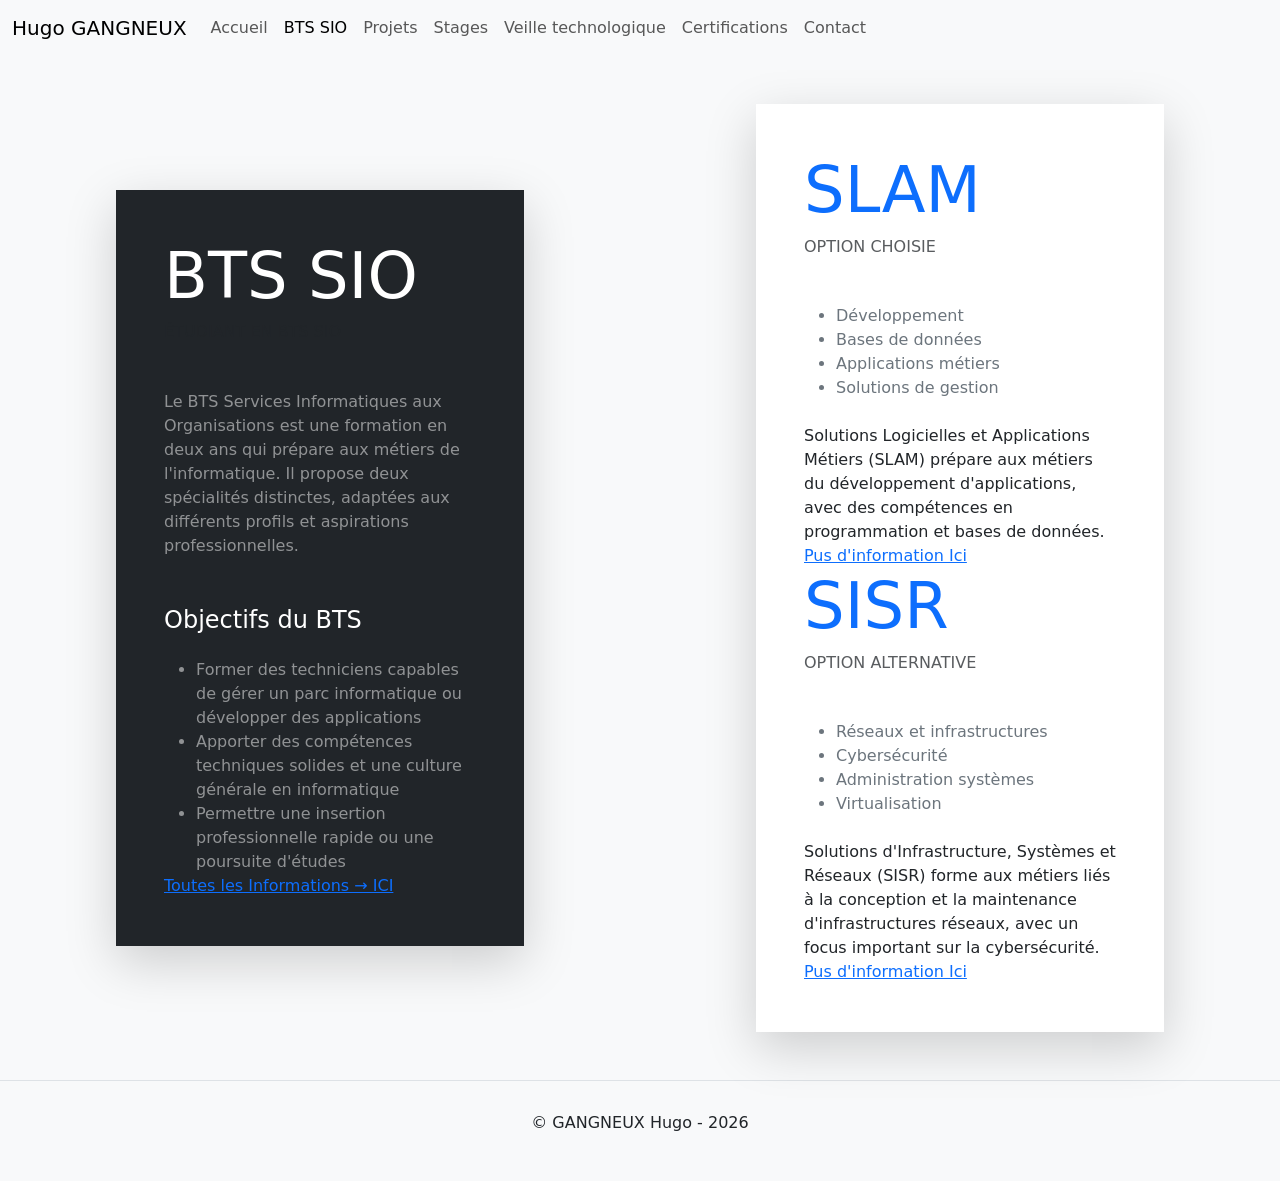
<file: bts-sio.html>
<!DOCTYPE html>
<html>
    <head>
        <meta charset="UTF-8">
        <title>Portfolio-Hugo-GANGNEUX</title>
        <meta name="viewport" content="width=device-width, initial-scale=1.0">
        <link href="https://cdn.jsdelivr.net/npm/bootstrap@5.3.8/dist/css/bootstrap.min.css" rel="stylesheet" 
              integrity="sha384-sRIl4kxILFvY47J16cr9ZwB07vP4J8+LH7qKQnuqkuIAvNWLzeN8tE5YBujZqJLB" crossorigin="anonymous">
        <link rel="stylesheet" href="https://cdn.jsdelivr.net/npm/bootstrap-icons@1.13.1/font/bootstrap-icons.min.css">
        <link rel="stylesheet" href="style.css">
    </head>
    <body>
        
        <nav class="navbar navbar-expand-lg bg-body-tertiary">
  <div class="container-fluid">
    <a class="navbar-brand" href="index.html">Hugo GANGNEUX</a>
    <button class="navbar-toggler" type="button" data-bs-toggle="collapse" data-bs-target="#menu" aria-controls="menu" aria-expanded="false" aria-label="Toggle navigation">
      <span class="navbar-toggler-icon"></span>
    </button>
    <div class="collapse navbar-collapse" id="menu">
      <ul class="navbar-nav me-auto mb-2 mb-lg-0">
        <li class="nav-item">
          <a class="nav-link" href="index.html">Accueil</a>
        </li>
        <li class="nav-item">
          <a class="nav-link active" aria-current="page" href="bts-sio.html">BTS SIO</a>
        </li>
        <li class="nav-item">
          <a class="nav-link" href="projets.html">Projets</a>
        </li>
        <li class="nav-item">
          <a class="nav-link" href="stages.html">Stages</a>
        </li>
        <li class="nav-item">
          <a class="nav-link" href="veille.html">Veille technologique</a>
        </li>
        <li class="nav-item">
          <a class="nav-link" href="certifications.html">Certifications</a>
        </li>
        <li class="nav-item">
          <a class="nav-link" href="contact.html">Contact</a>
        </li>
      </ul>
      
    </div>
  </div>
</nav><main class="container-fluid bg-light vh-100 p-0 m-0">
    <div class="row g-0 h-100">
        
        <div class="col-12 col-md-6 d-flex align-items-center justify-content-center p-md-5">
            <div class="card p-5 bg-dark shadow-lg rounded-0 border-0 w-75">
                
                <h1 class="display-3 fw-light text-white text-uppercase ls-wide mb-2">
                    BTS SIO
                </h1>
                
                <h2 class="h6 text-light text-muted text-uppercase ls-wide mb-5">
                    ÉTUDIANT EN BTS SIO
                </h2>
                
                <p class="text-white-50 fs-6 mb-5 paragraph-text">
                    Le BTS Services Informatiques aux Organisations est une formation en deux ans qui prépare aux métiers de l'informatique. Il propose deux spécialités distinctes, adaptées aux différents profils et aspirations professionnelles.
                </p>

                <h3 class="h4 fw-normal text-white mb-4">
                    Objectifs du BTS
                </h3>
                
                <ul class="text-white-50 fs-6 paragraph-text mb-0">
                    <li>Former des techniciens capables de gérer un parc informatique ou développer des applications</li>
                    <li>Apporter des compétences techniques solides et une culture générale en informatique</li>
                    <li>Permettre une insertion professionnelle rapide ou une poursuite d'études</li>
                </ul>
                <a href="https://www.letudiant.fr/etudes/bts/bts-sio-services-informatiques-aux-organisations.html"class="bs-primary-border-subtle">
                        Toutes les Informations → ICI
                    </a>
            </div>
        </div>

        <div class="col-12 col-md-6 d-flex align-items-center justify-content-center p-md-5">
            <div class="card p-5 bg-white shadow-lg rounded-0 border-0 w-75">
                <h1 class="display-3 fw-light text-primary text-uppercase ls-wide mb-2">
                    SLAM
                </h1>
                
                <h2 class="h6 text-muted text-uppercase ls-wide mb-5">
                    Option Choisie
                </h2>
                
                <ul class="text-secondary fs-6 paragraph-text mb-4">
                    <li>Développement</li>
                    <li>Bases de données</li>
                    <li>Applications métiers</li>
                    <li>Solutions de gestion</li>
                </ul>
                
                <p class="text-dark fs-6 mb-0 paragraph-text">
                    Solutions Logicielles et Applications Métiers (SLAM) prépare aux métiers du développement d'applications, avec des compétences en programmation et bases de données.
                </p>
                <a href="https://www.onisep.fr/ressources/univers-formation/formations/post-bac/bts-services-informatiques-aux-organisations-option-b-solutions-logicielles-et-applications-metiers"class="bs-primary-border-subtle">
                        Pus d'information Ici
                    </a>

                <h1 class="display-3 fw-light text-primary text-uppercase ls-wide mb-2">
                    SISR
                </h1>
                
                <h2 class="h6 text-muted text-uppercase ls-wide mb-5">
                    Option alternative
                </h2>
                
                <ul class="text-secondary fs-6 paragraph-text mb-4">
                    <li>Réseaux et infrastructures</li>
                    <li>Cybersécurité</li>
                    <li>Administration systèmes</li>
                    <li>Virtualisation</li>
                </ul>
                
                <p class="text-dark fs-6 mb-0 paragraph-text">
                    Solutions d'Infrastructure, Systèmes et Réseaux (SISR) forme aux métiers liés à la conception et la maintenance d'infrastructures réseaux, avec un focus important sur la cybersécurité.
                </p>
                <a href="https://www.onisep.fr/ressources/univers-formation/formations/post-bac/bts-services-informatiques-aux-organisations-option-a-solutions-d-infrastructure-systemes-et-reseaux"class="bs-primary-border-subtle">
                        Pus d'information Ici
                    </a>

                
                
            </div>
        </div>

    </div>
</main><footer class='text-center'>
    <p>&copy; GANGNEUX Hugo - 2026</p>

</footer>        <script src="https://cdn.jsdelivr.net/npm/bootstrap@5.3.8/dist/js/bootstrap.bundle.min.js" 
integrity="sha384-FKyoEForCGlyvwx9Hj09JcYn3nv7wiPVlz7YYwJrWVcXK/BmnVDxM+D2scQbITxI" crossorigin="anonymous"></script>
    </body>
    
</html>
</file>
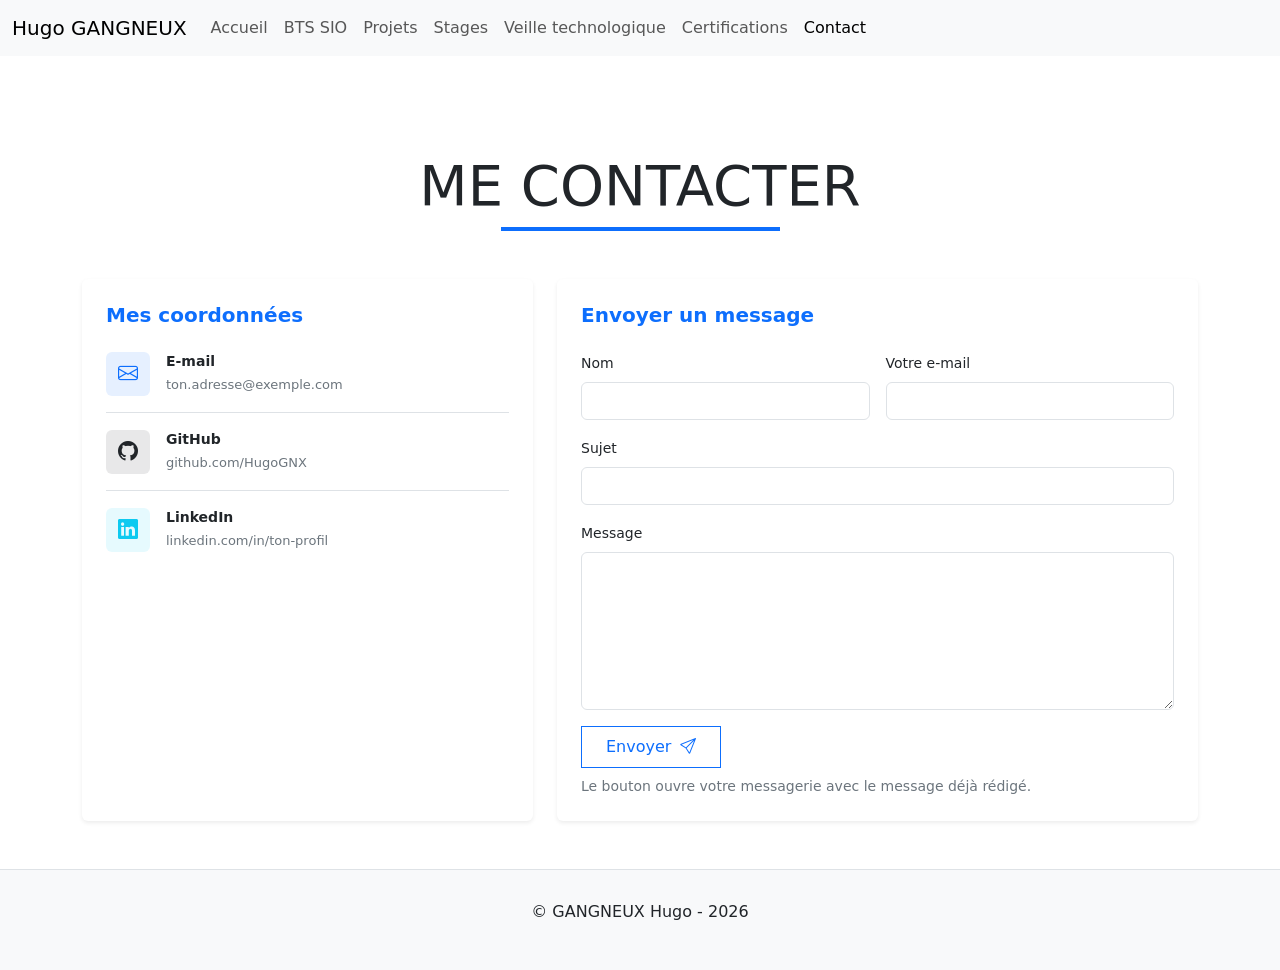
<file: contact.html>
<!DOCTYPE html>
<html>
    <head>
        <meta charset="UTF-8">
        <title>Portfolio-Hugo-GANGNEUX</title>
        <meta name="viewport" content="width=device-width, initial-scale=1.0">
        <link href="https://cdn.jsdelivr.net/npm/bootstrap@5.3.8/dist/css/bootstrap.min.css" rel="stylesheet" 
              integrity="sha384-sRIl4kxILFvY47J16cr9ZwB07vP4J8+LH7qKQnuqkuIAvNWLzeN8tE5YBujZqJLB" crossorigin="anonymous">
        <link rel="stylesheet" href="https://cdn.jsdelivr.net/npm/bootstrap-icons@1.13.1/font/bootstrap-icons.min.css">
        <link rel="stylesheet" href="style.css">
    </head>
    <body>
        
        <nav class="navbar navbar-expand-lg bg-body-tertiary">
  <div class="container-fluid">
    <a class="navbar-brand" href="index.html">Hugo GANGNEUX</a>
    <button class="navbar-toggler" type="button" data-bs-toggle="collapse" data-bs-target="#menu" aria-controls="menu" aria-expanded="false" aria-label="Toggle navigation">
      <span class="navbar-toggler-icon"></span>
    </button>
    <div class="collapse navbar-collapse" id="menu">
      <ul class="navbar-nav me-auto mb-2 mb-lg-0">
        <li class="nav-item">
          <a class="nav-link" href="index.html">Accueil</a>
        </li>
        <li class="nav-item">
          <a class="nav-link" href="bts-sio.html">BTS SIO</a>
        </li>
        <li class="nav-item">
          <a class="nav-link" href="projets.html">Projets</a>
        </li>
        <li class="nav-item">
          <a class="nav-link" href="stages.html">Stages</a>
        </li>
        <li class="nav-item">
          <a class="nav-link" href="veille.html">Veille technologique</a>
        </li>
        <li class="nav-item">
          <a class="nav-link" href="certifications.html">Certifications</a>
        </li>
        <li class="nav-item">
          <a class="nav-link active" aria-current="page" href="contact.html">Contact</a>
        </li>
      </ul>
      
    </div>
  </div>
</nav><main class="container py-5 mt-5">
    <div class="text-center mb-5">
            <h1 class="display-4 fw-light text-uppercase tracking-widest">Me Contacter</h1>
            <div class="border-top border-primary border-4 w-25 mx-auto"></div>
    </div>

    <div class="row g-4 justify-content-center">

        <!-- Coordonnées -->
        <div class="col-lg-5">
            <div class="card border-0 shadow-sm h-100 p-4">
                <h2 class="h5 fw-bold text-primary mb-4">Mes coordonnées</h2>

                <div class="d-flex align-items-center gap-3 pb-3 mb-3 border-bottom">
                    <div class="rounded-2 bg-primary bg-opacity-10 d-flex align-items-center justify-content-center flex-shrink-0" style="width:44px;height:44px;">
                        <i class="bi bi-envelope text-primary fs-5"></i>
                    </div>
                    <div>
                        <div class="fw-semibold" style="font-size:14px;">E-mail</div>
                        <!-- À MODIFIER : ton adresse e-mail (ici et dans le script en bas de page) -->
                        <a href="mailto:ton.adresse@exemple.com" id="lien-mail" class="text-secondary text-decoration-none" style="font-size:13px;">ton.adresse@exemple.com</a>
                    </div>
                </div>

                <div class="d-flex align-items-center gap-3 pb-3 mb-3 border-bottom">
                    <div class="rounded-2 bg-dark bg-opacity-10 d-flex align-items-center justify-content-center flex-shrink-0" style="width:44px;height:44px;">
                        <i class="bi bi-github text-dark fs-5"></i>
                    </div>
                    <div>
                        <div class="fw-semibold" style="font-size:14px;">GitHub</div>
                        <a href="https://github.com/HugoGNX" target="_blank" rel="noopener" class="text-secondary text-decoration-none" style="font-size:13px;">github.com/HugoGNX</a>
                    </div>
                </div>

                <div class="d-flex align-items-center gap-3">
                    <div class="rounded-2 bg-info bg-opacity-10 d-flex align-items-center justify-content-center flex-shrink-0" style="width:44px;height:44px;">
                        <i class="bi bi-linkedin text-info fs-5"></i>
                    </div>
                    <div>
                        <div class="fw-semibold" style="font-size:14px;">LinkedIn</div>
                        <!-- À MODIFIER : l'adresse de ton profil LinkedIn -->
                        <a href="https://www.linkedin.com/in/ton-profil/" target="_blank" rel="noopener" class="text-secondary text-decoration-none" style="font-size:13px;">linkedin.com/in/ton-profil</a>
                    </div>
                </div>
            </div>
        </div>

        <!-- Formulaire -->
        <div class="col-lg-7">
            <div class="card border-0 shadow-sm h-100 p-4">
                <h2 class="h5 fw-bold text-primary mb-4">Envoyer un message</h2>
                <form id="form-contact" novalidate>
                    <div class="row g-3">
                        <div class="col-md-6">
                            <label for="nom" class="form-label small">Nom</label>
                            <input type="text" class="form-control" id="nom" required>
                        </div>
                        <div class="col-md-6">
                            <label for="email" class="form-label small">Votre e-mail</label>
                            <input type="email" class="form-control" id="email" required>
                        </div>
                        <div class="col-12">
                            <label for="sujet" class="form-label small">Sujet</label>
                            <input type="text" class="form-control" id="sujet" required>
                        </div>
                        <div class="col-12">
                            <label for="message" class="form-label small">Message</label>
                            <textarea class="form-control" id="message" rows="6" required></textarea>
                        </div>
                        <div class="col-12">
                            <button type="submit" class="btn btn-outline-primary rounded-0 px-4 py-2">
                                Envoyer <i class="bi bi-send ms-1"></i>
                            </button>
                            <div class="text-secondary small mt-2">Le bouton ouvre votre messagerie avec le message déjà rédigé.</div>
                        </div>
                    </div>
                </form>
            </div>
        </div>

    </div>
</main>
<script>
    // À MODIFIER : ton adresse e-mail (la même que dans le lien ci-dessus)
    var ADRESSE_MAIL = "ton.adresse@exemple.com";

    document.getElementById('lien-mail').href = 'mailto:' + ADRESSE_MAIL;
    document.getElementById('lien-mail').textContent = ADRESSE_MAIL;

    document.getElementById('form-contact').addEventListener('submit', function (e) {
        e.preventDefault();
        var f = e.target;
        if (!f.checkValidity()) { f.classList.add('was-validated'); return; }
        var corps = document.getElementById('message').value +
            '\n\n— ' + document.getElementById('nom').value +
            ' (' + document.getElementById('email').value + ')';
        window.location.href = 'mailto:' + ADRESSE_MAIL +
            '?subject=' + encodeURIComponent(document.getElementById('sujet').value) +
            '&body=' + encodeURIComponent(corps);
    });
</script><footer class='text-center'>
    <p>&copy; GANGNEUX Hugo - 2026</p>

</footer>        <script src="https://cdn.jsdelivr.net/npm/bootstrap@5.3.8/dist/js/bootstrap.bundle.min.js" 
integrity="sha384-FKyoEForCGlyvwx9Hj09JcYn3nv7wiPVlz7YYwJrWVcXK/BmnVDxM+D2scQbITxI" crossorigin="anonymous"></script>
    </body>
    
</html>
</file>
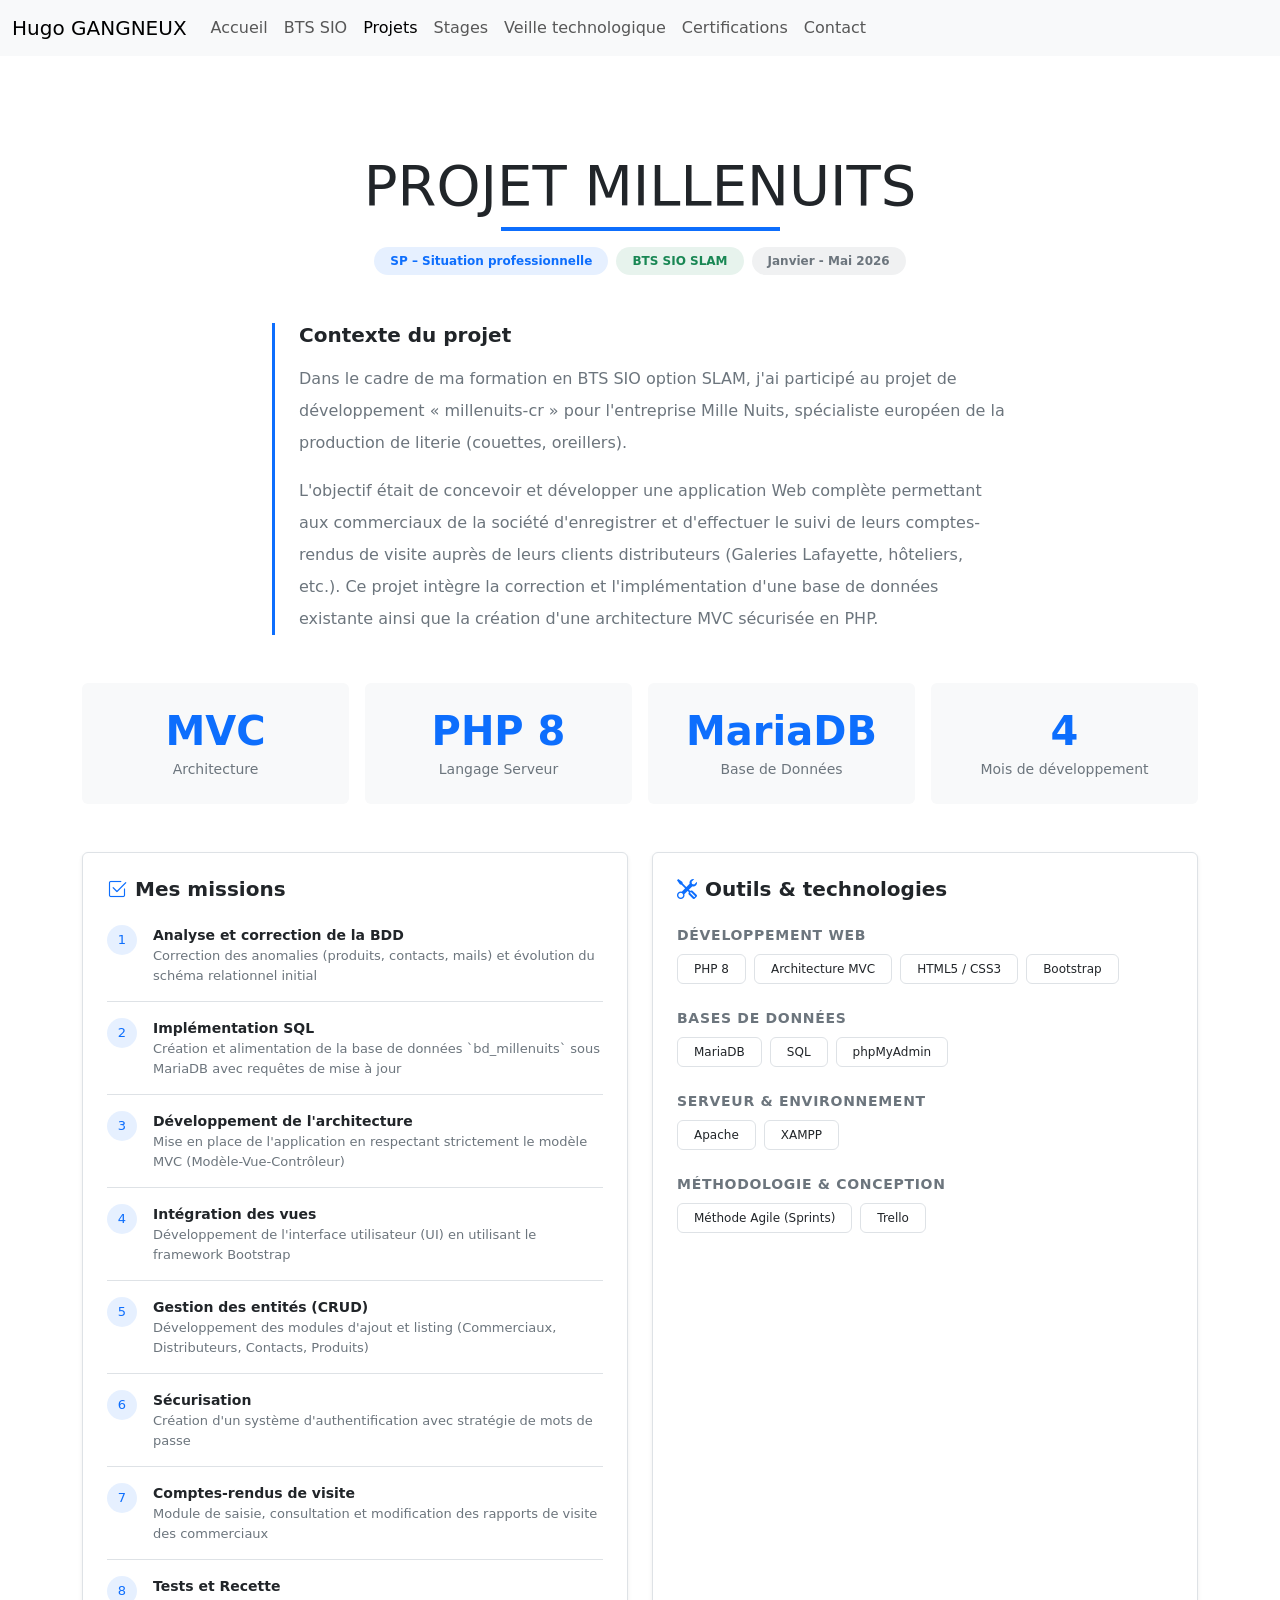
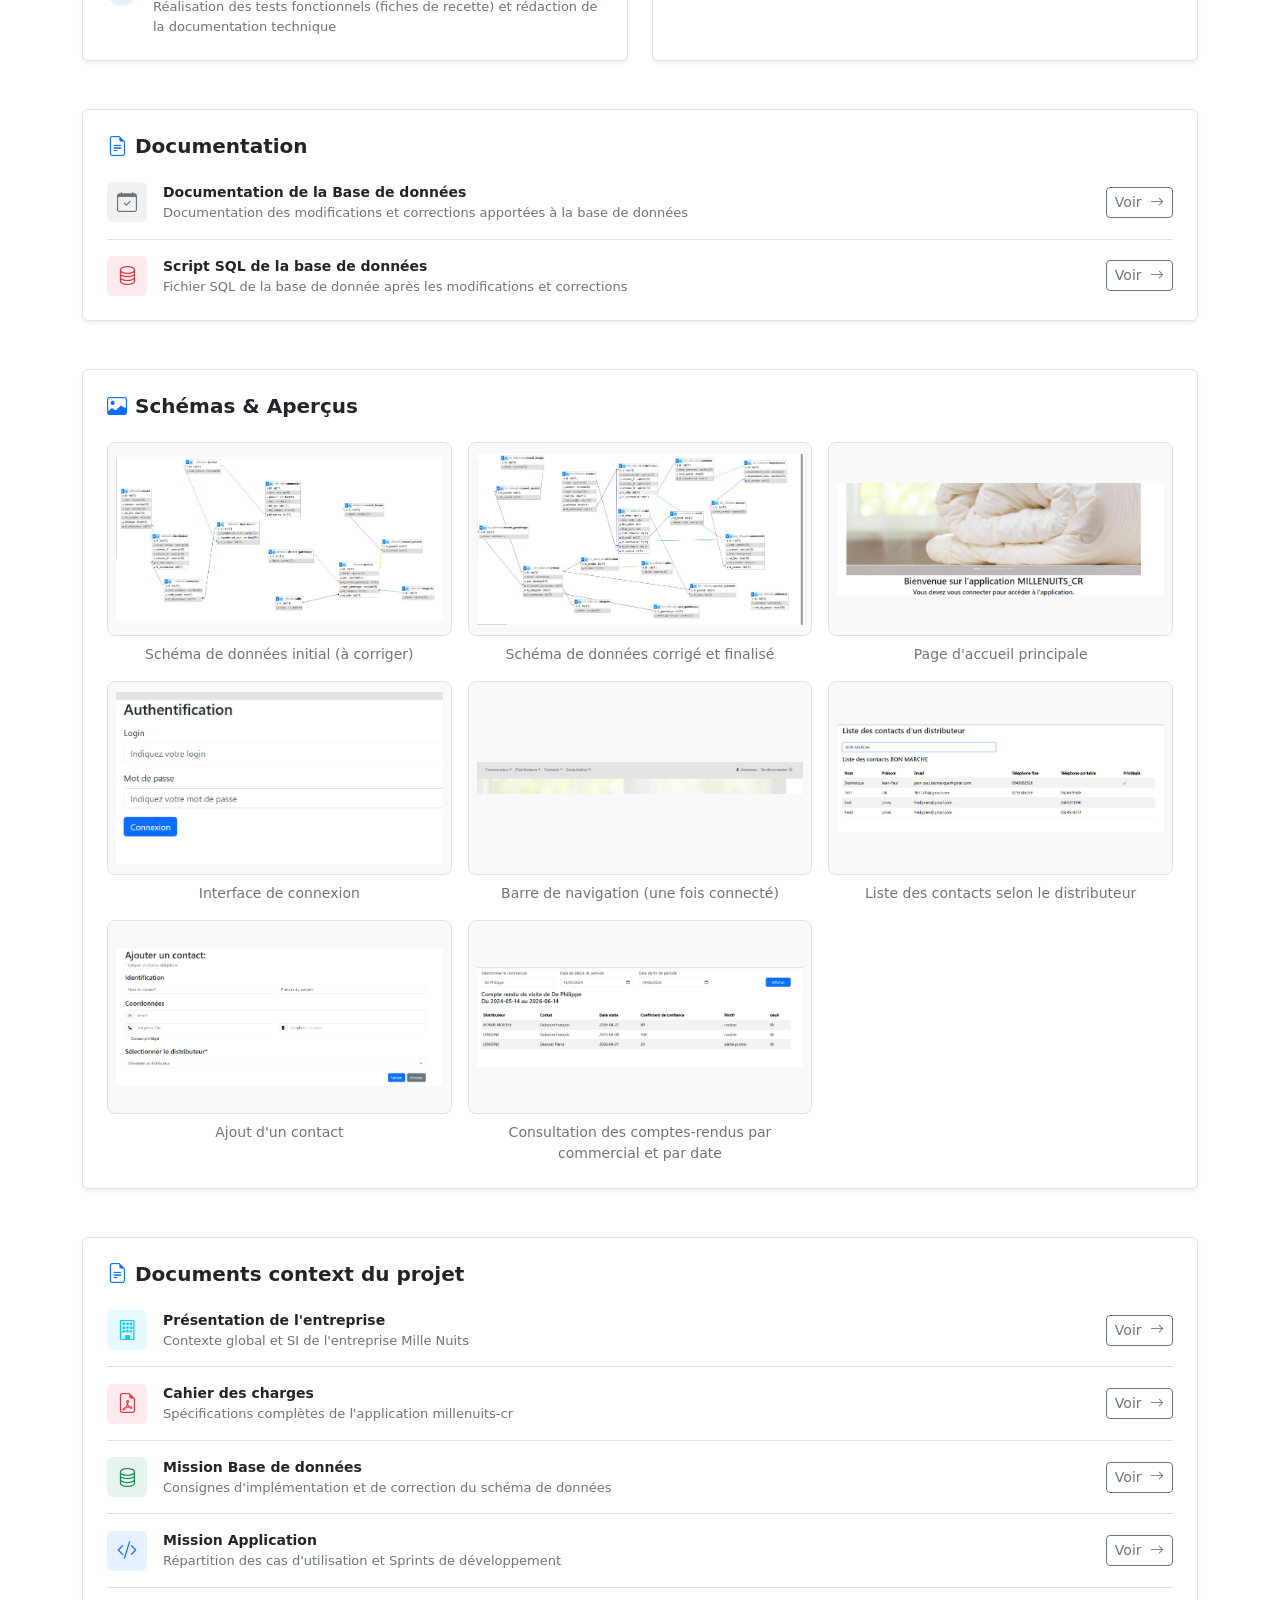
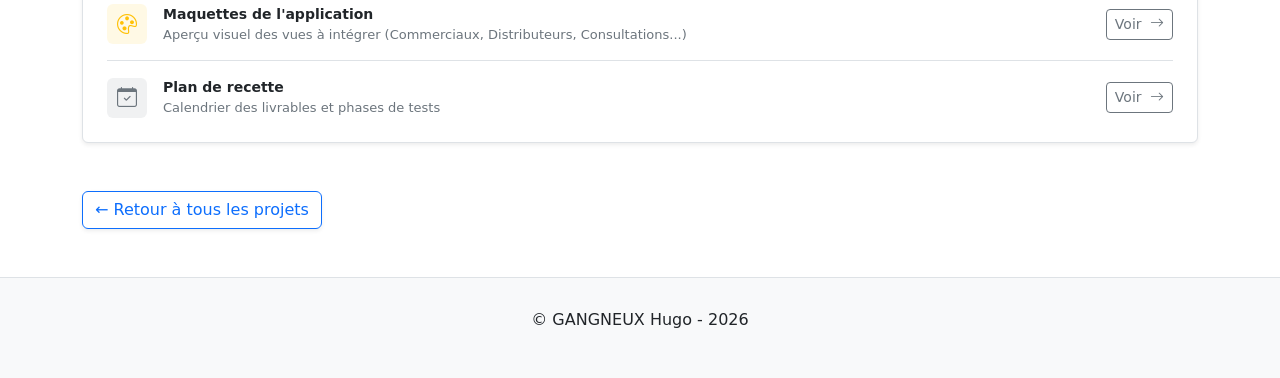
<file: projet-millenuits.html>
<!DOCTYPE html>
<html>
    <head>
        <meta charset="UTF-8">
        <title>Portfolio-Hugo-GANGNEUX</title>
        <meta name="viewport" content="width=device-width, initial-scale=1.0">
        <link href="https://cdn.jsdelivr.net/npm/bootstrap@5.3.8/dist/css/bootstrap.min.css" rel="stylesheet" 
              integrity="sha384-sRIl4kxILFvY47J16cr9ZwB07vP4J8+LH7qKQnuqkuIAvNWLzeN8tE5YBujZqJLB" crossorigin="anonymous">
        <link rel="stylesheet" href="https://cdn.jsdelivr.net/npm/bootstrap-icons@1.13.1/font/bootstrap-icons.min.css">
        <link rel="stylesheet" href="style.css">
    </head>
    <body>
        
        <nav class="navbar navbar-expand-lg bg-body-tertiary">
  <div class="container-fluid">
    <a class="navbar-brand" href="index.html">Hugo GANGNEUX</a>
    <button class="navbar-toggler" type="button" data-bs-toggle="collapse" data-bs-target="#menu" aria-controls="menu" aria-expanded="false" aria-label="Toggle navigation">
      <span class="navbar-toggler-icon"></span>
    </button>
    <div class="collapse navbar-collapse" id="menu">
      <ul class="navbar-nav me-auto mb-2 mb-lg-0">
        <li class="nav-item">
          <a class="nav-link" href="index.html">Accueil</a>
        </li>
        <li class="nav-item">
          <a class="nav-link" href="bts-sio.html">BTS SIO</a>
        </li>
        <li class="nav-item">
          <a class="nav-link active" aria-current="page" href="projets.html">Projets</a>
        </li>
        <li class="nav-item">
          <a class="nav-link" href="stages.html">Stages</a>
        </li>
        <li class="nav-item">
          <a class="nav-link" href="veille.html">Veille technologique</a>
        </li>
        <li class="nav-item">
          <a class="nav-link" href="certifications.html">Certifications</a>
        </li>
        <li class="nav-item">
          <a class="nav-link" href="contact.html">Contact</a>
        </li>
      </ul>
      
    </div>
  </div>
</nav><main class="container py-5 mt-5">
 
    <div class="text-center mb-5">
        <h1 class="display-4 fw-light text-uppercase tracking-widest">Projet MILLENUITS</h1>
        <div class="border-top border-primary border-4 w-25 mx-auto mb-3"></div>
        <div class="d-flex justify-content-center gap-2 flex-wrap">
            <span class="badge rounded-pill bg-primary bg-opacity-10 text-primary px-3 py-2">SP – Situation professionnelle</span>
            <span class="badge rounded-pill bg-success bg-opacity-10 text-success px-3 py-2">BTS SIO SLAM</span>
            <span class="badge rounded-pill bg-secondary bg-opacity-10 text-secondary px-3 py-2">Janvier - Mai 2026</span>
        </div>
    </div>
 
    <div class="row mb-5">
        <div class="col-lg-8 mx-auto">
            <div class="border-start border-primary border-3 ps-4">
                <h2 class="h5 fw-semibold mb-3">Contexte du projet</h2>
                <p class="text-secondary lh-lg">
                    Dans le cadre de ma formation en BTS SIO option SLAM, j'ai participé au projet de développement « millenuits-cr » pour l'entreprise Mille Nuits, spécialiste européen de la production de literie (couettes, oreillers).
                </p>
                <p class="text-secondary lh-lg mb-0">
                    L'objectif était de concevoir et développer une application Web complète permettant aux commerciaux de la société d'enregistrer et d'effectuer le suivi de leurs comptes-rendus de visite auprès de leurs clients distributeurs (Galeries Lafayette, hôteliers, etc.). Ce projet intègre la correction et l'implémentation d'une base de données existante ainsi que la création d'une architecture MVC sécurisée en PHP.
                </p>
            </div>
        </div>
    </div>
 
    <div class="row g-3 mb-5 text-center">
        <div class="col-6 col-md-3">
            <div class="card h-100 border-0 bg-light">
                <div class="card-body py-4">
                    <div class="display-6 fw-semibold text-primary">MVC</div>
                    <div class="text-secondary small mt-1">Architecture</div>
                </div>
            </div>
        </div>
        <div class="col-6 col-md-3">
            <div class="card h-100 border-0 bg-light">
                <div class="card-body py-4">
                    <div class="display-6 fw-semibold text-primary">PHP 8</div>
                    <div class="text-secondary small mt-1">Langage Serveur</div>
                </div>
            </div>
        </div>
        <div class="col-6 col-md-3">
            <div class="card h-100 border-0 bg-light">
                <div class="card-body py-4">
                    <div class="display-6 fw-semibold text-primary">MariaDB</div>
                    <div class="text-secondary small mt-1">Base de Données</div>
                </div>
            </div>
        </div>
        <div class="col-6 col-md-3">
            <div class="card h-100 border-0 bg-light">
                <div class="card-body py-4">
                    <div class="display-6 fw-semibold text-primary">4</div>
                    <div class="text-secondary small mt-1">Mois de développement</div>
                </div>
            </div>
        </div>
    </div>
 
    <div class="row g-4 mb-5">
 
        <div class="col-lg-6">
            <div class="card h-100 border shadow-sm">
                <div class="card-body p-4">
                    <h2 class="h5 fw-semibold mb-4">
                        <i class="bi bi-check2-square text-primary me-2"></i>Mes missions
                    </h2>
                                        <div class="d-flex gap-3 align-items-start pb-3 mb-3 border-bottom">
                        <div class="rounded-circle bg-primary bg-opacity-10 text-primary d-flex align-items-center justify-content-center flex-shrink-0"
                             style="width:30px;height:30px;font-size:13px;font-weight:500;">
                            1                        </div>
                        <div>
                            <div class="fw-semibold" style="font-size:14px;">Analyse et correction de la BDD</div>
                            <div class="text-secondary" style="font-size:13px;">Correction des anomalies (produits, contacts, mails) et évolution du schéma relationnel initial</div>
                        </div>
                    </div>
                                        <div class="d-flex gap-3 align-items-start pb-3 mb-3 border-bottom">
                        <div class="rounded-circle bg-primary bg-opacity-10 text-primary d-flex align-items-center justify-content-center flex-shrink-0"
                             style="width:30px;height:30px;font-size:13px;font-weight:500;">
                            2                        </div>
                        <div>
                            <div class="fw-semibold" style="font-size:14px;">Implémentation SQL</div>
                            <div class="text-secondary" style="font-size:13px;">Création et alimentation de la base de données `bd_millenuits` sous MariaDB avec requêtes de mise à jour</div>
                        </div>
                    </div>
                                        <div class="d-flex gap-3 align-items-start pb-3 mb-3 border-bottom">
                        <div class="rounded-circle bg-primary bg-opacity-10 text-primary d-flex align-items-center justify-content-center flex-shrink-0"
                             style="width:30px;height:30px;font-size:13px;font-weight:500;">
                            3                        </div>
                        <div>
                            <div class="fw-semibold" style="font-size:14px;">Développement de l'architecture</div>
                            <div class="text-secondary" style="font-size:13px;">Mise en place de l'application en respectant strictement le modèle MVC (Modèle-Vue-Contrôleur)</div>
                        </div>
                    </div>
                                        <div class="d-flex gap-3 align-items-start pb-3 mb-3 border-bottom">
                        <div class="rounded-circle bg-primary bg-opacity-10 text-primary d-flex align-items-center justify-content-center flex-shrink-0"
                             style="width:30px;height:30px;font-size:13px;font-weight:500;">
                            4                        </div>
                        <div>
                            <div class="fw-semibold" style="font-size:14px;">Intégration des vues</div>
                            <div class="text-secondary" style="font-size:13px;">Développement de l'interface utilisateur (UI) en utilisant le framework Bootstrap</div>
                        </div>
                    </div>
                                        <div class="d-flex gap-3 align-items-start pb-3 mb-3 border-bottom">
                        <div class="rounded-circle bg-primary bg-opacity-10 text-primary d-flex align-items-center justify-content-center flex-shrink-0"
                             style="width:30px;height:30px;font-size:13px;font-weight:500;">
                            5                        </div>
                        <div>
                            <div class="fw-semibold" style="font-size:14px;">Gestion des entités (CRUD)</div>
                            <div class="text-secondary" style="font-size:13px;">Développement des modules d'ajout et listing (Commerciaux, Distributeurs, Contacts, Produits)</div>
                        </div>
                    </div>
                                        <div class="d-flex gap-3 align-items-start pb-3 mb-3 border-bottom">
                        <div class="rounded-circle bg-primary bg-opacity-10 text-primary d-flex align-items-center justify-content-center flex-shrink-0"
                             style="width:30px;height:30px;font-size:13px;font-weight:500;">
                            6                        </div>
                        <div>
                            <div class="fw-semibold" style="font-size:14px;">Sécurisation</div>
                            <div class="text-secondary" style="font-size:13px;">Création d'un système d'authentification avec stratégie de mots de passe</div>
                        </div>
                    </div>
                                        <div class="d-flex gap-3 align-items-start pb-3 mb-3 border-bottom">
                        <div class="rounded-circle bg-primary bg-opacity-10 text-primary d-flex align-items-center justify-content-center flex-shrink-0"
                             style="width:30px;height:30px;font-size:13px;font-weight:500;">
                            7                        </div>
                        <div>
                            <div class="fw-semibold" style="font-size:14px;">Comptes-rendus de visite</div>
                            <div class="text-secondary" style="font-size:13px;">Module de saisie, consultation et modification des rapports de visite des commerciaux</div>
                        </div>
                    </div>
                                        <div class="d-flex gap-3 align-items-start ">
                        <div class="rounded-circle bg-primary bg-opacity-10 text-primary d-flex align-items-center justify-content-center flex-shrink-0"
                             style="width:30px;height:30px;font-size:13px;font-weight:500;">
                            8                        </div>
                        <div>
                            <div class="fw-semibold" style="font-size:14px;">Tests et Recette</div>
                            <div class="text-secondary" style="font-size:13px;">Réalisation des tests fonctionnels (fiches de recette) et rédaction de la documentation technique</div>
                        </div>
                    </div>
                                    </div>
            </div>
        </div>
 
        <div class="col-lg-6">
            <div class="card h-100 border shadow-sm">
                <div class="card-body p-4">
                    <h2 class="h5 fw-semibold mb-4">
                        <i class="bi bi-tools text-primary me-2"></i>Outils & technologies
                    </h2>
 
                    <p class="text-secondary small mb-2 text-uppercase fw-semibold" style="letter-spacing:.05em;">Développement Web</p>
                    <div class="d-flex flex-wrap gap-2 mb-4">
                        <span class="badge border text-body fw-normal px-3 py-2">PHP 8</span>
                        <span class="badge border text-body fw-normal px-3 py-2">Architecture MVC</span>
                        <span class="badge border text-body fw-normal px-3 py-2">HTML5 / CSS3</span>
                        <span class="badge border text-body fw-normal px-3 py-2">Bootstrap</span>
                    </div>
 
                    <p class="text-secondary small mb-2 text-uppercase fw-semibold" style="letter-spacing:.05em;">Bases de données</p>
                    <div class="d-flex flex-wrap gap-2 mb-4">
                        <span class="badge border text-body fw-normal px-3 py-2">MariaDB</span>
                        <span class="badge border text-body fw-normal px-3 py-2">SQL</span>
                        <span class="badge border text-body fw-normal px-3 py-2">phpMyAdmin</span>
                    </div>
 
                    <p class="text-secondary small mb-2 text-uppercase fw-semibold" style="letter-spacing:.05em;">Serveur & Environnement</p>
                    <div class="d-flex flex-wrap gap-2 mb-4">
                        <span class="badge border text-body fw-normal px-3 py-2">Apache</span>
                        <span class="badge border text-body fw-normal px-3 py-2">XAMPP</span>
                    </div>
 
                    <p class="text-secondary small mb-2 text-uppercase fw-semibold" style="letter-spacing:.05em;">Méthodologie & Conception</p>
                    <div class="d-flex flex-wrap gap-2">
                        <span class="badge border text-body fw-normal px-3 py-2">Méthode Agile (Sprints)</span>
                        <span class="badge border text-body fw-normal px-3 py-2">Trello</span>
                    </div>
                </div>
            </div>
        </div>
    </div>
        <div class="card border shadow-sm mb-5">
        <div class="card-body p-4">
            <h2 class="h5 fw-semibold mb-4">
                <i class="bi bi-file-earmark-text text-primary me-2"></i>Documentation
            </h2>
                        <div class="d-flex align-items-center gap-3 pb-3 mb-3 border-bottom">
                <div class="rounded-2 bg-secondary bg-opacity-10 d-flex align-items-center justify-content-center flex-shrink-0"
                     style="width:40px;height:40px;">
                    <i class="bi bi-calendar-check text-secondary fs-5"></i>
                </div>
                <div class="flex-grow-1">
                    <div class="fw-semibold" style="font-size:14px;">Documentation de la Base de données</div>
                    <div class="text-secondary" style="font-size:13px;">Documentation des modifications et corrections apportées à la base de données</div>
                </div>
                <a href="assets/Projet_site_Millenuit/MilleNuits_Documentation_BDD.pdf" target="_blank" class="btn btn-sm btn-outline-secondary">
                    Voir <i class="bi bi-arrow-right ms-1"></i>
                </a>
            </div>
                        <div class="d-flex align-items-center gap-3 ">
                <div class="rounded-2 bg-danger bg-opacity-10 d-flex align-items-center justify-content-center flex-shrink-0"
                     style="width:40px;height:40px;">
                    <i class="bi bi-database text-danger fs-5"></i>
                </div>
                <div class="flex-grow-1">
                    <div class="fw-semibold" style="font-size:14px;">Script SQL de la base de données</div>
                    <div class="text-secondary" style="font-size:13px;">Fichier SQL de la base de donnée après les modifications et corrections</div>
                </div>
                <a href="assets/Projet_site_Millenuit/bd_millenuits.sql" target="_blank" class="btn btn-sm btn-outline-secondary">
                    Voir <i class="bi bi-arrow-right ms-1"></i>
                </a>
            </div>
                    </div>
    </div>
 

 
    <div class="card border shadow-sm mb-5">
        <div class="card-body p-4">
            <h2 class="h5 fw-semibold mb-4">
                <i class="bi bi-image text-primary me-2"></i>Schémas & Aperçus
            </h2>
            <div class="row g-3">
                                <div class="col-md-4">
                    <div class="rounded-3 overflow-hidden border bg-light" style="aspect-ratio:16/9;">
                        <img src="assets/Projet_site_Millenuit/Schema_BDD_Millenuit_Depart.png" alt="Schéma de données initial (à corriger)"
                             class="w-100 h-100 object-fit-contain p-2 hover-zoom"
                             style="cursor: pointer;"
                             onerror="this.parentElement.innerHTML='<div class=\'d-flex flex-column align-items-center justify-content-center h-100 text-secondary\'><i class=\'bi bi-image fs-2 mb-2\'></i><span class=\'small px-2 text-center\'>Schéma de données initial (à corriger)</span></div>'">
                    </div>
                    <p class="text-secondary small text-center mt-2 mb-0">Schéma de données initial (à corriger)</p>
                </div>
                                <div class="col-md-4">
                    <div class="rounded-3 overflow-hidden border bg-light" style="aspect-ratio:16/9;">
                        <img src="assets/Projet_site_Millenuit/Schema_BDD_Millenuit_Fin.png" alt="Schéma de données corrigé et finalisé"
                             class="w-100 h-100 object-fit-contain p-2 hover-zoom"
                             style="cursor: pointer;"
                             onerror="this.parentElement.innerHTML='<div class=\'d-flex flex-column align-items-center justify-content-center h-100 text-secondary\'><i class=\'bi bi-image fs-2 mb-2\'></i><span class=\'small px-2 text-center\'>Schéma de données corrigé et finalisé</span></div>'">
                    </div>
                    <p class="text-secondary small text-center mt-2 mb-0">Schéma de données corrigé et finalisé</p>
                </div>
                                <div class="col-md-4">
                    <div class="rounded-3 overflow-hidden border bg-light" style="aspect-ratio:16/9;">
                        <img src="assets/Projet_site_Millenuit/Accueil.png" alt="Page d'accueil principale"
                             class="w-100 h-100 object-fit-contain p-2 hover-zoom"
                             style="cursor: pointer;"
                             onerror="this.parentElement.innerHTML='<div class=\'d-flex flex-column align-items-center justify-content-center h-100 text-secondary\'><i class=\'bi bi-image fs-2 mb-2\'></i><span class=\'small px-2 text-center\'>Page d'accueil principale</span></div>'">
                    </div>
                    <p class="text-secondary small text-center mt-2 mb-0">Page d'accueil principale</p>
                </div>
                                <div class="col-md-4">
                    <div class="rounded-3 overflow-hidden border bg-light" style="aspect-ratio:16/9;">
                        <img src="assets/Projet_site_Millenuit/Authentification.png" alt="Interface de connexion"
                             class="w-100 h-100 object-fit-contain p-2 hover-zoom"
                             style="cursor: pointer;"
                             onerror="this.parentElement.innerHTML='<div class=\'d-flex flex-column align-items-center justify-content-center h-100 text-secondary\'><i class=\'bi bi-image fs-2 mb-2\'></i><span class=\'small px-2 text-center\'>Interface de connexion</span></div>'">
                    </div>
                    <p class="text-secondary small text-center mt-2 mb-0">Interface de connexion</p>
                </div>
                                <div class="col-md-4">
                    <div class="rounded-3 overflow-hidden border bg-light" style="aspect-ratio:16/9;">
                        <img src="assets/Projet_site_Millenuit/navbar_connecte.png" alt="Barre de navigation (une fois connecté)"
                             class="w-100 h-100 object-fit-contain p-2 hover-zoom"
                             style="cursor: pointer;"
                             onerror="this.parentElement.innerHTML='<div class=\'d-flex flex-column align-items-center justify-content-center h-100 text-secondary\'><i class=\'bi bi-image fs-2 mb-2\'></i><span class=\'small px-2 text-center\'>Barre de navigation (une fois connecté)</span></div>'">
                    </div>
                    <p class="text-secondary small text-center mt-2 mb-0">Barre de navigation (une fois connecté)</p>
                </div>
                                <div class="col-md-4">
                    <div class="rounded-3 overflow-hidden border bg-light" style="aspect-ratio:16/9;">
                        <img src="assets/Projet_site_Millenuit/liste_contatc.png" alt="Liste des contacts selon le distributeur"
                             class="w-100 h-100 object-fit-contain p-2 hover-zoom"
                             style="cursor: pointer;"
                             onerror="this.parentElement.innerHTML='<div class=\'d-flex flex-column align-items-center justify-content-center h-100 text-secondary\'><i class=\'bi bi-image fs-2 mb-2\'></i><span class=\'small px-2 text-center\'>Liste des contacts selon le distributeur</span></div>'">
                    </div>
                    <p class="text-secondary small text-center mt-2 mb-0">Liste des contacts selon le distributeur</p>
                </div>
                                <div class="col-md-4">
                    <div class="rounded-3 overflow-hidden border bg-light" style="aspect-ratio:16/9;">
                        <img src="assets/Projet_site_Millenuit/ajout_contatc.png" alt="Ajout d'un contact"
                             class="w-100 h-100 object-fit-contain p-2 hover-zoom"
                             style="cursor: pointer;"
                             onerror="this.parentElement.innerHTML='<div class=\'d-flex flex-column align-items-center justify-content-center h-100 text-secondary\'><i class=\'bi bi-image fs-2 mb-2\'></i><span class=\'small px-2 text-center\'>Ajout d'un contact</span></div>'">
                    </div>
                    <p class="text-secondary small text-center mt-2 mb-0">Ajout d'un contact</p>
                </div>
                                <div class="col-md-4">
                    <div class="rounded-3 overflow-hidden border bg-light" style="aspect-ratio:16/9;">
                        <img src="assets/Projet_site_Millenuit/compte_rendu.png" alt="Consultation des comptes-rendus par commercial et par date"
                             class="w-100 h-100 object-fit-contain p-2 hover-zoom"
                             style="cursor: pointer;"
                             onerror="this.parentElement.innerHTML='<div class=\'d-flex flex-column align-items-center justify-content-center h-100 text-secondary\'><i class=\'bi bi-image fs-2 mb-2\'></i><span class=\'small px-2 text-center\'>Consultation des comptes-rendus par commercial et par date</span></div>'">
                    </div>
                    <p class="text-secondary small text-center mt-2 mb-0">Consultation des comptes-rendus par commercial et par date</p>
                </div>
                            </div>
        </div>
    </div>

    <div class="card border shadow-sm mb-5">
        <div class="card-body p-4">
            <h2 class="h5 fw-semibold mb-4">
                <i class="bi bi-file-earmark-text text-primary me-2"></i>Documents context du projet
            </h2>
                        <div class="d-flex align-items-center gap-3 pb-3 mb-3 border-bottom">
                <div class="rounded-2 bg-info bg-opacity-10 d-flex align-items-center justify-content-center flex-shrink-0"
                     style="width:40px;height:40px;">
                    <i class="bi bi-building text-info fs-5"></i>
                </div>
                <div class="flex-grow-1">
                    <div class="fw-semibold" style="font-size:14px;">Présentation de l'entreprise</div>
                    <div class="text-secondary" style="font-size:13px;">Contexte global et SI de l'entreprise Mille Nuits</div>
                </div>
                <a href="assets/Projet_site_Millenuit/MilleNuits_Présentation_entreprise.pdf" target="_blank" class="btn btn-sm btn-outline-secondary">
                    Voir <i class="bi bi-arrow-right ms-1"></i>
                </a>
            </div>
                        <div class="d-flex align-items-center gap-3 pb-3 mb-3 border-bottom">
                <div class="rounded-2 bg-danger bg-opacity-10 d-flex align-items-center justify-content-center flex-shrink-0"
                     style="width:40px;height:40px;">
                    <i class="bi bi-file-earmark-pdf text-danger fs-5"></i>
                </div>
                <div class="flex-grow-1">
                    <div class="fw-semibold" style="font-size:14px;">Cahier des charges</div>
                    <div class="text-secondary" style="font-size:13px;">Spécifications complètes de l'application millenuits-cr</div>
                </div>
                <a href="assets/Projet_site_Millenuit/Millenuits_cahier_des_charges.pdf" target="_blank" class="btn btn-sm btn-outline-secondary">
                    Voir <i class="bi bi-arrow-right ms-1"></i>
                </a>
            </div>
                        <div class="d-flex align-items-center gap-3 pb-3 mb-3 border-bottom">
                <div class="rounded-2 bg-success bg-opacity-10 d-flex align-items-center justify-content-center flex-shrink-0"
                     style="width:40px;height:40px;">
                    <i class="bi bi-database text-success fs-5"></i>
                </div>
                <div class="flex-grow-1">
                    <div class="fw-semibold" style="font-size:14px;">Mission Base de données</div>
                    <div class="text-secondary" style="font-size:13px;">Consignes d'implémentation et de correction du schéma de données</div>
                </div>
                <a href="assets/Projet_site_Millenuit/MilleNuits_MissionBD.pdf" target="_blank" class="btn btn-sm btn-outline-secondary">
                    Voir <i class="bi bi-arrow-right ms-1"></i>
                </a>
            </div>
                        <div class="d-flex align-items-center gap-3 pb-3 mb-3 border-bottom">
                <div class="rounded-2 bg-primary bg-opacity-10 d-flex align-items-center justify-content-center flex-shrink-0"
                     style="width:40px;height:40px;">
                    <i class="bi bi-code-slash text-primary fs-5"></i>
                </div>
                <div class="flex-grow-1">
                    <div class="fw-semibold" style="font-size:14px;">Mission Application</div>
                    <div class="text-secondary" style="font-size:13px;">Répartition des cas d'utilisation et Sprints de développement</div>
                </div>
                <a href="assets/Projet_site_Millenuit/MilleNuits_MissionApplication.pdf" target="_blank" class="btn btn-sm btn-outline-secondary">
                    Voir <i class="bi bi-arrow-right ms-1"></i>
                </a>
            </div>
                        <div class="d-flex align-items-center gap-3 pb-3 mb-3 border-bottom">
                <div class="rounded-2 bg-warning bg-opacity-10 d-flex align-items-center justify-content-center flex-shrink-0"
                     style="width:40px;height:40px;">
                    <i class="bi bi-palette text-warning fs-5"></i>
                </div>
                <div class="flex-grow-1">
                    <div class="fw-semibold" style="font-size:14px;">Maquettes de l'application</div>
                    <div class="text-secondary" style="font-size:13px;">Aperçu visuel des vues à intégrer (Commerciaux, Distributeurs, Consultations...)</div>
                </div>
                <a href="assets/Projet_site_Millenuit/Maquettes_MILLENUITS_CR.pdf" target="_blank" class="btn btn-sm btn-outline-secondary">
                    Voir <i class="bi bi-arrow-right ms-1"></i>
                </a>
            </div>
                        <div class="d-flex align-items-center gap-3 ">
                <div class="rounded-2 bg-secondary bg-opacity-10 d-flex align-items-center justify-content-center flex-shrink-0"
                     style="width:40px;height:40px;">
                    <i class="bi bi-calendar-check text-secondary fs-5"></i>
                </div>
                <div class="flex-grow-1">
                    <div class="fw-semibold" style="font-size:14px;">Plan de recette</div>
                    <div class="text-secondary" style="font-size:13px;">Calendrier des livrables et phases de tests</div>
                </div>
                <a href="assets/Projet_site_Millenuit/MilleNuits_recettes.pdf" target="_blank" class="btn btn-sm btn-outline-secondary">
                    Voir <i class="bi bi-arrow-right ms-1"></i>
                </a>
            </div>
                    </div>
    </div>
 
    <div class="mt-2">
        <a href="projets.html" class="btn btn-outline-primary shadow-sm">
            ← Retour à tous les projets
        </a>
    </div>
 
</main><footer class='text-center'>
    <p>&copy; GANGNEUX Hugo - 2026</p>

</footer>        <script src="https://cdn.jsdelivr.net/npm/bootstrap@5.3.8/dist/js/bootstrap.bundle.min.js" 
integrity="sha384-FKyoEForCGlyvwx9Hj09JcYn3nv7wiPVlz7YYwJrWVcXK/BmnVDxM+D2scQbITxI" crossorigin="anonymous"></script>
    </body>
    
</html>
</file>
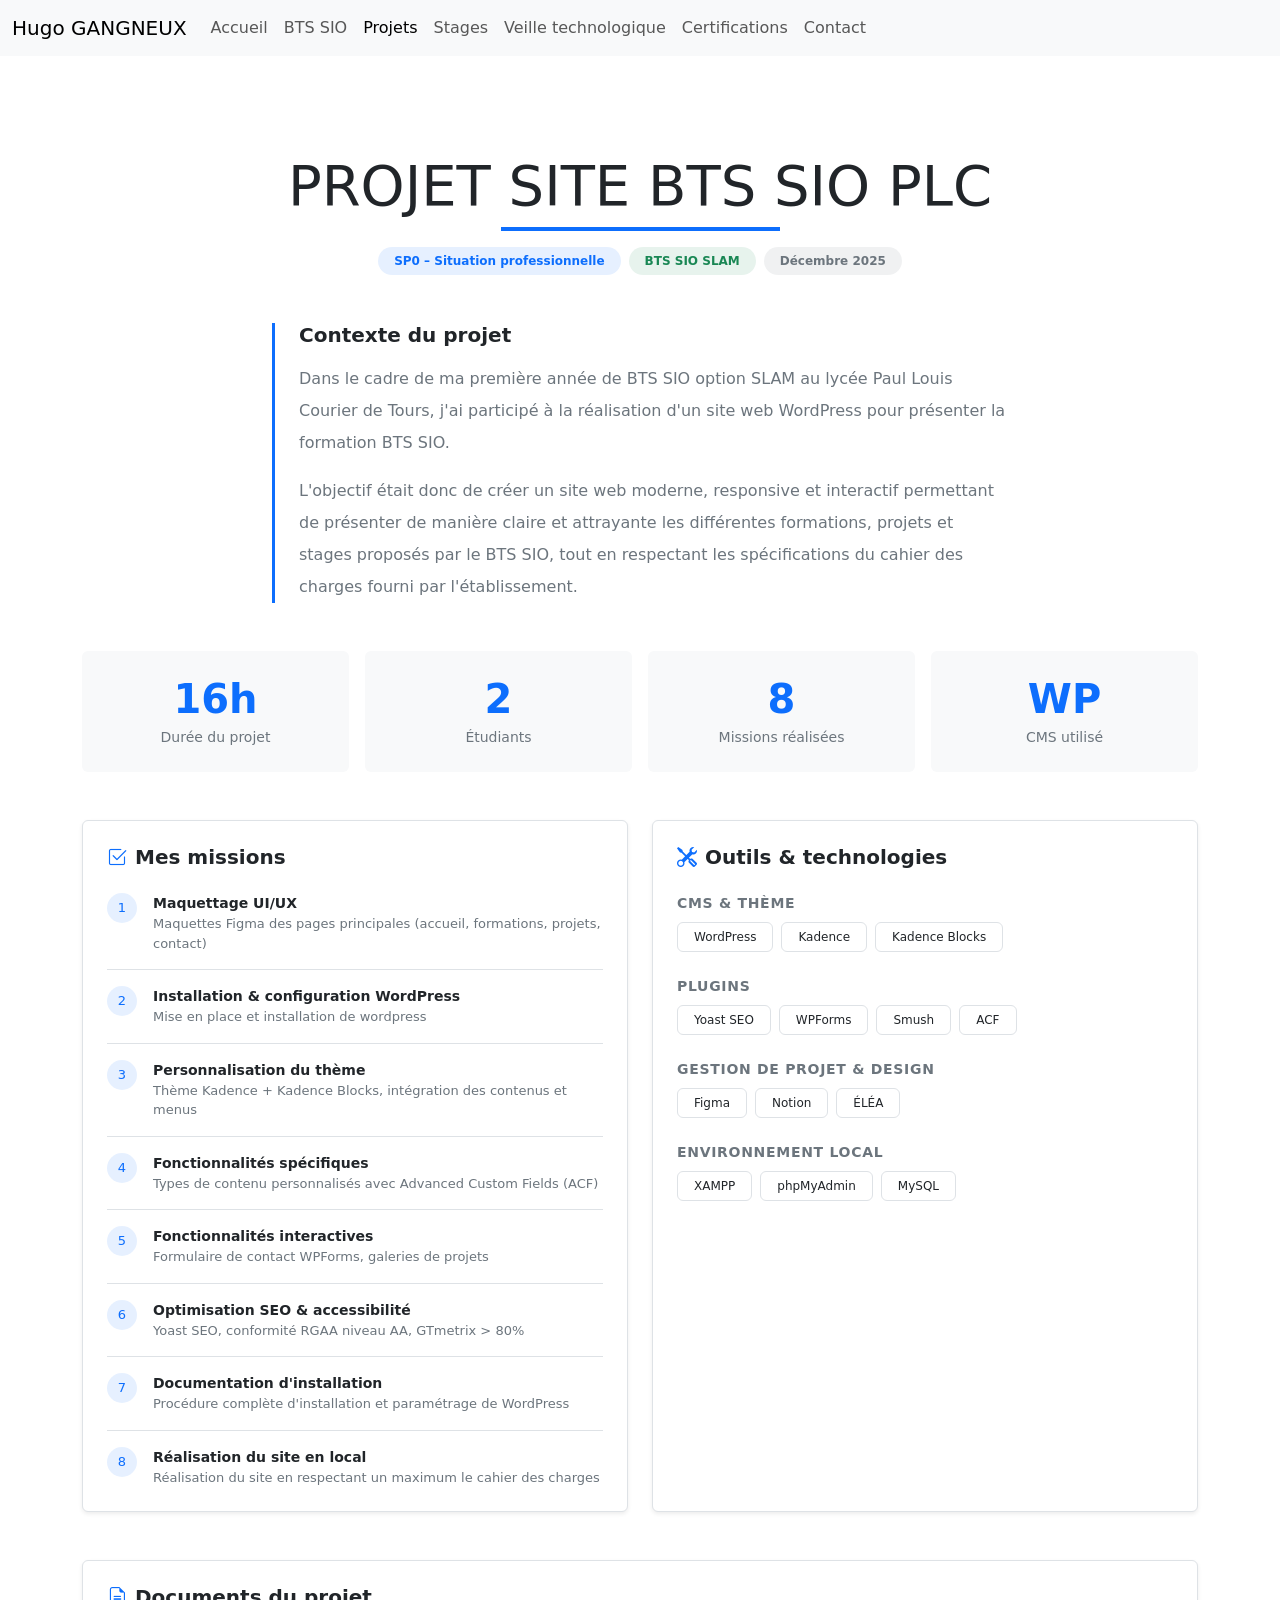
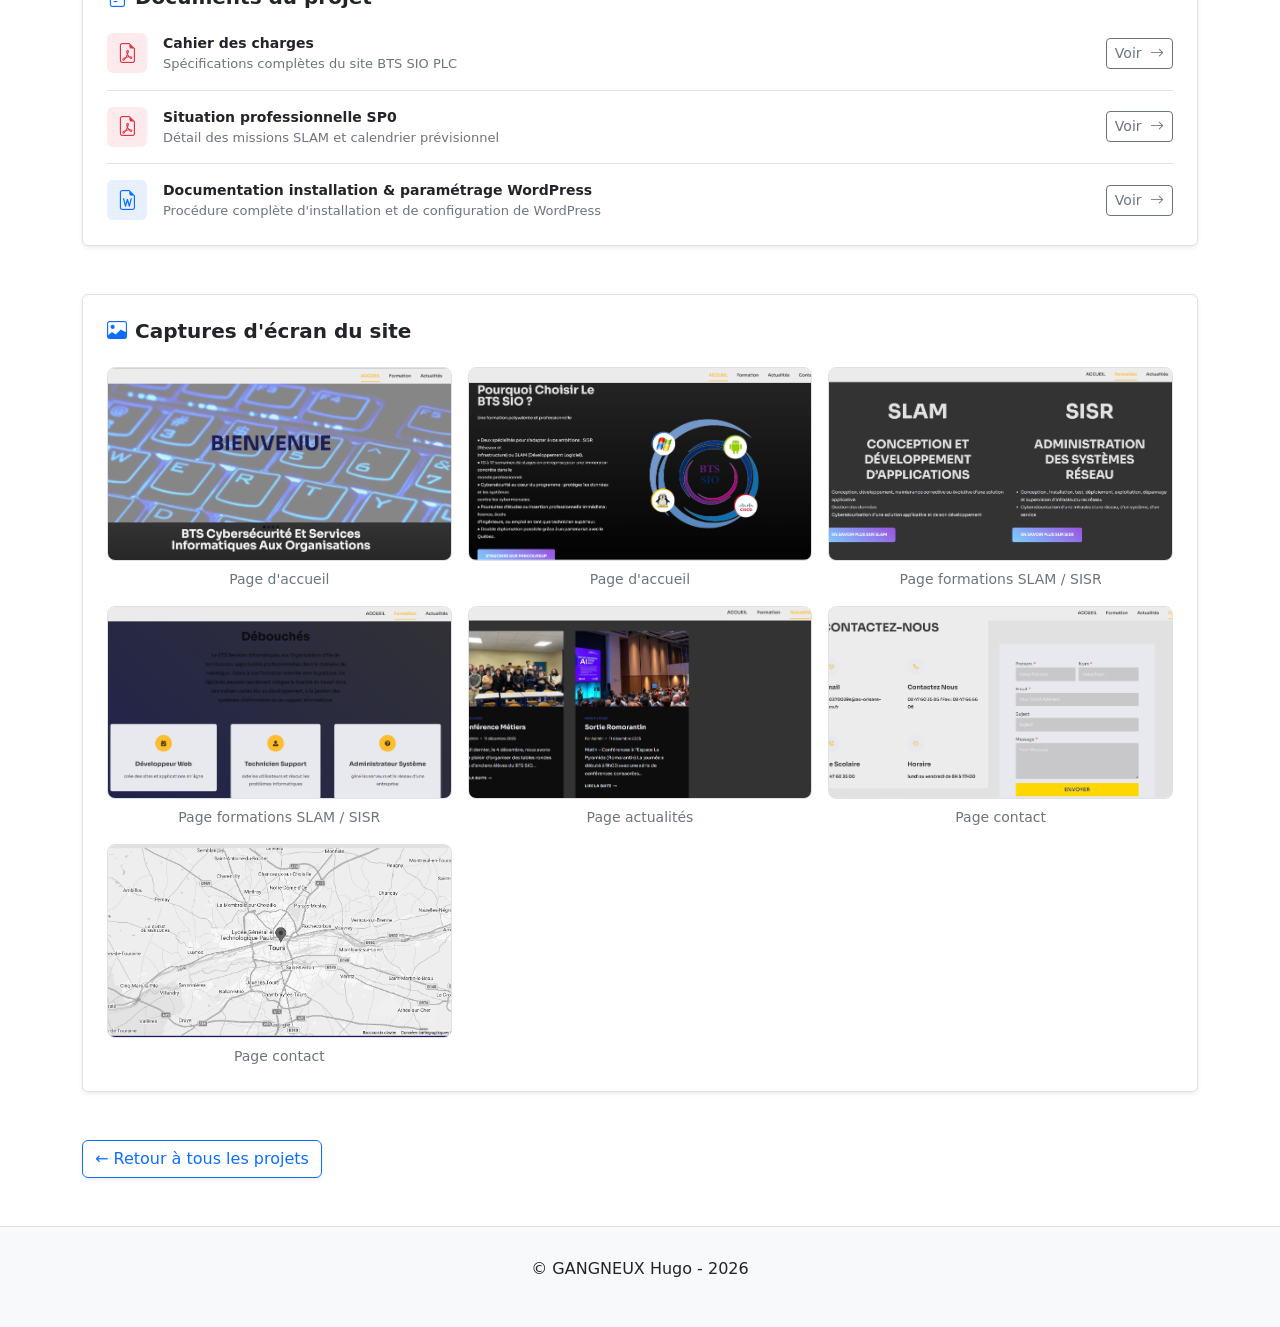
<file: projet-site-plc.html>
<!DOCTYPE html>
<html>
    <head>
        <meta charset="UTF-8">
        <title>Portfolio-Hugo-GANGNEUX</title>
        <meta name="viewport" content="width=device-width, initial-scale=1.0">
        <link href="https://cdn.jsdelivr.net/npm/bootstrap@5.3.8/dist/css/bootstrap.min.css" rel="stylesheet" 
              integrity="sha384-sRIl4kxILFvY47J16cr9ZwB07vP4J8+LH7qKQnuqkuIAvNWLzeN8tE5YBujZqJLB" crossorigin="anonymous">
        <link rel="stylesheet" href="https://cdn.jsdelivr.net/npm/bootstrap-icons@1.13.1/font/bootstrap-icons.min.css">
        <link rel="stylesheet" href="style.css">
    </head>
    <body>
        
        <nav class="navbar navbar-expand-lg bg-body-tertiary">
  <div class="container-fluid">
    <a class="navbar-brand" href="index.html">Hugo GANGNEUX</a>
    <button class="navbar-toggler" type="button" data-bs-toggle="collapse" data-bs-target="#menu" aria-controls="menu" aria-expanded="false" aria-label="Toggle navigation">
      <span class="navbar-toggler-icon"></span>
    </button>
    <div class="collapse navbar-collapse" id="menu">
      <ul class="navbar-nav me-auto mb-2 mb-lg-0">
        <li class="nav-item">
          <a class="nav-link" href="index.html">Accueil</a>
        </li>
        <li class="nav-item">
          <a class="nav-link" href="bts-sio.html">BTS SIO</a>
        </li>
        <li class="nav-item">
          <a class="nav-link active" aria-current="page" href="projets.html">Projets</a>
        </li>
        <li class="nav-item">
          <a class="nav-link" href="stages.html">Stages</a>
        </li>
        <li class="nav-item">
          <a class="nav-link" href="veille.html">Veille technologique</a>
        </li>
        <li class="nav-item">
          <a class="nav-link" href="certifications.html">Certifications</a>
        </li>
        <li class="nav-item">
          <a class="nav-link" href="contact.html">Contact</a>
        </li>
      </ul>
      
    </div>
  </div>
</nav><main class="container py-5 mt-5">
 
    <!-- En-tête du projet -->
    <div class="text-center mb-5">
        <h1 class="display-4 fw-light text-uppercase tracking-widest">Projet Site BTS SIO PLC</h1>
        <div class="border-top border-primary border-4 w-25 mx-auto mb-3"></div>
        <div class="d-flex justify-content-center gap-2 flex-wrap">
            <span class="badge rounded-pill bg-primary bg-opacity-10 text-primary px-3 py-2">SP0 – Situation professionnelle</span>
            <span class="badge rounded-pill bg-success bg-opacity-10 text-success px-3 py-2">BTS SIO SLAM</span>
            <span class="badge rounded-pill bg-secondary bg-opacity-10 text-secondary px-3 py-2">Décembre 2025</span>
        </div>
    </div>
 
    <!-- Contexte du projet -->
    <div class="row mb-5">
        <div class="col-lg-8 mx-auto">
            <div class="border-start border-primary border-3 ps-4">
                <h2 class="h5 fw-semibold mb-3">Contexte du projet</h2>
                <p class="text-secondary lh-lg">
                    Dans le cadre de ma première année de BTS SIO option SLAM au lycée Paul Louis Courier de Tours, j'ai participé à la réalisation d'un site web WordPress pour présenter la formation BTS SIO.
                </p>
                <p class="text-secondary lh-lg mb-0">
                    L'objectif était donc de créer un site web moderne, responsive et interactif permettant de présenter de manière claire et attrayante les différentes formations, projets et stages proposés par le BTS SIO, tout en respectant les spécifications du cahier des charges fourni par l'établissement.
                </p>
            </div>
        </div>
    </div>
 
    <!-- Chiffres clés -->
    <div class="row g-3 mb-5 text-center">
        <div class="col-6 col-md-3">
            <div class="card h-100 border-0 bg-light">
                <div class="card-body py-4">
                    <div class="display-6 fw-semibold text-primary">16h</div>
                    <div class="text-secondary small mt-1">Durée du projet</div>
                </div>
            </div>
        </div>
        <div class="col-6 col-md-3">
            <div class="card h-100 border-0 bg-light">
                <div class="card-body py-4">
                    <div class="display-6 fw-semibold text-primary">2</div>
                    <div class="text-secondary small mt-1">Étudiants</div>
                </div>
            </div>
        </div>
        <div class="col-6 col-md-3">
            <div class="card h-100 border-0 bg-light">
                <div class="card-body py-4">
                    <div class="display-6 fw-semibold text-primary">8</div>
                    <div class="text-secondary small mt-1">Missions réalisées</div>
                </div>
            </div>
        </div>
        <div class="col-6 col-md-3">
            <div class="card h-100 border-0 bg-light">
                <div class="card-body py-4">
                    <div class="display-6 fw-semibold text-primary">WP</div>
                    <div class="text-secondary small mt-1">CMS utilisé</div>
                </div>
            </div>
        </div>
    </div>
 
    <!-- Missions + Outils -->
    <div class="row g-4 mb-5">
 
        <!-- Mes missions -->
        <div class="col-lg-6">
            <div class="card h-100 border shadow-sm">
                <div class="card-body p-4">
                    <h2 class="h5 fw-semibold mb-4">
                        <i class="bi bi-check2-square text-primary me-2"></i>Mes missions
                    </h2>
                                        <div class="d-flex gap-3 align-items-start pb-3 mb-3 border-bottom">
                        <div class="rounded-circle bg-primary bg-opacity-10 text-primary d-flex align-items-center justify-content-center flex-shrink-0"
                             style="width:30px;height:30px;font-size:13px;font-weight:500;">
                            1                        </div>
                        <div>
                            <div class="fw-semibold" style="font-size:14px;">Maquettage UI/UX</div>
                            <div class="text-secondary" style="font-size:13px;">Maquettes Figma des pages principales (accueil, formations, projets, contact)</div>
                        </div>
                    </div>
                                        <div class="d-flex gap-3 align-items-start pb-3 mb-3 border-bottom">
                        <div class="rounded-circle bg-primary bg-opacity-10 text-primary d-flex align-items-center justify-content-center flex-shrink-0"
                             style="width:30px;height:30px;font-size:13px;font-weight:500;">
                            2                        </div>
                        <div>
                            <div class="fw-semibold" style="font-size:14px;">Installation & configuration WordPress</div>
                            <div class="text-secondary" style="font-size:13px;">Mise en place et installation de wordpress</div>
                        </div>
                    </div>
                                        <div class="d-flex gap-3 align-items-start pb-3 mb-3 border-bottom">
                        <div class="rounded-circle bg-primary bg-opacity-10 text-primary d-flex align-items-center justify-content-center flex-shrink-0"
                             style="width:30px;height:30px;font-size:13px;font-weight:500;">
                            3                        </div>
                        <div>
                            <div class="fw-semibold" style="font-size:14px;">Personnalisation du thème</div>
                            <div class="text-secondary" style="font-size:13px;">Thème Kadence + Kadence Blocks, intégration des contenus et menus</div>
                        </div>
                    </div>
                                        <div class="d-flex gap-3 align-items-start pb-3 mb-3 border-bottom">
                        <div class="rounded-circle bg-primary bg-opacity-10 text-primary d-flex align-items-center justify-content-center flex-shrink-0"
                             style="width:30px;height:30px;font-size:13px;font-weight:500;">
                            4                        </div>
                        <div>
                            <div class="fw-semibold" style="font-size:14px;">Fonctionnalités spécifiques</div>
                            <div class="text-secondary" style="font-size:13px;">Types de contenu personnalisés avec Advanced Custom Fields (ACF)</div>
                        </div>
                    </div>
                                        <div class="d-flex gap-3 align-items-start pb-3 mb-3 border-bottom">
                        <div class="rounded-circle bg-primary bg-opacity-10 text-primary d-flex align-items-center justify-content-center flex-shrink-0"
                             style="width:30px;height:30px;font-size:13px;font-weight:500;">
                            5                        </div>
                        <div>
                            <div class="fw-semibold" style="font-size:14px;">Fonctionnalités interactives</div>
                            <div class="text-secondary" style="font-size:13px;">Formulaire de contact WPForms, galeries de projets</div>
                        </div>
                    </div>
                                        <div class="d-flex gap-3 align-items-start pb-3 mb-3 border-bottom">
                        <div class="rounded-circle bg-primary bg-opacity-10 text-primary d-flex align-items-center justify-content-center flex-shrink-0"
                             style="width:30px;height:30px;font-size:13px;font-weight:500;">
                            6                        </div>
                        <div>
                            <div class="fw-semibold" style="font-size:14px;">Optimisation SEO & accessibilité</div>
                            <div class="text-secondary" style="font-size:13px;">Yoast SEO, conformité RGAA niveau AA, GTmetrix > 80%</div>
                        </div>
                    </div>
                                        <div class="d-flex gap-3 align-items-start pb-3 mb-3 border-bottom">
                        <div class="rounded-circle bg-primary bg-opacity-10 text-primary d-flex align-items-center justify-content-center flex-shrink-0"
                             style="width:30px;height:30px;font-size:13px;font-weight:500;">
                            7                        </div>
                        <div>
                            <div class="fw-semibold" style="font-size:14px;">Documentation d'installation</div>
                            <div class="text-secondary" style="font-size:13px;">Procédure complète d'installation et paramétrage de WordPress</div>
                        </div>
                    </div>
                                        <div class="d-flex gap-3 align-items-start ">
                        <div class="rounded-circle bg-primary bg-opacity-10 text-primary d-flex align-items-center justify-content-center flex-shrink-0"
                             style="width:30px;height:30px;font-size:13px;font-weight:500;">
                            8                        </div>
                        <div>
                            <div class="fw-semibold" style="font-size:14px;">Réalisation du site en local</div>
                            <div class="text-secondary" style="font-size:13px;">Réalisation du site en respectant un maximum le cahier des charges</div>
                        </div>
                    </div>
                                    </div>
            </div>
        </div>
 
        <!-- Outils & Technologies -->
        <div class="col-lg-6">
            <div class="card h-100 border shadow-sm">
                <div class="card-body p-4">
                    <h2 class="h5 fw-semibold mb-4">
                        <i class="bi bi-tools text-primary me-2"></i>Outils & technologies
                    </h2>
 
                    <p class="text-secondary small mb-2 text-uppercase fw-semibold" style="letter-spacing:.05em;">CMS & Thème</p>
                    <div class="d-flex flex-wrap gap-2 mb-4">
                        <span class="badge border text-body fw-normal px-3 py-2">WordPress</span>
                        <span class="badge border text-body fw-normal px-3 py-2">Kadence</span>
                        <span class="badge border text-body fw-normal px-3 py-2">Kadence Blocks</span>
                    </div>
 
                    <p class="text-secondary small mb-2 text-uppercase fw-semibold" style="letter-spacing:.05em;">Plugins</p>
                    <div class="d-flex flex-wrap gap-2 mb-4">
                        <span class="badge border text-body fw-normal px-3 py-2">Yoast SEO</span>
                        <span class="badge border text-body fw-normal px-3 py-2">WPForms</span>
                        <span class="badge border text-body fw-normal px-3 py-2">Smush</span>
                        <span class="badge border text-body fw-normal px-3 py-2">ACF</span>
                    </div>
 
                    <p class="text-secondary small mb-2 text-uppercase fw-semibold" style="letter-spacing:.05em;">Gestion de projet & design</p>
                    <div class="d-flex flex-wrap gap-2 mb-4">
                        <span class="badge border text-body fw-normal px-3 py-2">Figma</span>
                        <span class="badge border text-body fw-normal px-3 py-2">Notion</span>
                        <span class="badge border text-body fw-normal px-3 py-2">ÉLÉA</span>
                    </div>
 
                    <p class="text-secondary small mb-2 text-uppercase fw-semibold" style="letter-spacing:.05em;">Environnement local</p>
                    <div class="d-flex flex-wrap gap-2">
                        <span class="badge border text-body fw-normal px-3 py-2">XAMPP</span>
                        <span class="badge border text-body fw-normal px-3 py-2">phpMyAdmin</span>
                        <span class="badge border text-body fw-normal px-3 py-2">MySQL</span>
                    </div>
                </div>
            </div>
        </div>
    </div>
 
    <!-- Documents -->
    <div class="card border shadow-sm mb-5">
        <div class="card-body p-4">
            <h2 class="h5 fw-semibold mb-4">
                <i class="bi bi-file-earmark-text text-primary me-2"></i>Documents du projet
            </h2>
                        <div class="d-flex align-items-center gap-3 pb-3 mb-3 border-bottom">
                <div class="rounded-2 bg-danger bg-opacity-10 d-flex align-items-center justify-content-center flex-shrink-0"
                     style="width:40px;height:40px;">
                    <i class="bi bi-file-earmark-pdf text-danger fs-5"></i>
                </div>
                <div class="flex-grow-1">
                    <div class="fw-semibold" style="font-size:14px;">Cahier des charges</div>
                    <div class="text-secondary" style="font-size:13px;">Spécifications complètes du site BTS SIO PLC</div>
                </div>
                <a href="assets/Projet_site_plc/cahier_des_charges.pdf" class="btn btn-sm btn-outline-secondary">
                    Voir <i class="bi bi-arrow-right ms-1"></i>
                </a>
            </div>
                        <div class="d-flex align-items-center gap-3 pb-3 mb-3 border-bottom">
                <div class="rounded-2 bg-danger bg-opacity-10 d-flex align-items-center justify-content-center flex-shrink-0"
                     style="width:40px;height:40px;">
                    <i class="bi bi-file-earmark-pdf text-danger fs-5"></i>
                </div>
                <div class="flex-grow-1">
                    <div class="fw-semibold" style="font-size:14px;">Situation professionnelle SP0</div>
                    <div class="text-secondary" style="font-size:13px;">Détail des missions SLAM et calendrier prévisionnel</div>
                </div>
                <a href="assets/Projet_site_plc/sp0.pdf" class="btn btn-sm btn-outline-secondary">
                    Voir <i class="bi bi-arrow-right ms-1"></i>
                </a>
            </div>
                        <div class="d-flex align-items-center gap-3 ">
                <div class="rounded-2 bg-primary bg-opacity-10 d-flex align-items-center justify-content-center flex-shrink-0"
                     style="width:40px;height:40px;">
                    <i class="bi bi-file-earmark-word text-primary fs-5"></i>
                </div>
                <div class="flex-grow-1">
                    <div class="fw-semibold" style="font-size:14px;">Documentation installation & paramétrage WordPress</div>
                    <div class="text-secondary" style="font-size:13px;">Procédure complète d'installation et de configuration de WordPress</div>
                </div>
                <a href="assets/Projet_site_plc/Doc_instal_param_wordpress.pdf" class="btn btn-sm btn-outline-secondary">
                    Voir <i class="bi bi-arrow-right ms-1"></i>
                </a>
            </div>
                    </div>
    </div>
 
    <!-- Captures d'écran -->
    <div class="card border shadow-sm mb-5">
        <div class="card-body p-4">
            <h2 class="h5 fw-semibold mb-4">
                <i class="bi bi-image text-primary me-2"></i>Captures d'écran du site
            </h2>
            <div class="row g-3">
                                <div class="col-md-4">
                    <div class="rounded-3 overflow-hidden border bg-light" style="aspect-ratio:16/9;">
                        <img src="assets/Projet_site_plc/screen_accueil.png" alt="Page d'accueil"
                             class="w-100 h-100 object-fit-cover"
                             onerror="this.parentElement.innerHTML='<div class=\'d-flex flex-column align-items-center justify-content-center h-100 text-secondary\'><i class=\'bi bi-image fs-2 mb-2\'></i><span class=\'small\'>Page d'accueil</span></div>'">
                    </div>
                    <p class="text-secondary small text-center mt-2 mb-0">Page d'accueil</p>
                </div>
                                <div class="col-md-4">
                    <div class="rounded-3 overflow-hidden border bg-light" style="aspect-ratio:16/9;">
                        <img src="assets/Projet_site_plc/screen_accueil2.png" alt="Page d'accueil"
                             class="w-100 h-100 object-fit-cover"
                             onerror="this.parentElement.innerHTML='<div class=\'d-flex flex-column align-items-center justify-content-center h-100 text-secondary\'><i class=\'bi bi-image fs-2 mb-2\'></i><span class=\'small\'>Page d'accueil</span></div>'">
                    </div>
                    <p class="text-secondary small text-center mt-2 mb-0">Page d'accueil</p>
                </div>
                                <div class="col-md-4">
                    <div class="rounded-3 overflow-hidden border bg-light" style="aspect-ratio:16/9;">
                        <img src="assets/Projet_site_plc/screen_formation.png" alt="Page formations SLAM / SISR"
                             class="w-100 h-100 object-fit-cover"
                             onerror="this.parentElement.innerHTML='<div class=\'d-flex flex-column align-items-center justify-content-center h-100 text-secondary\'><i class=\'bi bi-image fs-2 mb-2\'></i><span class=\'small\'>Page formations SLAM / SISR</span></div>'">
                    </div>
                    <p class="text-secondary small text-center mt-2 mb-0">Page formations SLAM / SISR</p>
                </div>
                                <div class="col-md-4">
                    <div class="rounded-3 overflow-hidden border bg-light" style="aspect-ratio:16/9;">
                        <img src="assets/Projet_site_plc/screen_formation2.png" alt="Page formations SLAM / SISR"
                             class="w-100 h-100 object-fit-cover"
                             onerror="this.parentElement.innerHTML='<div class=\'d-flex flex-column align-items-center justify-content-center h-100 text-secondary\'><i class=\'bi bi-image fs-2 mb-2\'></i><span class=\'small\'>Page formations SLAM / SISR</span></div>'">
                    </div>
                    <p class="text-secondary small text-center mt-2 mb-0">Page formations SLAM / SISR</p>
                </div>
                                <div class="col-md-4">
                    <div class="rounded-3 overflow-hidden border bg-light" style="aspect-ratio:16/9;">
                        <img src="assets/Projet_site_plc/screen_actu.png" alt="Page actualités"
                             class="w-100 h-100 object-fit-cover"
                             onerror="this.parentElement.innerHTML='<div class=\'d-flex flex-column align-items-center justify-content-center h-100 text-secondary\'><i class=\'bi bi-image fs-2 mb-2\'></i><span class=\'small\'>Page actualités</span></div>'">
                    </div>
                    <p class="text-secondary small text-center mt-2 mb-0">Page actualités</p>
                </div>
                                <div class="col-md-4">
                    <div class="rounded-3 overflow-hidden border bg-light" style="aspect-ratio:16/9;">
                        <img src="assets/Projet_site_plc/screen_contact.png" alt="Page contact"
                             class="w-100 h-100 object-fit-cover"
                             onerror="this.parentElement.innerHTML='<div class=\'d-flex flex-column align-items-center justify-content-center h-100 text-secondary\'><i class=\'bi bi-image fs-2 mb-2\'></i><span class=\'small\'>Page contact</span></div>'">
                    </div>
                    <p class="text-secondary small text-center mt-2 mb-0">Page contact</p>
                </div>
                                <div class="col-md-4">
                    <div class="rounded-3 overflow-hidden border bg-light" style="aspect-ratio:16/9;">
                        <img src="assets/Projet_site_plc/screen_contact2.png" alt="Page contact"
                             class="w-100 h-100 object-fit-cover"
                             onerror="this.parentElement.innerHTML='<div class=\'d-flex flex-column align-items-center justify-content-center h-100 text-secondary\'><i class=\'bi bi-image fs-2 mb-2\'></i><span class=\'small\'>Page contact</span></div>'">
                    </div>
                    <p class="text-secondary small text-center mt-2 mb-0">Page contact</p>
                </div>
                            </div>
        </div>
    </div>
 
    <!-- Bouton retour -->
    <div class="mt-2">
        <a href="projets.html" class="btn btn-outline-primary shadow-sm">
            ← Retour à tous les projets
        </a>
    </div>
 
</main><footer class='text-center'>
    <p>&copy; GANGNEUX Hugo - 2026</p>

</footer>        <script src="https://cdn.jsdelivr.net/npm/bootstrap@5.3.8/dist/js/bootstrap.bundle.min.js" 
integrity="sha384-FKyoEForCGlyvwx9Hj09JcYn3nv7wiPVlz7YYwJrWVcXK/BmnVDxM+D2scQbITxI" crossorigin="anonymous"></script>
    </body>
    
</html>
</file>
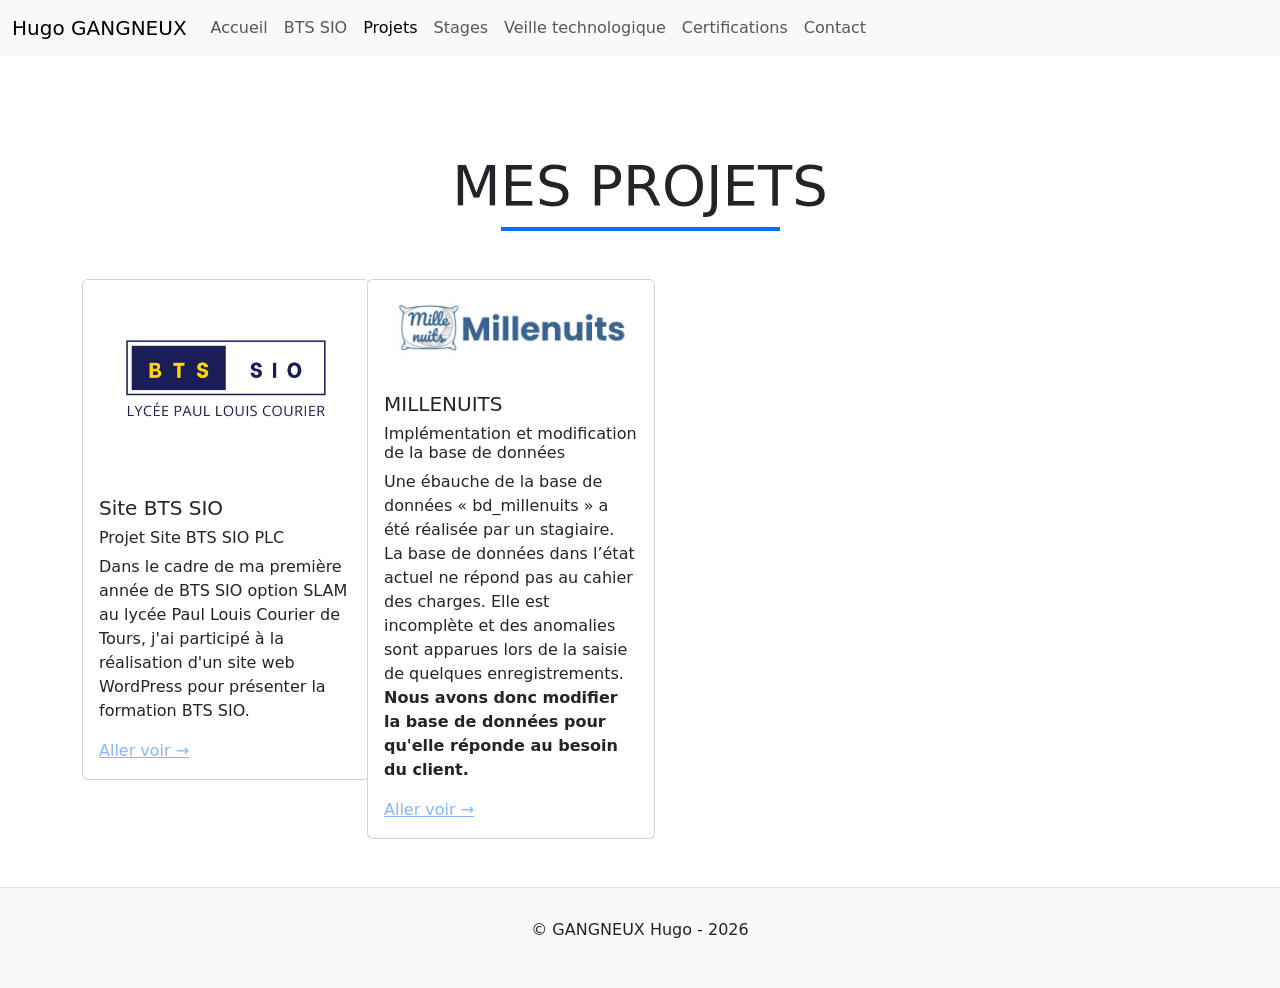
<file: projets.html>
<!DOCTYPE html>
<html>
    <head>
        <meta charset="UTF-8">
        <title>Portfolio-Hugo-GANGNEUX</title>
        <meta name="viewport" content="width=device-width, initial-scale=1.0">
        <link href="https://cdn.jsdelivr.net/npm/bootstrap@5.3.8/dist/css/bootstrap.min.css" rel="stylesheet" 
              integrity="sha384-sRIl4kxILFvY47J16cr9ZwB07vP4J8+LH7qKQnuqkuIAvNWLzeN8tE5YBujZqJLB" crossorigin="anonymous">
        <link rel="stylesheet" href="https://cdn.jsdelivr.net/npm/bootstrap-icons@1.13.1/font/bootstrap-icons.min.css">
        <link rel="stylesheet" href="style.css">
    </head>
    <body>
        
        <nav class="navbar navbar-expand-lg bg-body-tertiary">
  <div class="container-fluid">
    <a class="navbar-brand" href="index.html">Hugo GANGNEUX</a>
    <button class="navbar-toggler" type="button" data-bs-toggle="collapse" data-bs-target="#menu" aria-controls="menu" aria-expanded="false" aria-label="Toggle navigation">
      <span class="navbar-toggler-icon"></span>
    </button>
    <div class="collapse navbar-collapse" id="menu">
      <ul class="navbar-nav me-auto mb-2 mb-lg-0">
        <li class="nav-item">
          <a class="nav-link" href="index.html">Accueil</a>
        </li>
        <li class="nav-item">
          <a class="nav-link" href="bts-sio.html">BTS SIO</a>
        </li>
        <li class="nav-item">
          <a class="nav-link active" aria-current="page" href="projets.html">Projets</a>
        </li>
        <li class="nav-item">
          <a class="nav-link" href="stages.html">Stages</a>
        </li>
        <li class="nav-item">
          <a class="nav-link" href="veille.html">Veille technologique</a>
        </li>
        <li class="nav-item">
          <a class="nav-link" href="certifications.html">Certifications</a>
        </li>
        <li class="nav-item">
          <a class="nav-link" href="contact.html">Contact</a>
        </li>
      </ul>
      
    </div>
  </div>
</nav><main class="container py-5 mt-5">
    <div class="text-center mb-5">
            <h1 class="display-4 fw-light text-uppercase tracking-widest">Mes Projets</h1>
            <div class="border-top border-primary border-4 w-25 mx-auto"></div>
    </div>
    <div class="row">
        <div class="col-md-3 col-lg-3">
            <div class="card card-card hover-lift" style="width: 18rem;">
                <img src="assets/Projet_site_plc/LogoSIO-fb.png" class="card-img-top" alt="logo BTS SIO">
                <div class="card-body">
                        <h5 class="card-title">Site BTS SIO</h5>
                        <h6 class="card-title">Projet Site BTS SIO PLC</h6>
                        <p class="card-text">Dans le cadre de ma première année de BTS SIO option SLAM au lycée Paul Louis Courier de Tours, j'ai participé à la réalisation d'un site web WordPress pour présenter la formation BTS SIO.</p>
                            
                    <a href="projet-site-plc.html" class="link-opacity-50">
                        Aller voir →
                    </a>
                            
                </div> 
            </div>
        </div>
        <div class="col-md-3 col-lg-3">
            <div class="card card-card hover-lift" style="width: 18rem;">
                <img src="assets/Projet_site_Millenuit/Millenuit.png" class="card-img-top" alt="logo millenuits">
                <div class="card-body">
                        <h5 class="card-title">MILLENUITS</h5>
                        <h6 class="card-title">Implémentation et modification de la base de données</h6>
                        <p class="card-text">Une ébauche de la base de données « bd_millenuits » a été réalisée par un stagiaire.
                    La base de données dans l’état actuel ne répond pas au cahier des charges. Elle est incomplète et des
                    anomalies sont apparues lors de la saisie de quelques enregistrements.
                    <br><strong>Nous avons donc modifier la base de données pour qu'elle réponde au besoin du client.</strong>
                    </p>
                            
                    <a href="projet-millenuits.html" class="link-opacity-50">
                        Aller voir →
                    </a>
                            
                </div> 
            </div>
        </div>
    </div>
</main><footer class='text-center'>
    <p>&copy; GANGNEUX Hugo - 2026</p>

</footer>        <script src="https://cdn.jsdelivr.net/npm/bootstrap@5.3.8/dist/js/bootstrap.bundle.min.js" 
integrity="sha384-FKyoEForCGlyvwx9Hj09JcYn3nv7wiPVlz7YYwJrWVcXK/BmnVDxM+D2scQbITxI" crossorigin="anonymous"></script>
    </body>
    
</html>
</file>
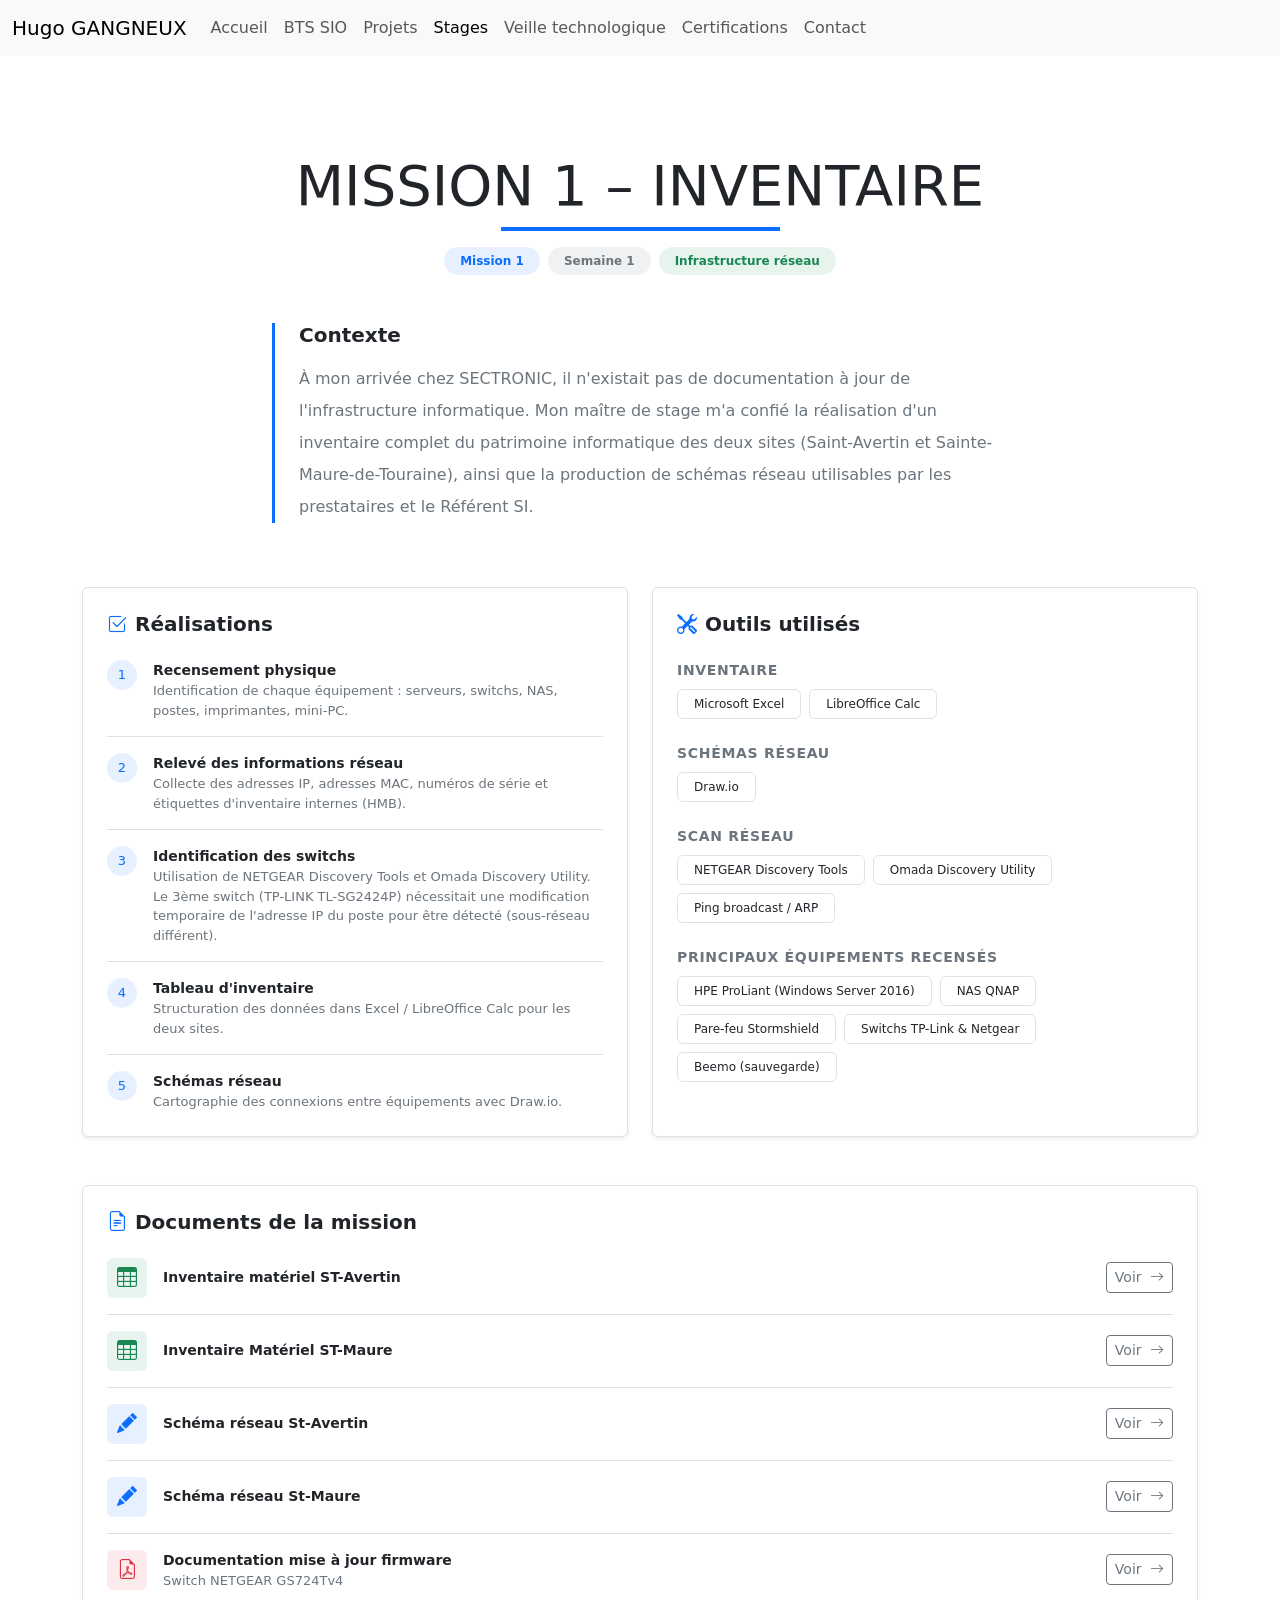
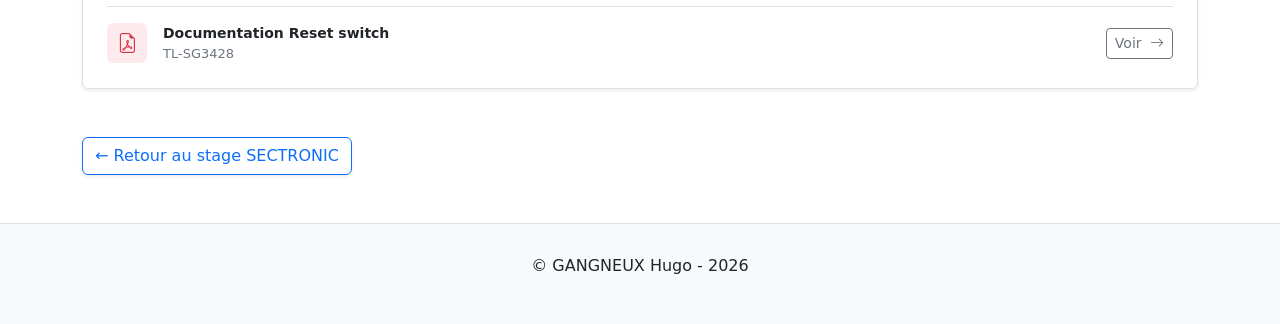
<file: sectronic-mission-inventaire.html>
<!DOCTYPE html>
<html>
    <head>
        <meta charset="UTF-8">
        <title>Portfolio-Hugo-GANGNEUX</title>
        <meta name="viewport" content="width=device-width, initial-scale=1.0">
        <link href="https://cdn.jsdelivr.net/npm/bootstrap@5.3.8/dist/css/bootstrap.min.css" rel="stylesheet" 
              integrity="sha384-sRIl4kxILFvY47J16cr9ZwB07vP4J8+LH7qKQnuqkuIAvNWLzeN8tE5YBujZqJLB" crossorigin="anonymous">
        <link rel="stylesheet" href="https://cdn.jsdelivr.net/npm/bootstrap-icons@1.13.1/font/bootstrap-icons.min.css">
        <link rel="stylesheet" href="style.css">
    </head>
    <body>
        
        <nav class="navbar navbar-expand-lg bg-body-tertiary">
  <div class="container-fluid">
    <a class="navbar-brand" href="index.html">Hugo GANGNEUX</a>
    <button class="navbar-toggler" type="button" data-bs-toggle="collapse" data-bs-target="#menu" aria-controls="menu" aria-expanded="false" aria-label="Toggle navigation">
      <span class="navbar-toggler-icon"></span>
    </button>
    <div class="collapse navbar-collapse" id="menu">
      <ul class="navbar-nav me-auto mb-2 mb-lg-0">
        <li class="nav-item">
          <a class="nav-link" href="index.html">Accueil</a>
        </li>
        <li class="nav-item">
          <a class="nav-link" href="bts-sio.html">BTS SIO</a>
        </li>
        <li class="nav-item">
          <a class="nav-link" href="projets.html">Projets</a>
        </li>
        <li class="nav-item">
          <a class="nav-link active" aria-current="page" href="stages.html">Stages</a>
        </li>
        <li class="nav-item">
          <a class="nav-link" href="veille.html">Veille technologique</a>
        </li>
        <li class="nav-item">
          <a class="nav-link" href="certifications.html">Certifications</a>
        </li>
        <li class="nav-item">
          <a class="nav-link" href="contact.html">Contact</a>
        </li>
      </ul>
      
    </div>
  </div>
</nav><main class="container py-5 mt-5">

    <div class="text-center mb-5">
        <h1 class="display-4 fw-light text-uppercase tracking-widest">Mission 1 – Inventaire</h1>
        <div class="border-top border-primary border-4 w-25 mx-auto mb-3"></div>
        <div class="d-flex justify-content-center gap-2 flex-wrap">
            <span class="badge rounded-pill bg-primary bg-opacity-10 text-primary px-3 py-2">Mission 1</span>
            <span class="badge rounded-pill bg-secondary bg-opacity-10 text-secondary px-3 py-2">Semaine 1</span>
            <span class="badge rounded-pill bg-success bg-opacity-10 text-success px-3 py-2">Infrastructure réseau</span>
        </div>
    </div>

    <div class="row mb-5">
        <div class="col-lg-8 mx-auto">
            <div class="border-start border-primary border-3 ps-4">
                <h2 class="h5 fw-semibold mb-3">Contexte</h2>
                <p class="text-secondary lh-lg">
                    À mon arrivée chez SECTRONIC, il n'existait pas de documentation à jour de l'infrastructure informatique. Mon maître de stage m'a confié la réalisation d'un inventaire complet du patrimoine informatique des deux sites (Saint-Avertin et Sainte-Maure-de-Touraine), ainsi que la production de schémas réseau utilisables par les prestataires et le Référent SI.
                </p>
            </div>
        </div>
    </div>

    <div class="row g-4 mb-5">
        <div class="col-lg-6">
            <div class="card h-100 border shadow-sm">
                <div class="card-body p-4">
                    <h2 class="h5 fw-semibold mb-4">
                        <i class="bi bi-check2-square text-primary me-2"></i>Réalisations
                    </h2>
                                        <div class="d-flex gap-3 align-items-start pb-3 mb-3 border-bottom">
                        <div class="rounded-circle bg-primary bg-opacity-10 text-primary d-flex align-items-center justify-content-center flex-shrink-0"
                             style="width:30px;height:30px;font-size:13px;font-weight:500;">
                            1                        </div>
                        <div>
                            <div class="fw-semibold" style="font-size:14px;">Recensement physique</div>
                            <div class="text-secondary" style="font-size:13px;">Identification de chaque équipement : serveurs, switchs, NAS, postes, imprimantes, mini-PC.</div>
                        </div>
                    </div>
                                        <div class="d-flex gap-3 align-items-start pb-3 mb-3 border-bottom">
                        <div class="rounded-circle bg-primary bg-opacity-10 text-primary d-flex align-items-center justify-content-center flex-shrink-0"
                             style="width:30px;height:30px;font-size:13px;font-weight:500;">
                            2                        </div>
                        <div>
                            <div class="fw-semibold" style="font-size:14px;">Relevé des informations réseau</div>
                            <div class="text-secondary" style="font-size:13px;">Collecte des adresses IP, adresses MAC, numéros de série et étiquettes d'inventaire internes (HMB).</div>
                        </div>
                    </div>
                                        <div class="d-flex gap-3 align-items-start pb-3 mb-3 border-bottom">
                        <div class="rounded-circle bg-primary bg-opacity-10 text-primary d-flex align-items-center justify-content-center flex-shrink-0"
                             style="width:30px;height:30px;font-size:13px;font-weight:500;">
                            3                        </div>
                        <div>
                            <div class="fw-semibold" style="font-size:14px;">Identification des switchs</div>
                            <div class="text-secondary" style="font-size:13px;">Utilisation de NETGEAR Discovery Tools et Omada Discovery Utility. Le 3ème switch (TP-LINK TL-SG2424P) nécessitait une modification temporaire de l'adresse IP du poste pour être détecté (sous-réseau différent).</div>
                        </div>
                    </div>
                                        <div class="d-flex gap-3 align-items-start pb-3 mb-3 border-bottom">
                        <div class="rounded-circle bg-primary bg-opacity-10 text-primary d-flex align-items-center justify-content-center flex-shrink-0"
                             style="width:30px;height:30px;font-size:13px;font-weight:500;">
                            4                        </div>
                        <div>
                            <div class="fw-semibold" style="font-size:14px;">Tableau d'inventaire</div>
                            <div class="text-secondary" style="font-size:13px;">Structuration des données dans Excel / LibreOffice Calc pour les deux sites.</div>
                        </div>
                    </div>
                                        <div class="d-flex gap-3 align-items-start ">
                        <div class="rounded-circle bg-primary bg-opacity-10 text-primary d-flex align-items-center justify-content-center flex-shrink-0"
                             style="width:30px;height:30px;font-size:13px;font-weight:500;">
                            5                        </div>
                        <div>
                            <div class="fw-semibold" style="font-size:14px;">Schémas réseau</div>
                            <div class="text-secondary" style="font-size:13px;">Cartographie des connexions entre équipements avec Draw.io.</div>
                        </div>
                    </div>
                                    </div>
            </div>
        </div>

        <div class="col-lg-6">
            <div class="card h-100 border shadow-sm">
                <div class="card-body p-4">
                    <h2 class="h5 fw-semibold mb-4">
                        <i class="bi bi-tools text-primary me-2"></i>Outils utilisés
                    </h2>
                    <p class="text-secondary small mb-2 text-uppercase fw-semibold" style="letter-spacing:.05em;">Inventaire</p>
                    <div class="d-flex flex-wrap gap-2 mb-4">
                        <span class="badge border text-body fw-normal px-3 py-2">Microsoft Excel</span>
                        <span class="badge border text-body fw-normal px-3 py-2">LibreOffice Calc</span>
                    </div>
                    <p class="text-secondary small mb-2 text-uppercase fw-semibold" style="letter-spacing:.05em;">Schémas réseau</p>
                    <div class="d-flex flex-wrap gap-2 mb-4">
                        <span class="badge border text-body fw-normal px-3 py-2">Draw.io</span>
                    </div>
                    <p class="text-secondary small mb-2 text-uppercase fw-semibold" style="letter-spacing:.05em;">Scan réseau</p>
                    <div class="d-flex flex-wrap gap-2 mb-4">
                        <span class="badge border text-body fw-normal px-3 py-2">NETGEAR Discovery Tools</span>
                        <span class="badge border text-body fw-normal px-3 py-2">Omada Discovery Utility</span>
                        <span class="badge border text-body fw-normal px-3 py-2">Ping broadcast / ARP</span>
                    </div>
                    <p class="text-secondary small mb-2 text-uppercase fw-semibold" style="letter-spacing:.05em;">Principaux équipements recensés</p>
                    <div class="d-flex flex-wrap gap-2">
                        <span class="badge border text-body fw-normal px-3 py-2">HPE ProLiant (Windows Server 2016)</span>
                        <span class="badge border text-body fw-normal px-3 py-2">NAS QNAP</span>
                        <span class="badge border text-body fw-normal px-3 py-2">Pare-feu Stormshield</span>
                        <span class="badge border text-body fw-normal px-3 py-2">Switchs TP-Link & Netgear</span>
                        <span class="badge border text-body fw-normal px-3 py-2">Beemo (sauvegarde)</span>
                    </div>
                </div>
            </div>
        </div>
    </div>

     <div class="card border shadow-sm mb-5">
        <div class="card-body p-4">
            <h2 class="h5 fw-semibold mb-4">
                <i class="bi bi-file-earmark-text text-primary me-2"></i>Documents de la mission
            </h2>
                        <div class="d-flex align-items-center gap-3 pb-3 mb-3 border-bottom">
                <div class="rounded-2 bg-success bg-opacity-10 d-flex align-items-center justify-content-center flex-shrink-0"
                     style="width:40px;height:40px;">
                    <i class="bi bi bi-table text-success fs-5"></i>
                </div>
                <div class="flex-grow-1">
                    <div class="fw-semibold" style="font-size:14px;">Inventaire matériel ST-Avertin</div>
                    <div class="text-secondary" style="font-size:13px;"></div>
                </div>
                <a href="assets/Sectronic/Mission1/Inventaire_Materiel_St-Avertin.ods" target="_blank" class="btn btn-sm btn-outline-secondary">
                    Voir <i class="bi bi-arrow-right ms-1"></i>
                </a>
            </div>
                        <div class="d-flex align-items-center gap-3 pb-3 mb-3 border-bottom">
                <div class="rounded-2 bg-success bg-opacity-10 d-flex align-items-center justify-content-center flex-shrink-0"
                     style="width:40px;height:40px;">
                    <i class="bi bi bi-table text-success fs-5"></i>
                </div>
                <div class="flex-grow-1">
                    <div class="fw-semibold" style="font-size:14px;">Inventaire Matériel ST-Maure</div>
                    <div class="text-secondary" style="font-size:13px;"></div>
                </div>
                <a href="assets/Sectronic/Mission1/Inventaire_Materiel-St-Maure.xlsx" target="_blank" class="btn btn-sm btn-outline-secondary">
                    Voir <i class="bi bi-arrow-right ms-1"></i>
                </a>
            </div>
                        <div class="d-flex align-items-center gap-3 pb-3 mb-3 border-bottom">
                <div class="rounded-2 bg-primary bg-opacity-10 d-flex align-items-center justify-content-center flex-shrink-0"
                     style="width:40px;height:40px;">
                    <i class="bi bi bi-pencil-fill text-primary fs-5"></i>
                </div>
                <div class="flex-grow-1">
                    <div class="fw-semibold" style="font-size:14px;">Schéma réseau St-Avertin</div>
                    <div class="text-secondary" style="font-size:13px;"></div>
                </div>
                <a href="assets/Sectronic/Mission1/schema_reseau_st_avertin.drawio" target="_blank" class="btn btn-sm btn-outline-secondary">
                    Voir <i class="bi bi-arrow-right ms-1"></i>
                </a>
            </div>
                        <div class="d-flex align-items-center gap-3 pb-3 mb-3 border-bottom">
                <div class="rounded-2 bg-primary bg-opacity-10 d-flex align-items-center justify-content-center flex-shrink-0"
                     style="width:40px;height:40px;">
                    <i class="bi bi bi-pencil-fill text-primary fs-5"></i>
                </div>
                <div class="flex-grow-1">
                    <div class="fw-semibold" style="font-size:14px;">Schéma réseau St-Maure</div>
                    <div class="text-secondary" style="font-size:13px;"></div>
                </div>
                <a href="assets/Sectronic/Mission1/schema_reseau_St-Maure.drawio" target="_blank" class="btn btn-sm btn-outline-secondary">
                    Voir <i class="bi bi-arrow-right ms-1"></i>
                </a>
            </div>
                        <div class="d-flex align-items-center gap-3 pb-3 mb-3 border-bottom">
                <div class="rounded-2 bg-danger bg-opacity-10 d-flex align-items-center justify-content-center flex-shrink-0"
                     style="width:40px;height:40px;">
                    <i class="bi bi-file-earmark-pdf text-danger fs-5"></i>
                </div>
                <div class="flex-grow-1">
                    <div class="fw-semibold" style="font-size:14px;">Documentation mise à jour firmware</div>
                    <div class="text-secondary" style="font-size:13px;">Switch NETGEAR GS724Tv4</div>
                </div>
                <a href="assets/Sectronic/Mission1/Mise_a_jour_Firmware_NETGEAR_GS724Tv4.pdf" target="_blank" class="btn btn-sm btn-outline-secondary">
                    Voir <i class="bi bi-arrow-right ms-1"></i>
                </a>
            </div>
                        <div class="d-flex align-items-center gap-3 ">
                <div class="rounded-2 bg-danger bg-opacity-10 d-flex align-items-center justify-content-center flex-shrink-0"
                     style="width:40px;height:40px;">
                    <i class="bi bi-file-earmark-pdf text-danger fs-5"></i>
                </div>
                <div class="flex-grow-1">
                    <div class="fw-semibold" style="font-size:14px;">Documentation Reset switch</div>
                    <div class="text-secondary" style="font-size:13px;">TL-SG3428</div>
                </div>
                <a href="assets/Sectronic/Mission1/Reset_TL-SG3428.pdf" target="_blank" class="btn btn-sm btn-outline-secondary">
                    Voir <i class="bi bi-arrow-right ms-1"></i>
                </a>
            </div>
                    </div>
    </div>

    <div class="d-flex gap-3 mt-2">
        <a href="stage-sectronic.html" class="btn btn-outline-primary shadow-sm">
            ← Retour au stage SECTRONIC
        </a>
    </div>

</main><footer class='text-center'>
    <p>&copy; GANGNEUX Hugo - 2026</p>

</footer>        <script src="https://cdn.jsdelivr.net/npm/bootstrap@5.3.8/dist/js/bootstrap.bundle.min.js" 
integrity="sha384-FKyoEForCGlyvwx9Hj09JcYn3nv7wiPVlz7YYwJrWVcXK/BmnVDxM+D2scQbITxI" crossorigin="anonymous"></script>
    </body>
    
</html>
</file>
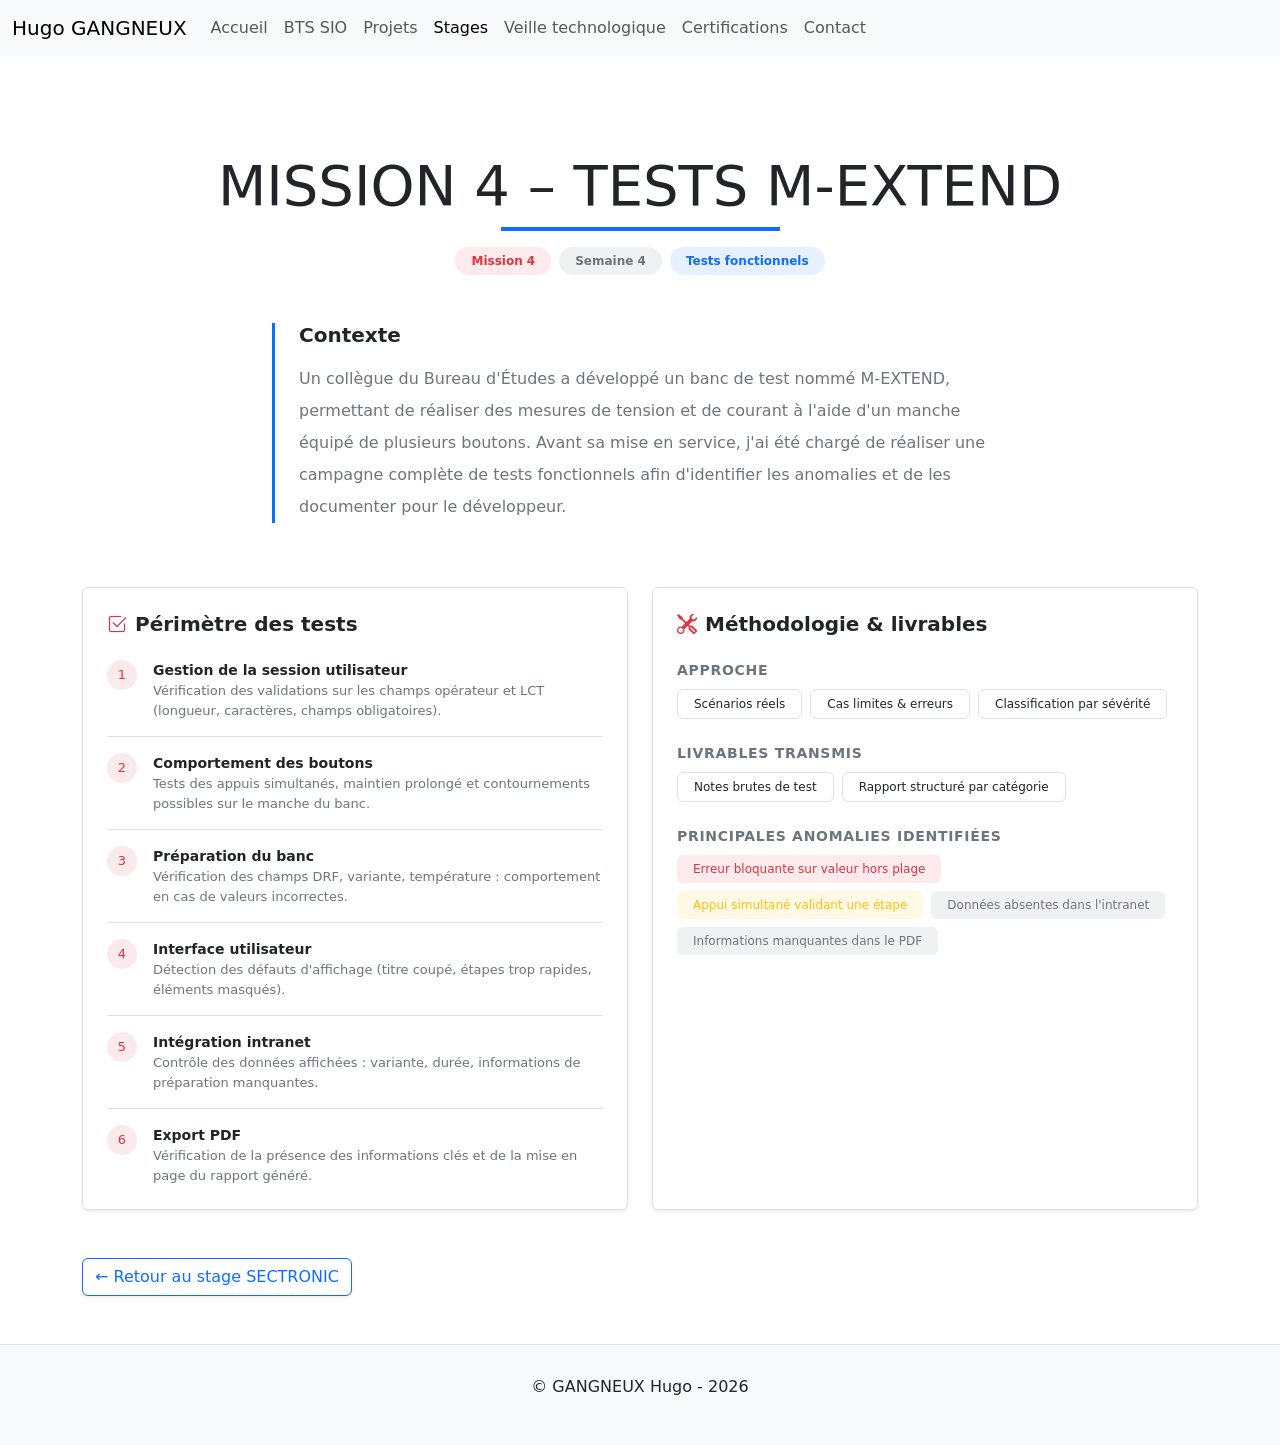
<file: sectronic-mission-mextend.html>
<!DOCTYPE html>
<html>
    <head>
        <meta charset="UTF-8">
        <title>Portfolio-Hugo-GANGNEUX</title>
        <meta name="viewport" content="width=device-width, initial-scale=1.0">
        <link href="https://cdn.jsdelivr.net/npm/bootstrap@5.3.8/dist/css/bootstrap.min.css" rel="stylesheet" 
              integrity="sha384-sRIl4kxILFvY47J16cr9ZwB07vP4J8+LH7qKQnuqkuIAvNWLzeN8tE5YBujZqJLB" crossorigin="anonymous">
        <link rel="stylesheet" href="https://cdn.jsdelivr.net/npm/bootstrap-icons@1.13.1/font/bootstrap-icons.min.css">
        <link rel="stylesheet" href="style.css">
    </head>
    <body>
        
        <nav class="navbar navbar-expand-lg bg-body-tertiary">
  <div class="container-fluid">
    <a class="navbar-brand" href="index.html">Hugo GANGNEUX</a>
    <button class="navbar-toggler" type="button" data-bs-toggle="collapse" data-bs-target="#menu" aria-controls="menu" aria-expanded="false" aria-label="Toggle navigation">
      <span class="navbar-toggler-icon"></span>
    </button>
    <div class="collapse navbar-collapse" id="menu">
      <ul class="navbar-nav me-auto mb-2 mb-lg-0">
        <li class="nav-item">
          <a class="nav-link" href="index.html">Accueil</a>
        </li>
        <li class="nav-item">
          <a class="nav-link" href="bts-sio.html">BTS SIO</a>
        </li>
        <li class="nav-item">
          <a class="nav-link" href="projets.html">Projets</a>
        </li>
        <li class="nav-item">
          <a class="nav-link active" aria-current="page" href="stages.html">Stages</a>
        </li>
        <li class="nav-item">
          <a class="nav-link" href="veille.html">Veille technologique</a>
        </li>
        <li class="nav-item">
          <a class="nav-link" href="certifications.html">Certifications</a>
        </li>
        <li class="nav-item">
          <a class="nav-link" href="contact.html">Contact</a>
        </li>
      </ul>
      
    </div>
  </div>
</nav><main class="container py-5 mt-5">

    <div class="text-center mb-5">
        <h1 class="display-4 fw-light text-uppercase tracking-widest">Mission 4 – Tests M-EXTEND</h1>
        <div class="border-top border-primary border-4 w-25 mx-auto mb-3"></div>
        <div class="d-flex justify-content-center gap-2 flex-wrap">
            <span class="badge rounded-pill bg-danger bg-opacity-10 text-danger px-3 py-2">Mission 4</span>
            <span class="badge rounded-pill bg-secondary bg-opacity-10 text-secondary px-3 py-2">Semaine 4</span>
            <span class="badge rounded-pill bg-primary bg-opacity-10 text-primary px-3 py-2">Tests fonctionnels</span>
        </div>
    </div>

    <div class="row mb-5">
        <div class="col-lg-8 mx-auto">
            <div class="border-start border-primary border-3 ps-4">
                <h2 class="h5 fw-semibold mb-3">Contexte</h2>
                <p class="text-secondary lh-lg">
                    Un collègue du Bureau d'Études a développé un banc de test nommé M-EXTEND, permettant de réaliser des mesures de tension et de courant à l'aide d'un manche équipé de plusieurs boutons. Avant sa mise en service, j'ai été chargé de réaliser une campagne complète de tests fonctionnels afin d'identifier les anomalies et de les documenter pour le développeur.
                </p>
            </div>
        </div>
    </div>

    <div class="row g-4 mb-5">
        <div class="col-lg-6">
            <div class="card h-100 border shadow-sm">
                <div class="card-body p-4">
                    <h2 class="h5 fw-semibold mb-4">
                        <i class="bi bi-check2-square text-danger me-2"></i>Périmètre des tests
                    </h2>
                                        <div class="d-flex gap-3 align-items-start pb-3 mb-3 border-bottom">
                        <div class="rounded-circle bg-danger bg-opacity-10 text-danger d-flex align-items-center justify-content-center flex-shrink-0"
                             style="width:30px;height:30px;font-size:13px;font-weight:500;">
                            1                        </div>
                        <div>
                            <div class="fw-semibold" style="font-size:14px;">Gestion de la session utilisateur</div>
                            <div class="text-secondary" style="font-size:13px;">Vérification des validations sur les champs opérateur et LCT (longueur, caractères, champs obligatoires).</div>
                        </div>
                    </div>
                                        <div class="d-flex gap-3 align-items-start pb-3 mb-3 border-bottom">
                        <div class="rounded-circle bg-danger bg-opacity-10 text-danger d-flex align-items-center justify-content-center flex-shrink-0"
                             style="width:30px;height:30px;font-size:13px;font-weight:500;">
                            2                        </div>
                        <div>
                            <div class="fw-semibold" style="font-size:14px;">Comportement des boutons</div>
                            <div class="text-secondary" style="font-size:13px;">Tests des appuis simultanés, maintien prolongé et contournements possibles sur le manche du banc.</div>
                        </div>
                    </div>
                                        <div class="d-flex gap-3 align-items-start pb-3 mb-3 border-bottom">
                        <div class="rounded-circle bg-danger bg-opacity-10 text-danger d-flex align-items-center justify-content-center flex-shrink-0"
                             style="width:30px;height:30px;font-size:13px;font-weight:500;">
                            3                        </div>
                        <div>
                            <div class="fw-semibold" style="font-size:14px;">Préparation du banc</div>
                            <div class="text-secondary" style="font-size:13px;">Vérification des champs DRF, variante, température : comportement en cas de valeurs incorrectes.</div>
                        </div>
                    </div>
                                        <div class="d-flex gap-3 align-items-start pb-3 mb-3 border-bottom">
                        <div class="rounded-circle bg-danger bg-opacity-10 text-danger d-flex align-items-center justify-content-center flex-shrink-0"
                             style="width:30px;height:30px;font-size:13px;font-weight:500;">
                            4                        </div>
                        <div>
                            <div class="fw-semibold" style="font-size:14px;">Interface utilisateur</div>
                            <div class="text-secondary" style="font-size:13px;">Détection des défauts d'affichage (titre coupé, étapes trop rapides, éléments masqués).</div>
                        </div>
                    </div>
                                        <div class="d-flex gap-3 align-items-start pb-3 mb-3 border-bottom">
                        <div class="rounded-circle bg-danger bg-opacity-10 text-danger d-flex align-items-center justify-content-center flex-shrink-0"
                             style="width:30px;height:30px;font-size:13px;font-weight:500;">
                            5                        </div>
                        <div>
                            <div class="fw-semibold" style="font-size:14px;">Intégration intranet</div>
                            <div class="text-secondary" style="font-size:13px;">Contrôle des données affichées : variante, durée, informations de préparation manquantes.</div>
                        </div>
                    </div>
                                        <div class="d-flex gap-3 align-items-start ">
                        <div class="rounded-circle bg-danger bg-opacity-10 text-danger d-flex align-items-center justify-content-center flex-shrink-0"
                             style="width:30px;height:30px;font-size:13px;font-weight:500;">
                            6                        </div>
                        <div>
                            <div class="fw-semibold" style="font-size:14px;">Export PDF</div>
                            <div class="text-secondary" style="font-size:13px;">Vérification de la présence des informations clés et de la mise en page du rapport généré.</div>
                        </div>
                    </div>
                                    </div>
            </div>
        </div>

        <div class="col-lg-6">
            <div class="card h-100 border shadow-sm">
                <div class="card-body p-4">
                    <h2 class="h5 fw-semibold mb-4">
                        <i class="bi bi-tools text-danger me-2"></i>Méthodologie & livrables
                    </h2>
                    <p class="text-secondary small mb-2 text-uppercase fw-semibold" style="letter-spacing:.05em;">Approche</p>
                    <div class="d-flex flex-wrap gap-2 mb-4">
                        <span class="badge border text-body fw-normal px-3 py-2">Scénarios réels</span>
                        <span class="badge border text-body fw-normal px-3 py-2">Cas limites & erreurs</span>
                        <span class="badge border text-body fw-normal px-3 py-2">Classification par sévérité</span>
                    </div>
                    <p class="text-secondary small mb-2 text-uppercase fw-semibold" style="letter-spacing:.05em;">Livrables transmis</p>
                    <div class="d-flex flex-wrap gap-2 mb-4">
                        <span class="badge border text-body fw-normal px-3 py-2">Notes brutes de test</span>
                        <span class="badge border text-body fw-normal px-3 py-2">Rapport structuré par catégorie</span>
                    </div>
                    <p class="text-secondary small mb-2 text-uppercase fw-semibold" style="letter-spacing:.05em;">Principales anomalies identifiées</p>
                    <div class="d-flex flex-wrap gap-2">
                        <span class="badge bg-danger bg-opacity-10 text-danger fw-normal px-3 py-2">Erreur bloquante sur valeur hors plage</span>
                        <span class="badge bg-warning bg-opacity-10 text-warning fw-normal px-3 py-2">Appui simultané validant une étape</span>
                        <span class="badge bg-secondary bg-opacity-10 text-secondary fw-normal px-3 py-2">Données absentes dans l'intranet</span>
                        <span class="badge bg-secondary bg-opacity-10 text-secondary fw-normal px-3 py-2">Informations manquantes dans le PDF</span>
                    </div>
                </div>
            </div>
        </div>
    </div>

    <div class="d-flex gap-3 mt-2">
        <a href="stage-sectronic.html" class="btn btn-outline-primary shadow-sm">
            ← Retour au stage SECTRONIC
        </a>
    </div>

</main><footer class='text-center'>
    <p>&copy; GANGNEUX Hugo - 2026</p>

</footer>        <script src="https://cdn.jsdelivr.net/npm/bootstrap@5.3.8/dist/js/bootstrap.bundle.min.js" 
integrity="sha384-FKyoEForCGlyvwx9Hj09JcYn3nv7wiPVlz7YYwJrWVcXK/BmnVDxM+D2scQbITxI" crossorigin="anonymous"></script>
    </body>
    
</html>
</file>
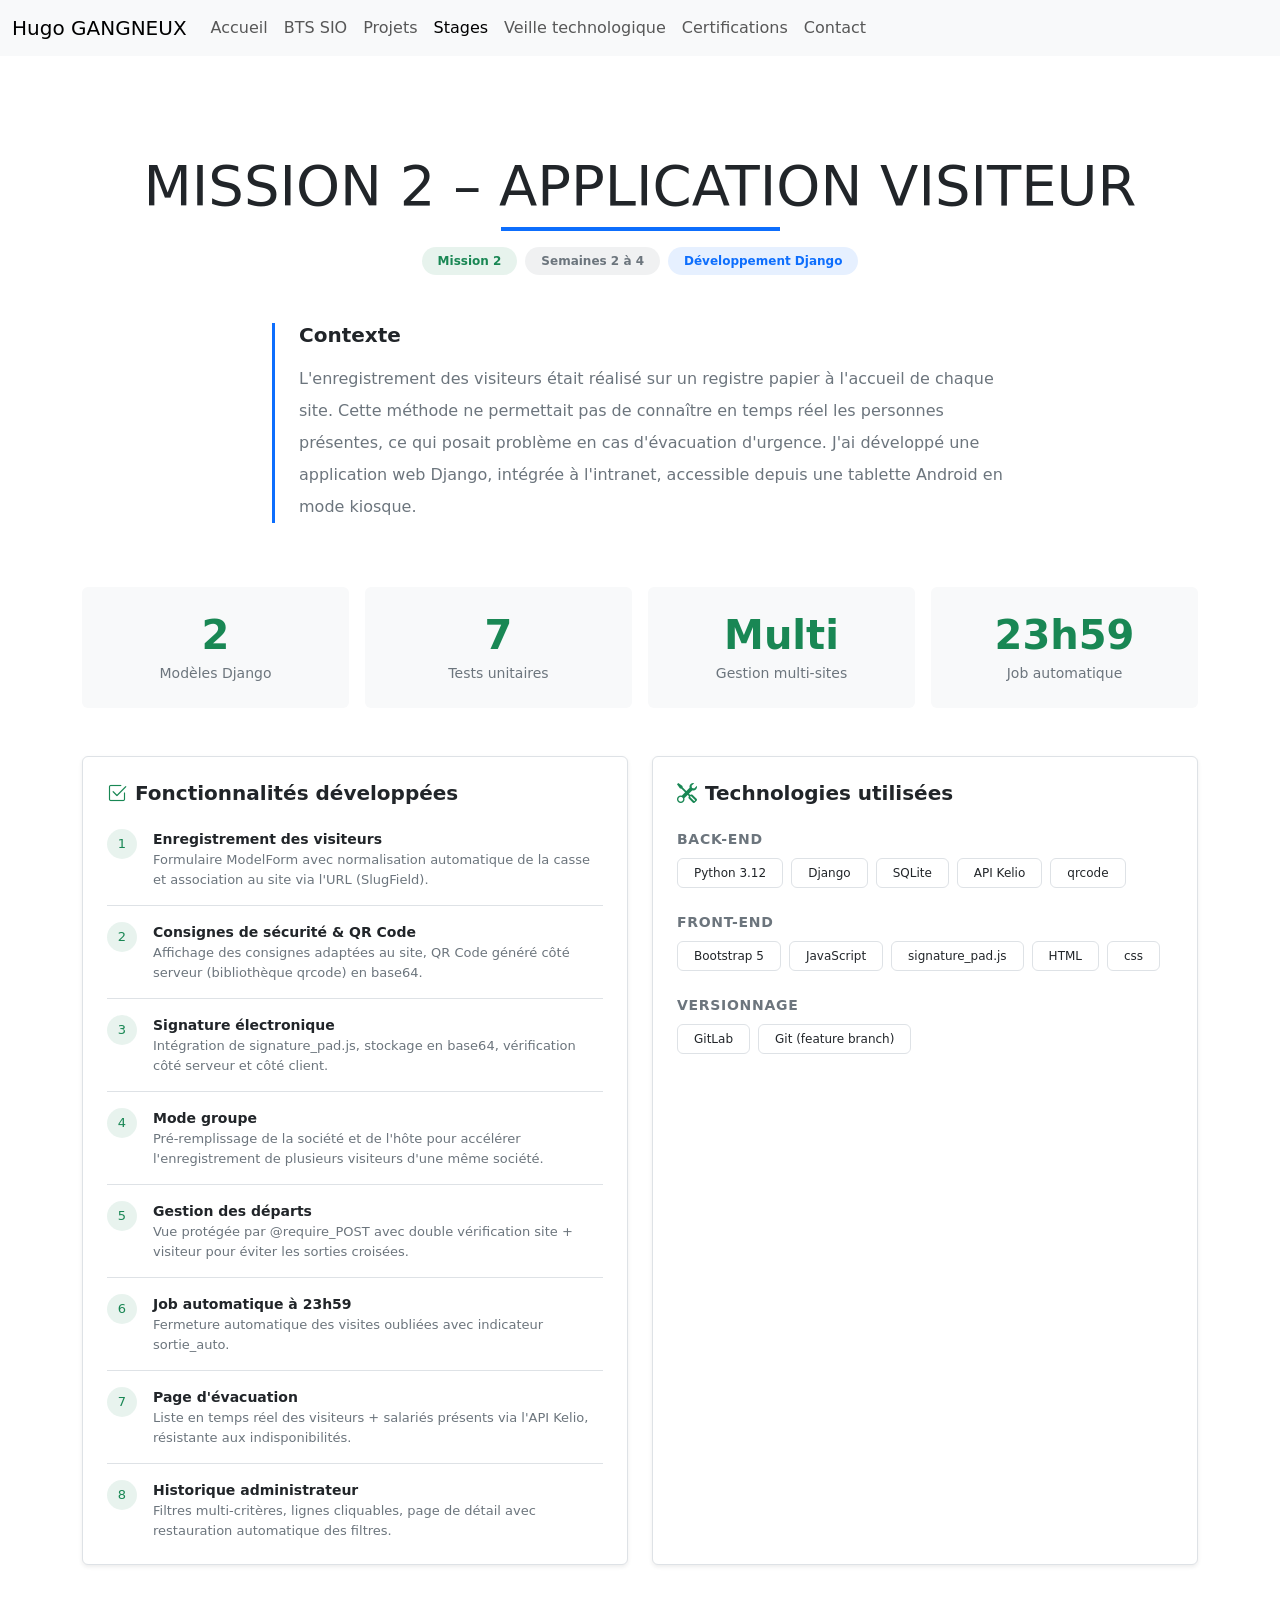
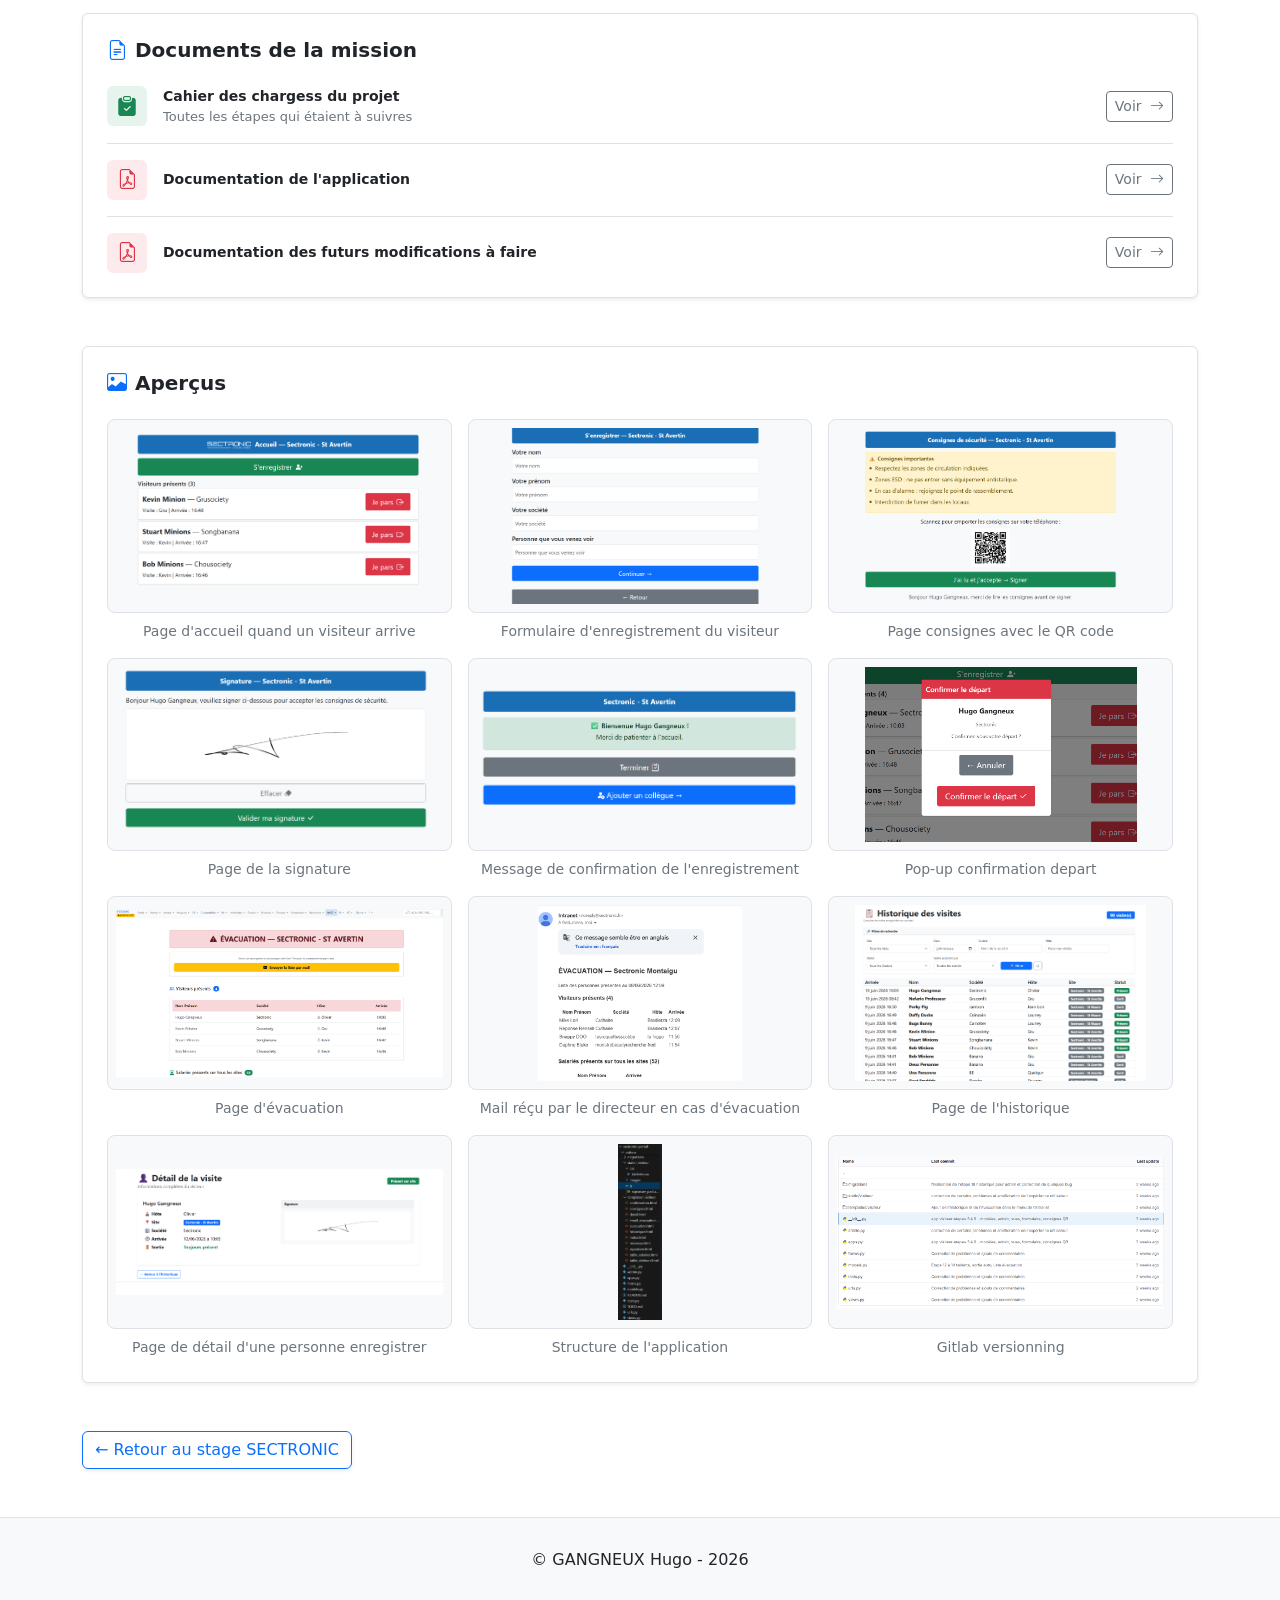
<file: sectronic-mission-visiteur.html>
<!DOCTYPE html>
<html>
    <head>
        <meta charset="UTF-8">
        <title>Portfolio-Hugo-GANGNEUX</title>
        <meta name="viewport" content="width=device-width, initial-scale=1.0">
        <link href="https://cdn.jsdelivr.net/npm/bootstrap@5.3.8/dist/css/bootstrap.min.css" rel="stylesheet" 
              integrity="sha384-sRIl4kxILFvY47J16cr9ZwB07vP4J8+LH7qKQnuqkuIAvNWLzeN8tE5YBujZqJLB" crossorigin="anonymous">
        <link rel="stylesheet" href="https://cdn.jsdelivr.net/npm/bootstrap-icons@1.13.1/font/bootstrap-icons.min.css">
        <link rel="stylesheet" href="style.css">
    </head>
    <body>
        
        <nav class="navbar navbar-expand-lg bg-body-tertiary">
  <div class="container-fluid">
    <a class="navbar-brand" href="index.html">Hugo GANGNEUX</a>
    <button class="navbar-toggler" type="button" data-bs-toggle="collapse" data-bs-target="#menu" aria-controls="menu" aria-expanded="false" aria-label="Toggle navigation">
      <span class="navbar-toggler-icon"></span>
    </button>
    <div class="collapse navbar-collapse" id="menu">
      <ul class="navbar-nav me-auto mb-2 mb-lg-0">
        <li class="nav-item">
          <a class="nav-link" href="index.html">Accueil</a>
        </li>
        <li class="nav-item">
          <a class="nav-link" href="bts-sio.html">BTS SIO</a>
        </li>
        <li class="nav-item">
          <a class="nav-link" href="projets.html">Projets</a>
        </li>
        <li class="nav-item">
          <a class="nav-link active" aria-current="page" href="stages.html">Stages</a>
        </li>
        <li class="nav-item">
          <a class="nav-link" href="veille.html">Veille technologique</a>
        </li>
        <li class="nav-item">
          <a class="nav-link" href="certifications.html">Certifications</a>
        </li>
        <li class="nav-item">
          <a class="nav-link" href="contact.html">Contact</a>
        </li>
      </ul>
      
    </div>
  </div>
</nav><main class="container py-5 mt-5">

    <div class="text-center mb-5">
        <h1 class="display-4 fw-light text-uppercase tracking-widest">Mission 2 – Application Visiteur</h1>
        <div class="border-top border-primary border-4 w-25 mx-auto mb-3"></div>
        <div class="d-flex justify-content-center gap-2 flex-wrap">
            <span class="badge rounded-pill bg-success bg-opacity-10 text-success px-3 py-2">Mission 2</span>
            <span class="badge rounded-pill bg-secondary bg-opacity-10 text-secondary px-3 py-2">Semaines 2 à 4</span>
            <span class="badge rounded-pill bg-primary bg-opacity-10 text-primary px-3 py-2">Développement Django</span>
        </div>
    </div>

    <div class="row mb-5">
        <div class="col-lg-8 mx-auto">
            <div class="border-start border-primary border-3 ps-4">
                <h2 class="h5 fw-semibold mb-3">Contexte</h2>
                <p class="text-secondary lh-lg">
                    L'enregistrement des visiteurs était réalisé sur un registre papier à l'accueil de chaque site. Cette méthode ne permettait pas de connaître en temps réel les personnes présentes, ce qui posait problème en cas d'évacuation d'urgence. J'ai développé une application web Django, intégrée à l'intranet, accessible depuis une tablette Android en mode kiosque.
                </p>
            </div>
        </div>
    </div>

    <!-- Chiffres -->
    <div class="row g-3 mb-5 text-center">
        <div class="col-6 col-md-3">
            <div class="card h-100 border-0 bg-light">
                <div class="card-body py-4">
                    <div class="display-6 fw-semibold text-success">2</div>
                    <div class="text-secondary small mt-1">Modèles Django</div>
                </div>
            </div>
        </div>
        <div class="col-6 col-md-3">
            <div class="card h-100 border-0 bg-light">
                <div class="card-body py-4">
                    <div class="display-6 fw-semibold text-success">7</div>
                    <div class="text-secondary small mt-1">Tests unitaires</div>
                </div>
            </div>
        </div>
        <div class="col-6 col-md-3">
            <div class="card h-100 border-0 bg-light">
                <div class="card-body py-4">
                    <div class="display-6 fw-semibold text-success">Multi</div>
                    <div class="text-secondary small mt-1">Gestion multi-sites</div>
                </div>
            </div>
        </div>
        <div class="col-6 col-md-3">
            <div class="card h-100 border-0 bg-light">
                <div class="card-body py-4">
                    <div class="display-6 fw-semibold text-success">23h59</div>
                    <div class="text-secondary small mt-1">Job automatique</div>
                </div>
            </div>
        </div>
    </div>

    <div class="row g-4 mb-5">
        <div class="col-lg-6">
            <div class="card h-100 border shadow-sm">
                <div class="card-body p-4">
                    <h2 class="h5 fw-semibold mb-4">
                        <i class="bi bi-check2-square text-success me-2"></i>Fonctionnalités développées
                    </h2>
                                        <div class="d-flex gap-3 align-items-start pb-3 mb-3 border-bottom">
                        <div class="rounded-circle bg-success bg-opacity-10 text-success d-flex align-items-center justify-content-center flex-shrink-0"
                             style="width:30px;height:30px;font-size:13px;font-weight:500;">
                            1                        </div>
                        <div>
                            <div class="fw-semibold" style="font-size:14px;">Enregistrement des visiteurs</div>
                            <div class="text-secondary" style="font-size:13px;">Formulaire ModelForm avec normalisation automatique de la casse et association au site via l'URL (SlugField).</div>
                        </div>
                    </div>
                                        <div class="d-flex gap-3 align-items-start pb-3 mb-3 border-bottom">
                        <div class="rounded-circle bg-success bg-opacity-10 text-success d-flex align-items-center justify-content-center flex-shrink-0"
                             style="width:30px;height:30px;font-size:13px;font-weight:500;">
                            2                        </div>
                        <div>
                            <div class="fw-semibold" style="font-size:14px;">Consignes de sécurité & QR Code</div>
                            <div class="text-secondary" style="font-size:13px;">Affichage des consignes adaptées au site, QR Code généré côté serveur (bibliothèque qrcode) en base64.</div>
                        </div>
                    </div>
                                        <div class="d-flex gap-3 align-items-start pb-3 mb-3 border-bottom">
                        <div class="rounded-circle bg-success bg-opacity-10 text-success d-flex align-items-center justify-content-center flex-shrink-0"
                             style="width:30px;height:30px;font-size:13px;font-weight:500;">
                            3                        </div>
                        <div>
                            <div class="fw-semibold" style="font-size:14px;">Signature électronique</div>
                            <div class="text-secondary" style="font-size:13px;">Intégration de signature_pad.js, stockage en base64, vérification côté serveur et côté client.</div>
                        </div>
                    </div>
                                        <div class="d-flex gap-3 align-items-start pb-3 mb-3 border-bottom">
                        <div class="rounded-circle bg-success bg-opacity-10 text-success d-flex align-items-center justify-content-center flex-shrink-0"
                             style="width:30px;height:30px;font-size:13px;font-weight:500;">
                            4                        </div>
                        <div>
                            <div class="fw-semibold" style="font-size:14px;">Mode groupe</div>
                            <div class="text-secondary" style="font-size:13px;">Pré-remplissage de la société et de l'hôte pour accélérer l'enregistrement de plusieurs visiteurs d'une même société.</div>
                        </div>
                    </div>
                                        <div class="d-flex gap-3 align-items-start pb-3 mb-3 border-bottom">
                        <div class="rounded-circle bg-success bg-opacity-10 text-success d-flex align-items-center justify-content-center flex-shrink-0"
                             style="width:30px;height:30px;font-size:13px;font-weight:500;">
                            5                        </div>
                        <div>
                            <div class="fw-semibold" style="font-size:14px;">Gestion des départs</div>
                            <div class="text-secondary" style="font-size:13px;">Vue protégée par @require_POST avec double vérification site + visiteur pour éviter les sorties croisées.</div>
                        </div>
                    </div>
                                        <div class="d-flex gap-3 align-items-start pb-3 mb-3 border-bottom">
                        <div class="rounded-circle bg-success bg-opacity-10 text-success d-flex align-items-center justify-content-center flex-shrink-0"
                             style="width:30px;height:30px;font-size:13px;font-weight:500;">
                            6                        </div>
                        <div>
                            <div class="fw-semibold" style="font-size:14px;">Job automatique à 23h59</div>
                            <div class="text-secondary" style="font-size:13px;">Fermeture automatique des visites oubliées avec indicateur sortie_auto.</div>
                        </div>
                    </div>
                                        <div class="d-flex gap-3 align-items-start pb-3 mb-3 border-bottom">
                        <div class="rounded-circle bg-success bg-opacity-10 text-success d-flex align-items-center justify-content-center flex-shrink-0"
                             style="width:30px;height:30px;font-size:13px;font-weight:500;">
                            7                        </div>
                        <div>
                            <div class="fw-semibold" style="font-size:14px;">Page d'évacuation</div>
                            <div class="text-secondary" style="font-size:13px;">Liste en temps réel des visiteurs + salariés présents via l'API Kelio, résistante aux indisponibilités.</div>
                        </div>
                    </div>
                                        <div class="d-flex gap-3 align-items-start ">
                        <div class="rounded-circle bg-success bg-opacity-10 text-success d-flex align-items-center justify-content-center flex-shrink-0"
                             style="width:30px;height:30px;font-size:13px;font-weight:500;">
                            8                        </div>
                        <div>
                            <div class="fw-semibold" style="font-size:14px;">Historique administrateur</div>
                            <div class="text-secondary" style="font-size:13px;">Filtres multi-critères, lignes cliquables, page de détail avec restauration automatique des filtres.</div>
                        </div>
                    </div>
                                    </div>
            </div>
        </div>

        <div class="col-lg-6">
            <div class="card h-100 border shadow-sm">
                <div class="card-body p-4">
                    <h2 class="h5 fw-semibold mb-4">
                        <i class="bi bi-tools text-success me-2"></i>Technologies utilisées
                    </h2>
                    <p class="text-secondary small mb-2 text-uppercase fw-semibold" style="letter-spacing:.05em;">Back-end</p>
                    <div class="d-flex flex-wrap gap-2 mb-4">
                        <span class="badge border text-body fw-normal px-3 py-2">Python 3.12</span>
                        <span class="badge border text-body fw-normal px-3 py-2">Django</span>
                        <span class="badge border text-body fw-normal px-3 py-2">SQLite</span>
                        <span class="badge border text-body fw-normal px-3 py-2">API Kelio</span>
                        <span class="badge border text-body fw-normal px-3 py-2">qrcode</span>
                    </div>
                    <p class="text-secondary small mb-2 text-uppercase fw-semibold" style="letter-spacing:.05em;">Front-end</p>
                    <div class="d-flex flex-wrap gap-2 mb-4">
                        <span class="badge border text-body fw-normal px-3 py-2">Bootstrap 5</span>
                        <span class="badge border text-body fw-normal px-3 py-2">JavaScript</span>
                        <span class="badge border text-body fw-normal px-3 py-2">signature_pad.js</span>
                        <span class="badge border text-body fw-normal px-3 py-2">HTML</span>
                        <span class="badge border text-body fw-normal px-3 py-2">css</span>

                    </div>
                    <p class="text-secondary small mb-2 text-uppercase fw-semibold" style="letter-spacing:.05em;">Versionnage</p>
                    <div class="d-flex flex-wrap gap-2">
                        <span class="badge border text-body fw-normal px-3 py-2">GitLab</span>
                        <span class="badge border text-body fw-normal px-3 py-2">Git (feature branch)</span>
                    </div>
                </div>
            </div>
        </div>
    </div>

    <div class="card border shadow-sm mb-5">
        <div class="card-body p-4">
            <h2 class="h5 fw-semibold mb-4">
                <i class="bi bi-file-earmark-text text-primary me-2"></i>Documents de la mission
            </h2>
                        <div class="d-flex align-items-center gap-3 pb-3 mb-3 border-bottom">
                <div class="rounded-2 bg-success bg-opacity-10 d-flex align-items-center justify-content-center flex-shrink-0"
                     style="width:40px;height:40px;">
                    <i class="bi bi bi-clipboard-check-fill text-success fs-5"></i>
                </div>
                <div class="flex-grow-1">
                    <div class="fw-semibold" style="font-size:14px;">Cahier des chargess du projet</div>
                    <div class="text-secondary" style="font-size:13px;">Toutes les étapes qui étaient à suivres</div>
                </div>
                <a href="assets/Sectronic/Mission2/TODO_VISITEUR.md" target="_blank" class="btn btn-sm btn-outline-secondary">
                    Voir <i class="bi bi-arrow-right ms-1"></i>
                </a>
            </div>
                        <div class="d-flex align-items-center gap-3 pb-3 mb-3 border-bottom">
                <div class="rounded-2 bg-danger bg-opacity-10 d-flex align-items-center justify-content-center flex-shrink-0"
                     style="width:40px;height:40px;">
                    <i class="bi bi-file-earmark-pdf text-danger fs-5"></i>
                </div>
                <div class="flex-grow-1">
                    <div class="fw-semibold" style="font-size:14px;">Documentation de l'application</div>
                    <div class="text-secondary" style="font-size:13px;"></div>
                </div>
                <a href="assets/Sectronic/Mission2/README.md" target="_blank" class="btn btn-sm btn-outline-secondary">
                    Voir <i class="bi bi-arrow-right ms-1"></i>
                </a>
            </div>
                        <div class="d-flex align-items-center gap-3 ">
                <div class="rounded-2 bg-danger bg-opacity-10 d-flex align-items-center justify-content-center flex-shrink-0"
                     style="width:40px;height:40px;">
                    <i class="bi bi-file-earmark-pdf text-danger fs-5"></i>
                </div>
                <div class="flex-grow-1">
                    <div class="fw-semibold" style="font-size:14px;">Documentation des futurs modifications à faire</div>
                    <div class="text-secondary" style="font-size:13px;"></div>
                </div>
                <a href="assets/Sectronic/Mission2/TODO.md" target="_blank" class="btn btn-sm btn-outline-secondary">
                    Voir <i class="bi bi-arrow-right ms-1"></i>
                </a>
            </div>
                    </div>
    </div>

    <div class="card border shadow-sm mb-5">
        <div class="card-body p-4">
            <h2 class="h5 fw-semibold mb-4">
                <i class="bi bi-image text-primary me-2"></i>Aperçus
            </h2>
            <div class="row g-3">
                                <div class="col-md-4">
                    <div class="rounded-3 overflow-hidden border bg-light" style="aspect-ratio:16/9;">
                        <img src="assets/Sectronic/Mission2/Accueil.png" alt="Page d'accueil quand un visiteur arrive"
                             class="w-100 h-100 object-fit-contain p-2 hover-zoom"
                             style="cursor: pointer;"
                             onerror="this.parentElement.innerHTML='<div class=\'d-flex flex-column align-items-center justify-content-center h-100 text-secondary\'><i class=\'bi bi-image fs-2 mb-2\'></i><span class=\'small px-2 text-center\'>Page d'accueil quand un visiteur arrive</span></div>'">
                    </div>
                    <p class="text-secondary small text-center mt-2 mb-0">Page d'accueil quand un visiteur arrive</p>
                </div>
                                <div class="col-md-4">
                    <div class="rounded-3 overflow-hidden border bg-light" style="aspect-ratio:16/9;">
                        <img src="assets/Sectronic/Mission2/Formulaire.png" alt="Formulaire d'enregistrement du visiteur"
                             class="w-100 h-100 object-fit-contain p-2 hover-zoom"
                             style="cursor: pointer;"
                             onerror="this.parentElement.innerHTML='<div class=\'d-flex flex-column align-items-center justify-content-center h-100 text-secondary\'><i class=\'bi bi-image fs-2 mb-2\'></i><span class=\'small px-2 text-center\'>Formulaire d'enregistrement du visiteur</span></div>'">
                    </div>
                    <p class="text-secondary small text-center mt-2 mb-0">Formulaire d'enregistrement du visiteur</p>
                </div>
                                <div class="col-md-4">
                    <div class="rounded-3 overflow-hidden border bg-light" style="aspect-ratio:16/9;">
                        <img src="assets/Sectronic/Mission2/consignes.png" alt="Page consignes avec le QR code"
                             class="w-100 h-100 object-fit-contain p-2 hover-zoom"
                             style="cursor: pointer;"
                             onerror="this.parentElement.innerHTML='<div class=\'d-flex flex-column align-items-center justify-content-center h-100 text-secondary\'><i class=\'bi bi-image fs-2 mb-2\'></i><span class=\'small px-2 text-center\'>Page consignes avec le QR code</span></div>'">
                    </div>
                    <p class="text-secondary small text-center mt-2 mb-0">Page consignes avec le QR code</p>
                </div>
                                <div class="col-md-4">
                    <div class="rounded-3 overflow-hidden border bg-light" style="aspect-ratio:16/9;">
                        <img src="assets/Sectronic/Mission2/signature.png" alt="Page de la signature"
                             class="w-100 h-100 object-fit-contain p-2 hover-zoom"
                             style="cursor: pointer;"
                             onerror="this.parentElement.innerHTML='<div class=\'d-flex flex-column align-items-center justify-content-center h-100 text-secondary\'><i class=\'bi bi-image fs-2 mb-2\'></i><span class=\'small px-2 text-center\'>Page de la signature</span></div>'">
                    </div>
                    <p class="text-secondary small text-center mt-2 mb-0">Page de la signature</p>
                </div>
                                <div class="col-md-4">
                    <div class="rounded-3 overflow-hidden border bg-light" style="aspect-ratio:16/9;">
                        <img src="assets/Sectronic/Mission2/confirmation.png" alt="Message de confirmation de l'enregistrement"
                             class="w-100 h-100 object-fit-contain p-2 hover-zoom"
                             style="cursor: pointer;"
                             onerror="this.parentElement.innerHTML='<div class=\'d-flex flex-column align-items-center justify-content-center h-100 text-secondary\'><i class=\'bi bi-image fs-2 mb-2\'></i><span class=\'small px-2 text-center\'>Message de confirmation de l'enregistrement</span></div>'">
                    </div>
                    <p class="text-secondary small text-center mt-2 mb-0">Message de confirmation de l'enregistrement</p>
                </div>
                                <div class="col-md-4">
                    <div class="rounded-3 overflow-hidden border bg-light" style="aspect-ratio:16/9;">
                        <img src="assets/Sectronic/Mission2/confirmation depart.png" alt="Pop-up confirmation depart"
                             class="w-100 h-100 object-fit-contain p-2 hover-zoom"
                             style="cursor: pointer;"
                             onerror="this.parentElement.innerHTML='<div class=\'d-flex flex-column align-items-center justify-content-center h-100 text-secondary\'><i class=\'bi bi-image fs-2 mb-2\'></i><span class=\'small px-2 text-center\'>Pop-up confirmation depart</span></div>'">
                    </div>
                    <p class="text-secondary small text-center mt-2 mb-0">Pop-up confirmation depart</p>
                </div>
                                <div class="col-md-4">
                    <div class="rounded-3 overflow-hidden border bg-light" style="aspect-ratio:16/9;">
                        <img src="assets/Sectronic/Mission2/evacuation.png" alt="Page d'évacuation"
                             class="w-100 h-100 object-fit-contain p-2 hover-zoom"
                             style="cursor: pointer;"
                             onerror="this.parentElement.innerHTML='<div class=\'d-flex flex-column align-items-center justify-content-center h-100 text-secondary\'><i class=\'bi bi-image fs-2 mb-2\'></i><span class=\'small px-2 text-center\'>Page d'évacuation</span></div>'">
                    </div>
                    <p class="text-secondary small text-center mt-2 mb-0">Page d'évacuation</p>
                </div>
                                <div class="col-md-4">
                    <div class="rounded-3 overflow-hidden border bg-light" style="aspect-ratio:16/9;">
                        <img src="assets/Sectronic/Mission2/Mail evacuation.png" alt="Mail réçu par le directeur en cas d'évacuation"
                             class="w-100 h-100 object-fit-contain p-2 hover-zoom"
                             style="cursor: pointer;"
                             onerror="this.parentElement.innerHTML='<div class=\'d-flex flex-column align-items-center justify-content-center h-100 text-secondary\'><i class=\'bi bi-image fs-2 mb-2\'></i><span class=\'small px-2 text-center\'>Mail réçu par le directeur en cas d'évacuation</span></div>'">
                    </div>
                    <p class="text-secondary small text-center mt-2 mb-0">Mail réçu par le directeur en cas d'évacuation</p>
                </div>
                                <div class="col-md-4">
                    <div class="rounded-3 overflow-hidden border bg-light" style="aspect-ratio:16/9;">
                        <img src="assets/Sectronic/Mission2/Historique.png" alt="Page de l'historique"
                             class="w-100 h-100 object-fit-contain p-2 hover-zoom"
                             style="cursor: pointer;"
                             onerror="this.parentElement.innerHTML='<div class=\'d-flex flex-column align-items-center justify-content-center h-100 text-secondary\'><i class=\'bi bi-image fs-2 mb-2\'></i><span class=\'small px-2 text-center\'>Page de l'historique</span></div>'">
                    </div>
                    <p class="text-secondary small text-center mt-2 mb-0">Page de l'historique</p>
                </div>
                                <div class="col-md-4">
                    <div class="rounded-3 overflow-hidden border bg-light" style="aspect-ratio:16/9;">
                        <img src="assets/Sectronic/Mission2/detail signature.png" alt="Page de détail d'une personne enregistrer"
                             class="w-100 h-100 object-fit-contain p-2 hover-zoom"
                             style="cursor: pointer;"
                             onerror="this.parentElement.innerHTML='<div class=\'d-flex flex-column align-items-center justify-content-center h-100 text-secondary\'><i class=\'bi bi-image fs-2 mb-2\'></i><span class=\'small px-2 text-center\'>Page de détail d'une personne enregistrer</span></div>'">
                    </div>
                    <p class="text-secondary small text-center mt-2 mb-0">Page de détail d'une personne enregistrer</p>
                </div>
                                <div class="col-md-4">
                    <div class="rounded-3 overflow-hidden border bg-light" style="aspect-ratio:16/9;">
                        <img src="assets/Sectronic/Mission2/structure_application.png" alt="Structure de l'application"
                             class="w-100 h-100 object-fit-contain p-2 hover-zoom"
                             style="cursor: pointer;"
                             onerror="this.parentElement.innerHTML='<div class=\'d-flex flex-column align-items-center justify-content-center h-100 text-secondary\'><i class=\'bi bi-image fs-2 mb-2\'></i><span class=\'small px-2 text-center\'>Structure de l'application</span></div>'">
                    </div>
                    <p class="text-secondary small text-center mt-2 mb-0">Structure de l'application</p>
                </div>
                                <div class="col-md-4">
                    <div class="rounded-3 overflow-hidden border bg-light" style="aspect-ratio:16/9;">
                        <img src="assets/Sectronic/Mission2/gitlab.png" alt="Gitlab versionning"
                             class="w-100 h-100 object-fit-contain p-2 hover-zoom"
                             style="cursor: pointer;"
                             onerror="this.parentElement.innerHTML='<div class=\'d-flex flex-column align-items-center justify-content-center h-100 text-secondary\'><i class=\'bi bi-image fs-2 mb-2\'></i><span class=\'small px-2 text-center\'>Gitlab versionning</span></div>'">
                    </div>
                    <p class="text-secondary small text-center mt-2 mb-0">Gitlab versionning</p>
                </div>
                            </div>
        </div>
    </div>

    <div class="d-flex gap-3 mt-2">
        <a href="stage-sectronic.html" class="btn btn-outline-primary shadow-sm">
            ← Retour au stage SECTRONIC
        </a>
    </div>

</main><footer class='text-center'>
    <p>&copy; GANGNEUX Hugo - 2026</p>

</footer>        <script src="https://cdn.jsdelivr.net/npm/bootstrap@5.3.8/dist/js/bootstrap.bundle.min.js" 
integrity="sha384-FKyoEForCGlyvwx9Hj09JcYn3nv7wiPVlz7YYwJrWVcXK/BmnVDxM+D2scQbITxI" crossorigin="anonymous"></script>
    </body>
    
</html>
</file>
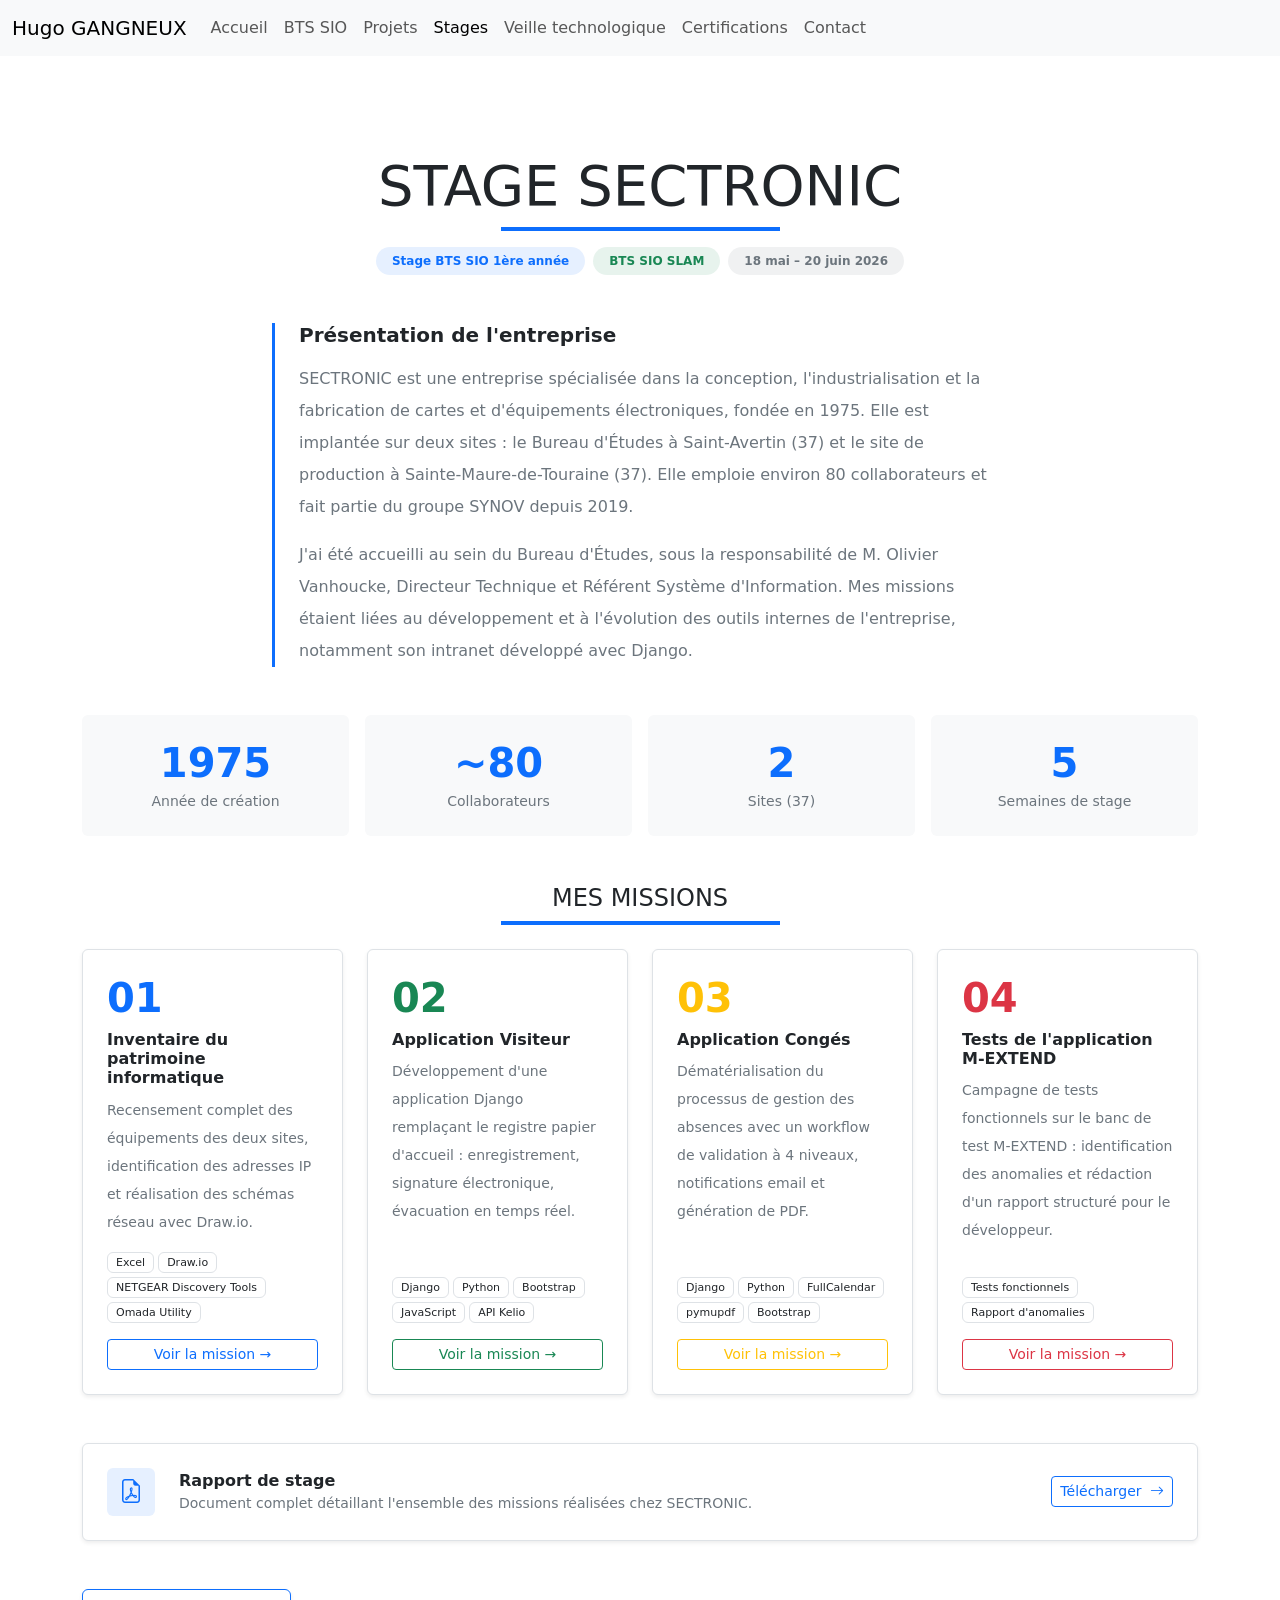
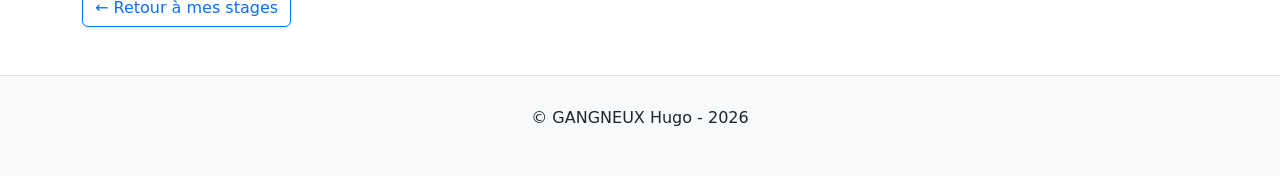
<file: stage-sectronic.html>
<!DOCTYPE html>
<html>
    <head>
        <meta charset="UTF-8">
        <title>Portfolio-Hugo-GANGNEUX</title>
        <meta name="viewport" content="width=device-width, initial-scale=1.0">
        <link href="https://cdn.jsdelivr.net/npm/bootstrap@5.3.8/dist/css/bootstrap.min.css" rel="stylesheet" 
              integrity="sha384-sRIl4kxILFvY47J16cr9ZwB07vP4J8+LH7qKQnuqkuIAvNWLzeN8tE5YBujZqJLB" crossorigin="anonymous">
        <link rel="stylesheet" href="https://cdn.jsdelivr.net/npm/bootstrap-icons@1.13.1/font/bootstrap-icons.min.css">
        <link rel="stylesheet" href="style.css">
    </head>
    <body>
        
        <nav class="navbar navbar-expand-lg bg-body-tertiary">
  <div class="container-fluid">
    <a class="navbar-brand" href="index.html">Hugo GANGNEUX</a>
    <button class="navbar-toggler" type="button" data-bs-toggle="collapse" data-bs-target="#menu" aria-controls="menu" aria-expanded="false" aria-label="Toggle navigation">
      <span class="navbar-toggler-icon"></span>
    </button>
    <div class="collapse navbar-collapse" id="menu">
      <ul class="navbar-nav me-auto mb-2 mb-lg-0">
        <li class="nav-item">
          <a class="nav-link" href="index.html">Accueil</a>
        </li>
        <li class="nav-item">
          <a class="nav-link" href="bts-sio.html">BTS SIO</a>
        </li>
        <li class="nav-item">
          <a class="nav-link" href="projets.html">Projets</a>
        </li>
        <li class="nav-item">
          <a class="nav-link active" aria-current="page" href="stages.html">Stages</a>
        </li>
        <li class="nav-item">
          <a class="nav-link" href="veille.html">Veille technologique</a>
        </li>
        <li class="nav-item">
          <a class="nav-link" href="certifications.html">Certifications</a>
        </li>
        <li class="nav-item">
          <a class="nav-link" href="contact.html">Contact</a>
        </li>
      </ul>
      
    </div>
  </div>
</nav><main class="container py-5 mt-5">

    <!-- Bandeau titre -->
    <div class="text-center mb-5">
        <h1 class="display-4 fw-light text-uppercase tracking-widest">Stage SECTRONIC</h1>
        <div class="border-top border-primary border-4 w-25 mx-auto mb-3"></div>
        <div class="d-flex justify-content-center gap-2 flex-wrap">
            <span class="badge rounded-pill bg-primary bg-opacity-10 text-primary px-3 py-2">Stage BTS SIO 1ère année</span>
            <span class="badge rounded-pill bg-success bg-opacity-10 text-success px-3 py-2">BTS SIO SLAM</span>
            <span class="badge rounded-pill bg-secondary bg-opacity-10 text-secondary px-3 py-2">18 mai – 20 juin 2026</span>
        </div>
    </div>

    <!-- Contexte -->
    <div class="row mb-5">
        <div class="col-lg-8 mx-auto">
            <div class="border-start border-primary border-3 ps-4">
                <h2 class="h5 fw-semibold mb-3">Présentation de l'entreprise</h2>
                <p class="text-secondary lh-lg">
                    SECTRONIC est une entreprise spécialisée dans la conception, l'industrialisation et la fabrication de cartes et d'équipements électroniques, fondée en 1975. Elle est implantée sur deux sites : le Bureau d'Études à Saint-Avertin (37) et le site de production à Sainte-Maure-de-Touraine (37). Elle emploie environ 80 collaborateurs et fait partie du groupe SYNOV depuis 2019.
                </p>
                <p class="text-secondary lh-lg mb-0">
                    J'ai été accueilli au sein du Bureau d'Études, sous la responsabilité de M. Olivier Vanhoucke, Directeur Technique et Référent Système d'Information. Mes missions étaient liées au développement et à l'évolution des outils internes de l'entreprise, notamment son intranet développé avec Django.
                </p>
            </div>
        </div>
    </div>

    <!-- Chiffres clés -->
    <div class="row g-3 mb-5 text-center">
        <div class="col-6 col-md-3">
            <div class="card h-100 border-0 bg-light">
                <div class="card-body py-4">
                    <div class="display-6 fw-semibold text-primary">1975</div>
                    <div class="text-secondary small mt-1">Année de création</div>
                </div>
            </div>
        </div>
        <div class="col-6 col-md-3">
            <div class="card h-100 border-0 bg-light">
                <div class="card-body py-4">
                    <div class="display-6 fw-semibold text-primary">~80</div>
                    <div class="text-secondary small mt-1">Collaborateurs</div>
                </div>
            </div>
        </div>
        <div class="col-6 col-md-3">
            <div class="card h-100 border-0 bg-light">
                <div class="card-body py-4">
                    <div class="display-6 fw-semibold text-primary">2</div>
                    <div class="text-secondary small mt-1">Sites (37)</div>
                </div>
            </div>
        </div>
        <div class="col-6 col-md-3">
            <div class="card h-100 border-0 bg-light">
                <div class="card-body py-4">
                    <div class="display-6 fw-semibold text-primary">5</div>
                    <div class="text-secondary small mt-1">Semaines de stage</div>
                </div>
            </div>
        </div>
    </div>

    <!-- 4 cards missions -->
    <div class="text-center mb-4">
        <h2 class="h4 fw-light text-uppercase">Mes missions</h2>
        <div class="border-top border-primary border-4 w-25 mx-auto"></div>
    </div>

    <div class="row g-4 mb-5">

                <div class="col-md-6 col-lg-3">
            <div class="card h-100 border shadow-sm hover-lift">
                <div class="card-body p-4 d-flex flex-column">
                    <div class="display-6 fw-semibold text-primary mb-2">01</div>
                    <h3 class="h6 fw-semibold mb-2">Inventaire du patrimoine informatique</h3>
                    <p class="text-secondary small lh-lg flex-grow-1">Recensement complet des équipements des deux sites, identification des adresses IP et réalisation des schémas réseau avec Draw.io.</p>
                    <div class="d-flex flex-wrap gap-1 mb-3">
                                                <span class="badge border text-body fw-normal px-2 py-1" style="font-size:11px;">Excel</span>
                                                <span class="badge border text-body fw-normal px-2 py-1" style="font-size:11px;">Draw.io</span>
                                                <span class="badge border text-body fw-normal px-2 py-1" style="font-size:11px;">NETGEAR Discovery Tools</span>
                                                <span class="badge border text-body fw-normal px-2 py-1" style="font-size:11px;">Omada Utility</span>
                                            </div>
                    <a href="sectronic-mission-inventaire.html" class="btn btn-sm btn-outline-primary">
                        Voir la mission →
                    </a>
                </div>
            </div>
        </div>
                <div class="col-md-6 col-lg-3">
            <div class="card h-100 border shadow-sm hover-lift">
                <div class="card-body p-4 d-flex flex-column">
                    <div class="display-6 fw-semibold text-success mb-2">02</div>
                    <h3 class="h6 fw-semibold mb-2">Application Visiteur</h3>
                    <p class="text-secondary small lh-lg flex-grow-1">Développement d'une application Django remplaçant le registre papier d'accueil : enregistrement, signature électronique, évacuation en temps réel.</p>
                    <div class="d-flex flex-wrap gap-1 mb-3">
                                                <span class="badge border text-body fw-normal px-2 py-1" style="font-size:11px;">Django</span>
                                                <span class="badge border text-body fw-normal px-2 py-1" style="font-size:11px;">Python</span>
                                                <span class="badge border text-body fw-normal px-2 py-1" style="font-size:11px;">Bootstrap</span>
                                                <span class="badge border text-body fw-normal px-2 py-1" style="font-size:11px;">JavaScript</span>
                                                <span class="badge border text-body fw-normal px-2 py-1" style="font-size:11px;">API Kelio</span>
                                            </div>
                    <a href="sectronic-mission-visiteur.html" class="btn btn-sm btn-outline-success">
                        Voir la mission →
                    </a>
                </div>
            </div>
        </div>
                <div class="col-md-6 col-lg-3">
            <div class="card h-100 border shadow-sm hover-lift">
                <div class="card-body p-4 d-flex flex-column">
                    <div class="display-6 fw-semibold text-warning mb-2">03</div>
                    <h3 class="h6 fw-semibold mb-2">Application Congés</h3>
                    <p class="text-secondary small lh-lg flex-grow-1">Dématérialisation du processus de gestion des absences avec un workflow de validation à 4 niveaux, notifications email et génération de PDF.</p>
                    <div class="d-flex flex-wrap gap-1 mb-3">
                                                <span class="badge border text-body fw-normal px-2 py-1" style="font-size:11px;">Django</span>
                                                <span class="badge border text-body fw-normal px-2 py-1" style="font-size:11px;">Python</span>
                                                <span class="badge border text-body fw-normal px-2 py-1" style="font-size:11px;">FullCalendar</span>
                                                <span class="badge border text-body fw-normal px-2 py-1" style="font-size:11px;">pymupdf</span>
                                                <span class="badge border text-body fw-normal px-2 py-1" style="font-size:11px;">Bootstrap</span>
                                            </div>
                    <a href="sectronic-mission-conges.html" class="btn btn-sm btn-outline-warning">
                        Voir la mission →
                    </a>
                </div>
            </div>
        </div>
                <div class="col-md-6 col-lg-3">
            <div class="card h-100 border shadow-sm hover-lift">
                <div class="card-body p-4 d-flex flex-column">
                    <div class="display-6 fw-semibold text-danger mb-2">04</div>
                    <h3 class="h6 fw-semibold mb-2">Tests de l'application M-EXTEND</h3>
                    <p class="text-secondary small lh-lg flex-grow-1">Campagne de tests fonctionnels sur le banc de test M-EXTEND : identification des anomalies et rédaction d'un rapport structuré pour le développeur.</p>
                    <div class="d-flex flex-wrap gap-1 mb-3">
                                                <span class="badge border text-body fw-normal px-2 py-1" style="font-size:11px;">Tests fonctionnels</span>
                                                <span class="badge border text-body fw-normal px-2 py-1" style="font-size:11px;">Rapport d'anomalies</span>
                                            </div>
                    <a href="sectronic-mission-mextend.html" class="btn btn-sm btn-outline-danger">
                        Voir la mission →
                    </a>
                </div>
            </div>
        </div>
        
    </div>

    <!-- Card rapport de stage -->
    <div class="card border shadow-sm mb-5">
        <div class="card-body p-4 d-flex align-items-center gap-4">
            <div class="rounded-2 bg-primary bg-opacity-10 d-flex align-items-center justify-content-center flex-shrink-0"
                 style="width:48px;height:48px;">
                <i class="bi bi-file-earmark-pdf text-primary fs-4"></i>
            </div>
            <div class="flex-grow-1">
                <div class="fw-semibold">Rapport de stage</div>
                <div class="text-secondary small">Document complet détaillant l'ensemble des missions réalisées chez SECTRONIC.</div>
            </div>
            <a href="assets/Sectronic/Rapport_Stage_GANGNEUX_Hugo.pdf" target="_blank" class="btn btn-sm btn-outline-primary flex-shrink-0">
                Télécharger <i class="bi bi-arrow-right ms-1"></i>
            </a>
        </div>
    </div>

    <div class="mt-2">
        <a href="stages.html" class="btn btn-outline-primary shadow-sm">
            ← Retour à mes stages
        </a>
    </div>

</main><footer class='text-center'>
    <p>&copy; GANGNEUX Hugo - 2026</p>

</footer>        <script src="https://cdn.jsdelivr.net/npm/bootstrap@5.3.8/dist/js/bootstrap.bundle.min.js" 
integrity="sha384-FKyoEForCGlyvwx9Hj09JcYn3nv7wiPVlz7YYwJrWVcXK/BmnVDxM+D2scQbITxI" crossorigin="anonymous"></script>
    </body>
    
</html>
</file>
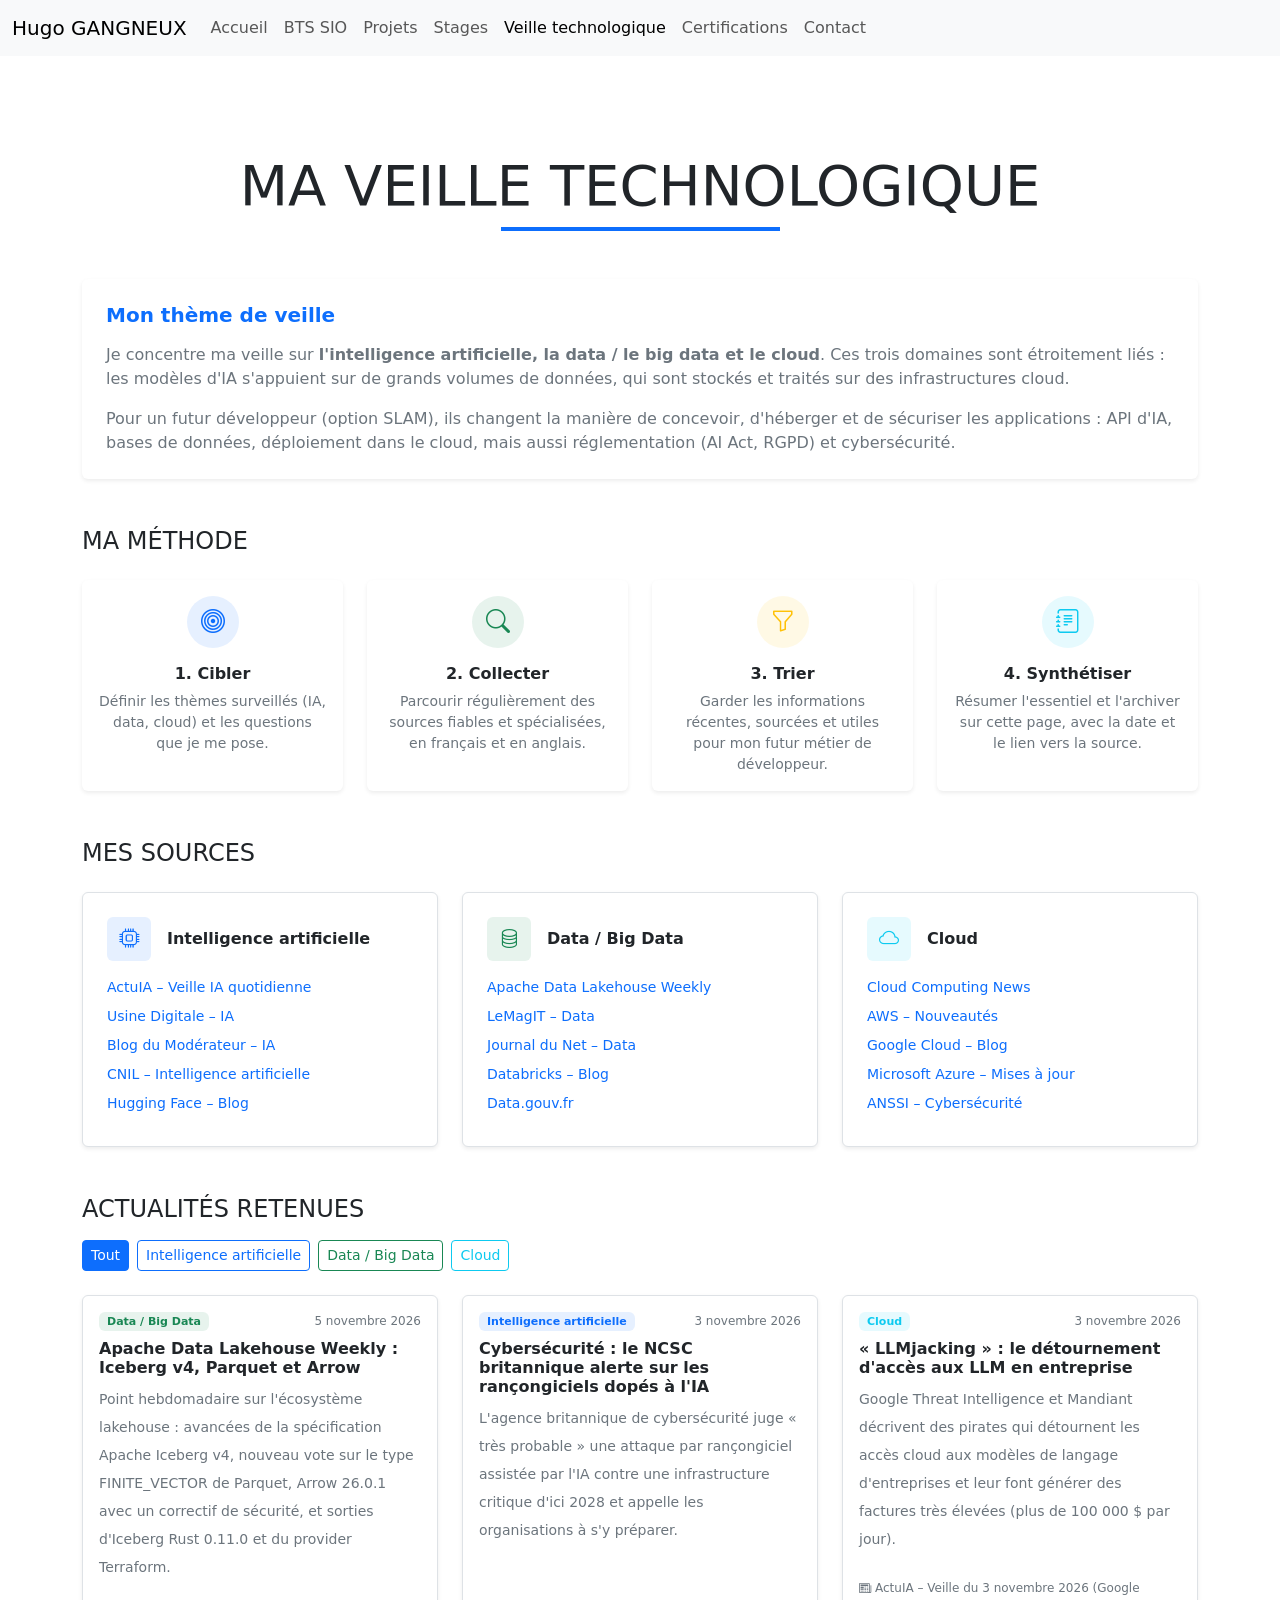
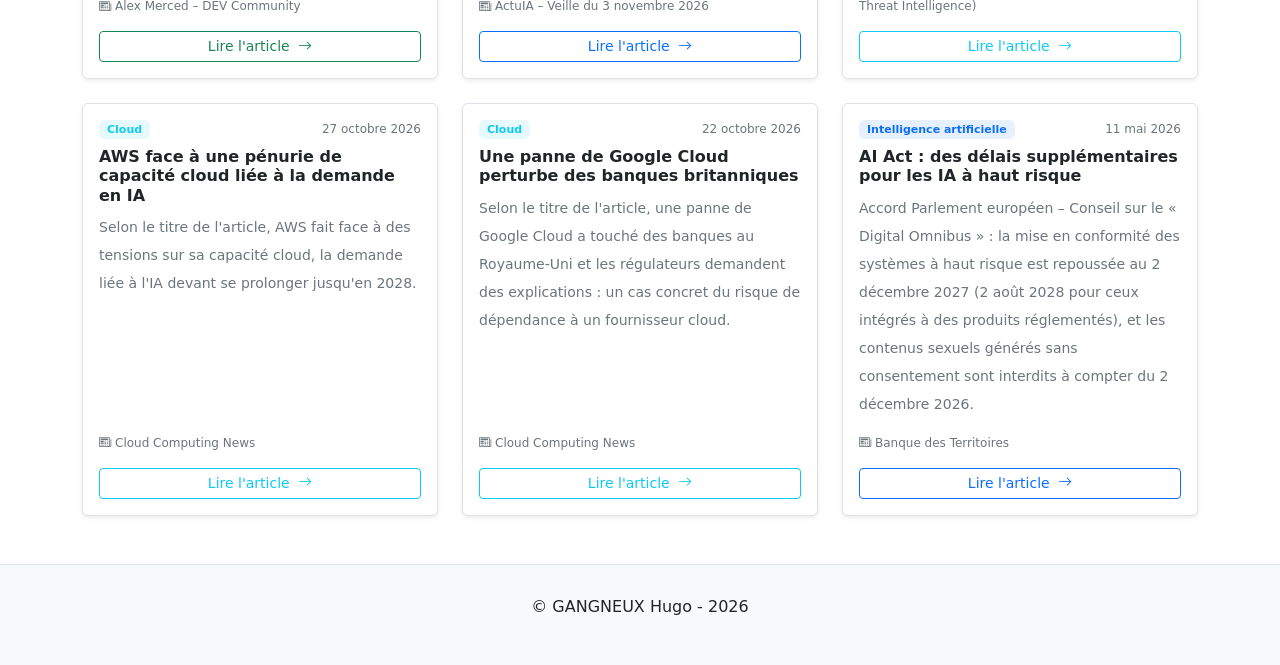
<file: veille.html>
<!DOCTYPE html>
<html>
    <head>
        <meta charset="UTF-8">
        <title>Portfolio-Hugo-GANGNEUX</title>
        <meta name="viewport" content="width=device-width, initial-scale=1.0">
        <link href="https://cdn.jsdelivr.net/npm/bootstrap@5.3.8/dist/css/bootstrap.min.css" rel="stylesheet" 
              integrity="sha384-sRIl4kxILFvY47J16cr9ZwB07vP4J8+LH7qKQnuqkuIAvNWLzeN8tE5YBujZqJLB" crossorigin="anonymous">
        <link rel="stylesheet" href="https://cdn.jsdelivr.net/npm/bootstrap-icons@1.13.1/font/bootstrap-icons.min.css">
        <link rel="stylesheet" href="style.css">
    </head>
    <body>
        
        <nav class="navbar navbar-expand-lg bg-body-tertiary">
  <div class="container-fluid">
    <a class="navbar-brand" href="index.html">Hugo GANGNEUX</a>
    <button class="navbar-toggler" type="button" data-bs-toggle="collapse" data-bs-target="#menu" aria-controls="menu" aria-expanded="false" aria-label="Toggle navigation">
      <span class="navbar-toggler-icon"></span>
    </button>
    <div class="collapse navbar-collapse" id="menu">
      <ul class="navbar-nav me-auto mb-2 mb-lg-0">
        <li class="nav-item">
          <a class="nav-link" href="index.html">Accueil</a>
        </li>
        <li class="nav-item">
          <a class="nav-link" href="bts-sio.html">BTS SIO</a>
        </li>
        <li class="nav-item">
          <a class="nav-link" href="projets.html">Projets</a>
        </li>
        <li class="nav-item">
          <a class="nav-link" href="stages.html">Stages</a>
        </li>
        <li class="nav-item">
          <a class="nav-link active" aria-current="page" href="veille.html">Veille technologique</a>
        </li>
        <li class="nav-item">
          <a class="nav-link" href="certifications.html">Certifications</a>
        </li>
        <li class="nav-item">
          <a class="nav-link" href="contact.html">Contact</a>
        </li>
      </ul>
      
    </div>
  </div>
</nav><main class="container py-5 mt-5">
    <div class="text-center mb-5">
            <h1 class="display-4 fw-light text-uppercase tracking-widest">Ma Veille Technologique</h1>
            <div class="border-top border-primary border-4 w-25 mx-auto"></div>
    </div>

    <!-- Thème -->
    <div class="card border-0 shadow-sm p-4 mb-5">
        <h2 class="h5 fw-bold text-primary mb-3">Mon thème de veille</h2>
        <p class="text-secondary mb-3">Je concentre ma veille sur <strong>l'intelligence artificielle, la data / le big data et le cloud</strong>. Ces trois domaines sont étroitement liés : les modèles d'IA s'appuient sur de grands volumes de données, qui sont stockés et traités sur des infrastructures cloud.</p>
        <p class="text-secondary mb-0">Pour un futur développeur (option SLAM), ils changent la manière de concevoir, d'héberger et de sécuriser les applications : API d'IA, bases de données, déploiement dans le cloud, mais aussi réglementation (AI Act, RGPD) et cybersécurité.</p>
    </div>

    <!-- Méthode -->
    <h2 class="h4 fw-light text-uppercase mb-4">Ma méthode</h2>
    <div class="row g-4 mb-5">
        <div class="col-md-6 col-lg-3">
            <div class="card h-100 border-0 shadow-sm p-3 text-center">
                <div class="rounded-circle bg-primary bg-opacity-10 d-inline-flex align-items-center justify-content-center mx-auto mb-3" style="width:52px;height:52px;"><i class="bi bi-bullseye text-primary fs-4"></i></div>
                <h3 class="h6 fw-semibold">1. Cibler</h3>
                <p class="text-secondary small mb-0">Définir les thèmes surveillés (IA, data, cloud) et les questions que je me pose.</p>
            </div>
        </div>
        <div class="col-md-6 col-lg-3">
            <div class="card h-100 border-0 shadow-sm p-3 text-center">
                <div class="rounded-circle bg-success bg-opacity-10 d-inline-flex align-items-center justify-content-center mx-auto mb-3" style="width:52px;height:52px;"><i class="bi bi-search text-success fs-4"></i></div>
                <h3 class="h6 fw-semibold">2. Collecter</h3>
                <p class="text-secondary small mb-0">Parcourir régulièrement des sources fiables et spécialisées, en français et en anglais.</p>
            </div>
        </div>
        <div class="col-md-6 col-lg-3">
            <div class="card h-100 border-0 shadow-sm p-3 text-center">
                <div class="rounded-circle bg-warning bg-opacity-10 d-inline-flex align-items-center justify-content-center mx-auto mb-3" style="width:52px;height:52px;"><i class="bi bi-funnel text-warning fs-4"></i></div>
                <h3 class="h6 fw-semibold">3. Trier</h3>
                <p class="text-secondary small mb-0">Garder les informations récentes, sourcées et utiles pour mon futur métier de développeur.</p>
            </div>
        </div>
        <div class="col-md-6 col-lg-3">
            <div class="card h-100 border-0 shadow-sm p-3 text-center">
                <div class="rounded-circle bg-info bg-opacity-10 d-inline-flex align-items-center justify-content-center mx-auto mb-3" style="width:52px;height:52px;"><i class="bi bi-journal-text text-info fs-4"></i></div>
                <h3 class="h6 fw-semibold">4. Synthétiser</h3>
                <p class="text-secondary small mb-0">Résumer l'essentiel et l'archiver sur cette page, avec la date et le lien vers la source.</p>
            </div>
        </div>
    </div>

    <!-- Sources -->
    <h2 class="h4 fw-light text-uppercase mb-4">Mes sources</h2>
    <div class="row g-4 mb-5">
        <div class="col-md-4">
            <div class="card h-100 border shadow-sm p-4">
                <div class="d-flex align-items-center gap-3 mb-3">
                    <div class="rounded-2 bg-primary bg-opacity-10 d-flex align-items-center justify-content-center flex-shrink-0" style="width:44px;height:44px;"><i class="bi bi-cpu text-primary fs-5"></i></div>
                    <h3 class="h6 fw-semibold mb-0">Intelligence artificielle</h3>
                </div>
                <ul class="list-unstyled small mb-0"><li class="mb-2"><a href="https://www.actuia.com/veille" target="_blank" rel="noopener" class="text-decoration-none">ActuIA – Veille IA quotidienne</a></li><li class="mb-2"><a href="https://www.usine-digitale.fr/intelligence-artificielle/" target="_blank" rel="noopener" class="text-decoration-none">Usine Digitale – IA</a></li><li class="mb-2"><a href="https://www.blogdumoderateur.com/ia/" target="_blank" rel="noopener" class="text-decoration-none">Blog du Modérateur – IA</a></li><li class="mb-2"><a href="https://www.cnil.fr/fr/intelligence-artificielle" target="_blank" rel="noopener" class="text-decoration-none">CNIL – Intelligence artificielle</a></li><li class="mb-2"><a href="https://huggingface.co/blog" target="_blank" rel="noopener" class="text-decoration-none">Hugging Face – Blog</a></li></ul>
            </div>
        </div>
        <div class="col-md-4">
            <div class="card h-100 border shadow-sm p-4">
                <div class="d-flex align-items-center gap-3 mb-3">
                    <div class="rounded-2 bg-success bg-opacity-10 d-flex align-items-center justify-content-center flex-shrink-0" style="width:44px;height:44px;"><i class="bi bi-database text-success fs-5"></i></div>
                    <h3 class="h6 fw-semibold mb-0">Data / Big Data</h3>
                </div>
                <ul class="list-unstyled small mb-0"><li class="mb-2"><a href="https://dev.to/alexmercedcoder" target="_blank" rel="noopener" class="text-decoration-none">Apache Data Lakehouse Weekly</a></li><li class="mb-2"><a href="https://www.lemagit.fr/" target="_blank" rel="noopener" class="text-decoration-none">LeMagIT – Data</a></li><li class="mb-2"><a href="https://www.journaldunet.com/" target="_blank" rel="noopener" class="text-decoration-none">Journal du Net – Data</a></li><li class="mb-2"><a href="https://www.databricks.com/blog" target="_blank" rel="noopener" class="text-decoration-none">Databricks – Blog</a></li><li class="mb-2"><a href="https://www.data.gouv.fr/" target="_blank" rel="noopener" class="text-decoration-none">Data.gouv.fr</a></li></ul>
            </div>
        </div>
        <div class="col-md-4">
            <div class="card h-100 border shadow-sm p-4">
                <div class="d-flex align-items-center gap-3 mb-3">
                    <div class="rounded-2 bg-info bg-opacity-10 d-flex align-items-center justify-content-center flex-shrink-0" style="width:44px;height:44px;"><i class="bi bi-cloud text-info fs-5"></i></div>
                    <h3 class="h6 fw-semibold mb-0">Cloud</h3>
                </div>
                <ul class="list-unstyled small mb-0"><li class="mb-2"><a href="https://www.cloudcomputing-news.net/" target="_blank" rel="noopener" class="text-decoration-none">Cloud Computing News</a></li><li class="mb-2"><a href="https://aws.amazon.com/new/" target="_blank" rel="noopener" class="text-decoration-none">AWS – Nouveautés</a></li><li class="mb-2"><a href="https://cloud.google.com/blog" target="_blank" rel="noopener" class="text-decoration-none">Google Cloud – Blog</a></li><li class="mb-2"><a href="https://azure.microsoft.com/en-us/updates" target="_blank" rel="noopener" class="text-decoration-none">Microsoft Azure – Mises à jour</a></li><li class="mb-2"><a href="https://cyber.gouv.fr/" target="_blank" rel="noopener" class="text-decoration-none">ANSSI – Cybersécurité</a></li></ul>
            </div>
        </div>
    </div>

    <!-- Actualités -->
    <h2 class="h4 fw-light text-uppercase mb-3">Actualités retenues</h2>
    <div class="d-flex flex-wrap gap-2 mb-4" id="filtres-veille">
        <button type="button" class="btn btn-sm btn-outline-primary active" data-filtre="all">Tout</button>
        <button type="button" class="btn btn-sm btn-outline-primary" data-filtre="ia">Intelligence artificielle</button>
        <button type="button" class="btn btn-sm btn-outline-success" data-filtre="data">Data / Big Data</button>
        <button type="button" class="btn btn-sm btn-outline-info" data-filtre="cloud">Cloud</button>
    </div>

    <!-- Pour ajouter une actualité : copier un bloc <div class="col-md-6 col-lg-4 article" ...> et le coller EN HAUT de la liste (les plus récentes d'abord). data-theme = ia, data, ou cloud. -->
    <div class="row g-4" id="liste-veille">
        <div class="col-md-6 col-lg-4 article" data-theme="data">
            <div class="card h-100 border shadow-sm hover-lift">
                <div class="card-body d-flex flex-column">
                    <div class="d-flex justify-content-between align-items-start mb-2 gap-2">
                        <span class="badge bg-success bg-opacity-10 text-success px-2 py-1" style="font-size:11px;">Data / Big Data</span>
                        <span class="text-secondary" style="font-size:12px;">5 novembre 2026</span>
                    </div>
                    <h3 class="h6 fw-semibold mb-2">Apache Data Lakehouse Weekly : Iceberg v4, Parquet et Arrow</h3>
                    <p class="text-secondary small lh-lg flex-grow-1">Point hebdomadaire sur l&#x27;écosystème lakehouse : avancées de la spécification Apache Iceberg v4, nouveau vote sur le type FINITE_VECTOR de Parquet, Arrow 26.0.1 avec un correctif de sécurité, et sorties d&#x27;Iceberg Rust 0.11.0 et du provider Terraform.</p>
                    <div class="text-secondary mb-3" style="font-size:12px;"><i class="bi bi-newspaper me-1"></i>Alex Merced – DEV Community</div>
                    <a href="https://dev.to/alexmercedcoder/apache-data-lakehouse-weekly-october-28-to-november-4-2026-155h" target="_blank" rel="noopener" class="btn btn-sm btn-outline-success">Lire l'article <i class="bi bi-arrow-right ms-1"></i></a>
                </div>
            </div>
        </div>
        <div class="col-md-6 col-lg-4 article" data-theme="ia">
            <div class="card h-100 border shadow-sm hover-lift">
                <div class="card-body d-flex flex-column">
                    <div class="d-flex justify-content-between align-items-start mb-2 gap-2">
                        <span class="badge bg-primary bg-opacity-10 text-primary px-2 py-1" style="font-size:11px;">Intelligence artificielle</span>
                        <span class="text-secondary" style="font-size:12px;">3 novembre 2026</span>
                    </div>
                    <h3 class="h6 fw-semibold mb-2">Cybersécurité : le NCSC britannique alerte sur les rançongiciels dopés à l&#x27;IA</h3>
                    <p class="text-secondary small lh-lg flex-grow-1">L&#x27;agence britannique de cybersécurité juge « très probable » une attaque par rançongiciel assistée par l&#x27;IA contre une infrastructure critique d&#x27;ici 2028 et appelle les organisations à s&#x27;y préparer.</p>
                    <div class="text-secondary mb-3" style="font-size:12px;"><i class="bi bi-newspaper me-1"></i>ActuIA – Veille du 3 novembre 2026</div>
                    <a href="https://www.actuia.com/veille/2026-11-03/" target="_blank" rel="noopener" class="btn btn-sm btn-outline-primary">Lire l'article <i class="bi bi-arrow-right ms-1"></i></a>
                </div>
            </div>
        </div>
        <div class="col-md-6 col-lg-4 article" data-theme="cloud">
            <div class="card h-100 border shadow-sm hover-lift">
                <div class="card-body d-flex flex-column">
                    <div class="d-flex justify-content-between align-items-start mb-2 gap-2">
                        <span class="badge bg-info bg-opacity-10 text-info px-2 py-1" style="font-size:11px;">Cloud</span>
                        <span class="text-secondary" style="font-size:12px;">3 novembre 2026</span>
                    </div>
                    <h3 class="h6 fw-semibold mb-2">« LLMjacking » : le détournement d&#x27;accès aux LLM en entreprise</h3>
                    <p class="text-secondary small lh-lg flex-grow-1">Google Threat Intelligence et Mandiant décrivent des pirates qui détournent les accès cloud aux modèles de langage d&#x27;entreprises et leur font générer des factures très élevées (plus de 100 000 $ par jour).</p>
                    <div class="text-secondary mb-3" style="font-size:12px;"><i class="bi bi-newspaper me-1"></i>ActuIA – Veille du 3 novembre 2026 (Google Threat Intelligence)</div>
                    <a href="https://www.actuia.com/veille/2026-11-03/" target="_blank" rel="noopener" class="btn btn-sm btn-outline-info">Lire l'article <i class="bi bi-arrow-right ms-1"></i></a>
                </div>
            </div>
        </div>
        <div class="col-md-6 col-lg-4 article" data-theme="cloud">
            <div class="card h-100 border shadow-sm hover-lift">
                <div class="card-body d-flex flex-column">
                    <div class="d-flex justify-content-between align-items-start mb-2 gap-2">
                        <span class="badge bg-info bg-opacity-10 text-info px-2 py-1" style="font-size:11px;">Cloud</span>
                        <span class="text-secondary" style="font-size:12px;">27 octobre 2026</span>
                    </div>
                    <h3 class="h6 fw-semibold mb-2">AWS face à une pénurie de capacité cloud liée à la demande en IA</h3>
                    <p class="text-secondary small lh-lg flex-grow-1">Selon le titre de l&#x27;article, AWS fait face à des tensions sur sa capacité cloud, la demande liée à l&#x27;IA devant se prolonger jusqu&#x27;en 2028.</p>
                    <div class="text-secondary mb-3" style="font-size:12px;"><i class="bi bi-newspaper me-1"></i>Cloud Computing News</div>
                    <a href="https://www.cloudcomputing-news.net/news/aws-capacity-ai-demand-2028/" target="_blank" rel="noopener" class="btn btn-sm btn-outline-info">Lire l'article <i class="bi bi-arrow-right ms-1"></i></a>
                </div>
            </div>
        </div>
        <div class="col-md-6 col-lg-4 article" data-theme="cloud">
            <div class="card h-100 border shadow-sm hover-lift">
                <div class="card-body d-flex flex-column">
                    <div class="d-flex justify-content-between align-items-start mb-2 gap-2">
                        <span class="badge bg-info bg-opacity-10 text-info px-2 py-1" style="font-size:11px;">Cloud</span>
                        <span class="text-secondary" style="font-size:12px;">22 octobre 2026</span>
                    </div>
                    <h3 class="h6 fw-semibold mb-2">Une panne de Google Cloud perturbe des banques britanniques</h3>
                    <p class="text-secondary small lh-lg flex-grow-1">Selon le titre de l&#x27;article, une panne de Google Cloud a touché des banques au Royaume-Uni et les régulateurs demandent des explications : un cas concret du risque de dépendance à un fournisseur cloud.</p>
                    <div class="text-secondary mb-3" style="font-size:12px;"><i class="bi bi-newspaper me-1"></i>Cloud Computing News</div>
                    <a href="https://www.cloudcomputing-news.net/news/google-cloud-outage-uk-banking-regulators/" target="_blank" rel="noopener" class="btn btn-sm btn-outline-info">Lire l'article <i class="bi bi-arrow-right ms-1"></i></a>
                </div>
            </div>
        </div>
        <div class="col-md-6 col-lg-4 article" data-theme="ia">
            <div class="card h-100 border shadow-sm hover-lift">
                <div class="card-body d-flex flex-column">
                    <div class="d-flex justify-content-between align-items-start mb-2 gap-2">
                        <span class="badge bg-primary bg-opacity-10 text-primary px-2 py-1" style="font-size:11px;">Intelligence artificielle</span>
                        <span class="text-secondary" style="font-size:12px;">11 mai 2026</span>
                    </div>
                    <h3 class="h6 fw-semibold mb-2">AI Act : des délais supplémentaires pour les IA à haut risque</h3>
                    <p class="text-secondary small lh-lg flex-grow-1">Accord Parlement européen – Conseil sur le « Digital Omnibus » : la mise en conformité des systèmes à haut risque est repoussée au 2 décembre 2027 (2 août 2028 pour ceux intégrés à des produits réglementés), et les contenus sexuels générés sans consentement sont interdits à compter du 2 décembre 2026.</p>
                    <div class="text-secondary mb-3" style="font-size:12px;"><i class="bi bi-newspaper me-1"></i>Banque des Territoires</div>
                    <a href="https://www.banquedesterritoires.fr/ai-act-des-delais-supplementaires-pour-la-mise-en-conformite-des-ia-haut-risque" target="_blank" rel="noopener" class="btn btn-sm btn-outline-primary">Lire l'article <i class="bi bi-arrow-right ms-1"></i></a>
                </div>
            </div>
        </div>
    </div>
</main>
<script>
    // Filtre des actualités par thème
    (function () {
        var boutons = document.querySelectorAll('#filtres-veille button');
        var articles = document.querySelectorAll('#liste-veille .article');
        boutons.forEach(function (b) {
            b.addEventListener('click', function () {
                var f = b.getAttribute('data-filtre');
                boutons.forEach(function (x) {
                    var actif = x === b;
                    x.classList.toggle('active', actif);
                });
                articles.forEach(function (a) {
                    a.classList.toggle('d-none', f !== 'all' && a.getAttribute('data-theme') !== f);
                });
            });
        });
    })();
</script><footer class='text-center'>
    <p>&copy; GANGNEUX Hugo - 2026</p>

</footer>        <script src="https://cdn.jsdelivr.net/npm/bootstrap@5.3.8/dist/js/bootstrap.bundle.min.js" 
integrity="sha384-FKyoEForCGlyvwx9Hj09JcYn3nv7wiPVlz7YYwJrWVcXK/BmnVDxM+D2scQbITxI" crossorigin="anonymous"></script>
    </body>
    
</html>
</file>
<file: style.css>
/* --- Flèche dans accueil --- */
/* Ligne verticale de la timeline */
.timeline-line {
    position: absolute;        /* Positionnement absolu pour superposition */
    left: 50%;                 /* Positionne au centre horizontalement */
    transform: translateX(-50%); /* Décale de 50% de sa largeur pour vrai centrage */
    width: 2px;                /* Largeur très fine de la ligne */
    height: 90%;              /* Prend toute la hauteur du conteneur */
    /* Gradient gris vers bleu du bas vers le haut */
    background: linear-gradient(to top, #909090 0%, #001eff 100%);
    z-index: 1;                /* Reste derrière les points de la timeline */
}

/* Petite flèche au-dessus de la ligne */
.timeline-line::after {
    content: '';               /* Crée un pseudo-élément vide */
    position: absolute;        /* Positionnement absolu par rapport à .timeline-line */
    top: -12px;                /* Place la flèche 12px au-dessus de la ligne */
    left: 50%;                 /* Centre horizontalement */
    transform: translateX(-50%); /* Ajuste le centrage de la flèche */
    
    /* Crée un triangle pointant vers le haut avec les borders */
    border-left: 10px solid transparent;      /* Côté gauche transparent */
    border-right: 10px solid transparent;     /* Côté droit transparent */
    border-bottom: 15px solid #2200ff;        /* Base bleu qui crée le triangle */
}

/* Points circulaires sur la timeline */
.timeline-dot {
    width: 22px;               /* Largeur du point circulaire */
    height: 22px;              /* Hauteur du point circulaire */
    background-color: #0d6efd; /* Couleur bleu du point */
    border: 4px solid #fff;    /* Bordure blanche autour du point */
    border-radius: 50%;        /* Rend le carré circulaire */
    z-index: 3;                /* Au-dessus de la ligne (z-index 1) */
    /* Ajoute une lueur autour du point */
    box-shadow: 0 0 8px rgba(13,110,253,0.4);
}

/* CARD  */
.hover-lift {
    transition: transform 0.3s ease, box-shadow 0.3s ease;
}

.hover-lift:hover {
    transform: translateY(-10px); 
    box-shadow: 0 10px 25px rgba(0,0,0,0.1) ;
}


.card-link {
    opacity: 0;
    transition: opacity 0.3s ease;
}


.card-card:hover .card-link {
    opacity: 1;
}

/* veille */
.flip-card {
    perspective: 1000px;
	}
    .flip-card-inner {
        position: relative;
        width: 100%;
        height: 100%;
        text-align: center;
        transition: transform 0.6s;
        transform-style: preserve-3d;
    }

    .flip-card:hover .flip-card-inner {
        transform: rotateY(180deg);
    }

    .flip-card-front,
    .flip-card-back {
        position: absolute;
        width: 100%;
        height: 100%;
        backface-visibility: hidden;
    }

    .flip-card-front {
        background-color: #f8f9fa;
        color: #000;
    }

    .flip-card-back {
        background-color: #343a40;
        color: #000;
        transform: rotateY(180deg);
    }

    .card-img-top {
        max-height: 200px;
        object-fit: cover;
    }

/* --- Footer --- */
html {
    height: 100%;
}

body {
    display: flex;
    flex-direction: column;
    min-height: 100vh;
    margin: 0;
    padding: 0;
}

nav {
    flex-shrink: 0;
}

main {
    flex: 1;
}

footer {
    flex-shrink: 0;
    padding: 30px 0;
    background-color: #f8f9fa;
    border-top: 1px solid #dee2e6;
    text-align: center;
    width: 100%;
}
</file>
